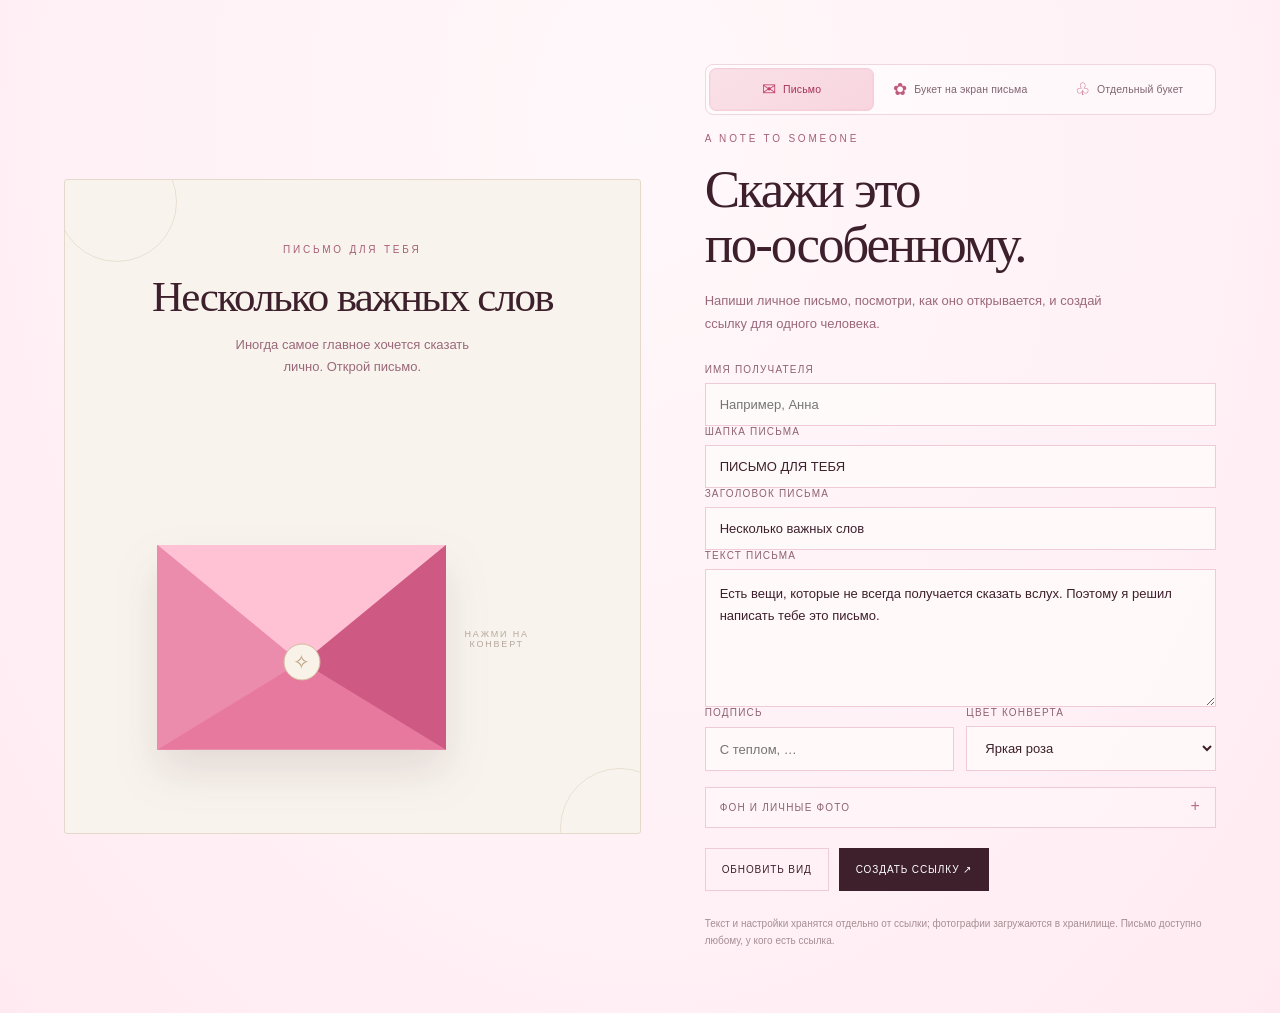
<file: index.html>
<!doctype html>
<html lang="ru">
<head>
  <meta charset="utf-8">
  <meta name="viewport" content="width=device-width, initial-scale=1">
  <meta name="theme-color" content="#fff0f5">
  <title>Письмо для тебя</title>
  <meta name="description" content="Красивое письмо, которое открывается прямо из конверта.">
<style>
*{box-sizing:border-box}
:root{--bg:#fff0f5;--bg2:#fff7f8;--paper:#fffdfb;--paper-edge:#ead9d6;--ink:#3e202d;--muted:#9a687a;--rose:#e7789e;--rose-dark:#ce5a83;--rose-light:#ffc1d4;--rose-mid:#ec8cac;--berry:#ad426b;--shadow:0 28px 70px rgba(113,48,73,.14);--ease:cubic-bezier(.22,.8,.22,1)}
html,body{margin:0;min-height:100%;background:var(--bg);color:var(--ink);font-family:"DM Sans",sans-serif}
body{background:radial-gradient(ellipse at 50% 12%,#fff8fa 0%,var(--bg) 68%,#ffeaf1 100%)}
button,input,textarea,select{font:inherit}
button{cursor:pointer}
[hidden]{display:none!important}
.app{min-height:100vh;display:grid;grid-template-columns:minmax(440px,1.06fr) minmax(390px,.94fr);gap:clamp(28px,5vw,88px);align-items:center;max-width:1440px;margin:0 auto;padding:clamp(24px,5vw,72px)}
.preview-panel{display:flex;justify-content:center;min-width:0}
.preview-paper{position:relative;width:min(100%,650px);min-height:650px;aspect-ratio: .88;background:#f8f4ed;border:1px solid #e5d9cb;border-radius:3px;display:flex;flex-direction:column;align-items:center;padding:clamp(34px,5vw,70px) 28px 24px;overflow:hidden}
.corner{position:absolute;width:120px;height:120px;border:1px solid #e8dfd2;border-radius:50%;pointer-events:none}
.corner-top{top:-38px;left:-8px}.corner-bottom{bottom:-55px;right:-40px}
.preview-heading{text-align:center;position:relative;z-index:1}
.eyebrow{font-size:10px;letter-spacing:.28em;text-transform:uppercase;color:#a65f79;margin:0 0 18px}
.preview-heading h1,.editor-content h2,.full-letter h1{font-family:"Playfair Display",Georgia,serif;font-weight:400;letter-spacing:-.04em}
.preview-heading h1{font-size:clamp(30px,3.5vw,43px);line-height:1.13;margin:0 0 12px}
.intro{font-size:13px;line-height:1.7;color:var(--muted);margin:0}
.envelope-stage{width:min(100%,390px);height:300px;position:relative;display:flex;align-items:center;justify-content:center;margin:auto 0 12px;perspective:1100px}
.envelope{--env-height:205px;position:relative;overflow:hidden;display:block;border:0;background:transparent;padding:0;width:min(100%,350px);height:var(--env-height);isolation:isolate;perspective:1000px;filter:drop-shadow(0 22px 22px rgba(89,37,57,.12));transition:filter .35s ease,transform .35s ease;outline-offset:8px}
.envelope:hover{filter:drop-shadow(0 26px 26px rgba(89,37,57,.16))}
.env-back,.env-pocket,.env-left,.env-right,.env-flap,.letter-peek{position:absolute;inset:0;display:block}
.env-back{background:var(--rose-light);border:1px solid rgba(148,52,86,.12);z-index:1}
.letter-peek{left:8%;width:84%;height:100%;top:0;bottom:auto;background:var(--paper);border:1px solid #f0dce3;box-shadow:0 3px 12px rgba(83,32,52,.07);z-index:2;padding:14px 12px 10px;display:flex;flex-direction:column;align-items:center;text-align:center;overflow:hidden;transform:translateY(0) scale(.985);transform-origin:50% 100%;transition:transform .62s cubic-bezier(.2,.72,.2,1);pointer-events:none}
.peek-topline{font-size:6px;letter-spacing:.22em;color:#ad6e83;margin:4px 0 10px}
.peek-title{font-family:"Playfair Display",Georgia,serif;font-size:17px;line-height:1.2;color:var(--ink)}
.peek-rule{width:28px;height:1px;background:#e4a6bb;margin:10px auto}
.peek-copy{font-family:"Playfair Display",Georgia,serif;font-size:9px;line-height:1.55;color:#755360;max-width:100%;overflow:hidden;display:-webkit-box;-webkit-line-clamp:3;-webkit-box-orient:vertical}
.env-pocket{z-index:3;inset:0;background:var(--rose);clip-path:polygon(0 0,50% 57%,100% 0,100% 100%,0 100%);pointer-events:none}
.env-left{z-index:4;background:var(--rose-mid);clip-path:polygon(0 0,50% 57%,0 100%);pointer-events:none}
.env-right{z-index:4;background:var(--rose-dark);clip-path:polygon(100% 0,50% 57%,100% 100%);pointer-events:none}
.env-flap{z-index:5;background:var(--rose-light);clip-path:polygon(0 0,100% 0,50% 58%);transform-origin:50% 0;transform:rotateX(0deg);backface-visibility:hidden;transition:transform .55s var(--ease);pointer-events:none}
.seal{position:absolute;z-index:6;left:50%;top:57%;transform:translate(-50%,-50%);width:37px;height:37px;border-radius:50%;background:#f8f2e9;border:1px solid #d4b89e;display:grid;place-items:center;color:#bd9d7d;font-size:17px;transition:opacity .2s ease,transform .35s var(--ease);pointer-events:none}
.seal span{font-family:Georgia,"Times New Roman",serif;font-variant-emoji:text;font-size:20px;font-weight:400;color:#bd9d7d;line-height:1}
.seal span{line-height:1}
.open-hint,.preview-footer{font-size:9px;letter-spacing:.2em;color:#b5a89d;text-align:center}
.open-hint{margin:0 0 16px}
.preview-footer{display:none!important;margin:16px 0 0;font-weight:600}
.editor-panel{min-width:0;display:flex;justify-content:center}
.editor-content{width:min(100%,470px)}
.editor-content>.eyebrow{margin-bottom:14px}
.editor-content h2{font-size:clamp(38px,4.2vw,53px);line-height:1.04;margin:0 0 18px}
.editor-lead{color:var(--muted);font-size:13px;line-height:1.75;max-width:410px;margin:0 0 28px}
#letterForm{display:grid;gap:16px}
label{display:grid;gap:8px;font-size:10px;letter-spacing:.12em;text-transform:uppercase;color:#8e6272}
input,textarea,select{width:100%;border:1px solid #efcad7;background:rgba(255,253,251,.72);border-radius:0;color:var(--ink);padding:13px 14px;outline:none;letter-spacing:normal;text-transform:none;font-size:13px;transition:border-color .2s,box-shadow .2s}
textarea{resize:vertical;min-height:120px;line-height:1.7}
input:focus,textarea:focus,select:focus{border-color:#d97c9b;box-shadow:0 0 0 3px rgba(217,124,155,.12)}
.form-row{display:grid;grid-template-columns:1fr 1fr;gap:12px}
.actions{display:flex;gap:10px;flex-wrap:wrap;margin-top:4px}
.button{border:1px solid #efcad7;padding:12px 16px;font-size:10px;letter-spacing:.09em;text-transform:uppercase;min-height:43px;transition:transform .2s,background .2s,border-color .2s}
.button:active{transform:translateY(1px)}
.button-secondary{background:transparent;color:var(--ink)}
.button-secondary:hover{background:#fff7f9}
.button-primary{background:#3e202d;border-color:#3e202d;color:#fff}
.button-primary:hover{background:#5b2b40}
.footnote{font-size:10px;line-height:1.7;color:#a68d94;margin:24px 0 0}
.share-result{margin-top:8px;padding:15px;border:1px solid #efcad7;background:rgba(255,255,255,.55)}
.share-result p{font-size:12px;margin:0 0 10px;color:var(--ink)}
.share-row{display:flex;gap:8px}.share-row input{min-width:0;font-size:11px}.share-row .button{white-space:nowrap}
.share-result small{display:block;margin-top:9px;font-size:10px;line-height:1.5;color:#a68d94}

/* Recipient mode */
.recipient-view{min-height:100svh;position:relative;overflow:hidden;padding:clamp(18px,4vw,40px);display:flex;flex-direction:column;align-items:center;justify-content:center;background:radial-gradient(ellipse at 50% 25%,#fff9fb 0%,#fff0f5 65%,#ffe9f0 100%);isolation:isolate}
.recipient-topline{position:absolute;top:28px;left:0;right:0;text-align:center;font-size:9px;letter-spacing:.3em;color:#b07a8d}
.close-letter{position:fixed;top:20px;right:24px;width:42px;height:42px;border:1px solid #efcad7;background:rgba(255,253,251,.85);color:var(--ink);font-size:26px;line-height:1;z-index:30;border-radius:50%;box-shadow:0 4px 18px rgba(83,32,52,.08)}
.recipient-envelope-wrap{width:min(100%,500px);display:flex;flex-direction:column;align-items:center;transition:opacity .35s ease,transform .35s ease}
.recipient-caption{font-family:"Playfair Display",Georgia,serif;font-size:clamp(25px,5vw,36px);text-align:center;line-height:1.2;margin:0 0 42px;max-width:420px}
.recipient-envelope{width:min(100%,420px);height:clamp(190px,48vw,250px);--env-height:250px;flex:none;overflow:hidden}
.recipient-envelope .letter-peek{top:-7%;height:112%;transform:translateY(28px) scale(.985);padding:14px 16px 10px}
.recipient-envelope .peek-topline{font-size:7px;margin:8px 0 13px}
.recipient-envelope .peek-title{font-size:clamp(18px,4vw,24px)}
.recipient-envelope .peek-copy{font-size:11px}
.recipient-envelope .seal{width:40px;height:40px}
.recipient-hint{font-size:9px;letter-spacing:.22em;color:#b38b99;margin:28px 0 0}

/* Staged flight: envelope remains a single stable object; the readable letter is a separate sheet that morphs to a viewport-sized page. */
.recipient-view.is-opening .recipient-envelope .env-flap{transform:rotateX(180deg);z-index:2}
.recipient-view.is-opening .recipient-envelope .seal{opacity:0;transform:translate(-50%,-50%) scale(.7)}
.recipient-view.is-opening .recipient-envelope .letter-peek{transform:translateY(-48px) scale(1);z-index:2}
.recipient-view.is-opening .recipient-hint,.recipient-view.is-opening .recipient-caption{opacity:0;transition:opacity .25s}
.letter-overlay{position:fixed;inset:0;z-index:20;display:grid;place-items:center;padding:clamp(14px,4vw,48px);background:rgba(255,239,245,0);opacity:0;visibility:hidden;pointer-events:none;transition:background .45s ease,opacity .35s ease,visibility 0s linear .7s}
.letter-overlay.is-visible{opacity:1;visibility:visible;pointer-events:auto;background:rgba(255,239,245,.97);transition:background .45s ease,opacity .35s ease,visibility 0s}
.full-letter{position:relative;width:min(100%,760px);max-height:min(86svh,980px);overflow:auto;overscroll-behavior:contain;background:var(--paper);border:1px solid #ecd9df;box-shadow:0 24px 90px rgba(104,43,67,.15);padding:clamp(30px,6vw,76px) clamp(24px,8vw,92px);text-align:center;opacity:0;transform:translateY(28px) scale(.88);transform-origin:50% 10%;border-radius:2px;scrollbar-color:#e6a6bd transparent;scrollbar-width:thin}
.full-letter:before,.full-letter:after{content:"";position:absolute;left:clamp(12px,2.5vw,24px);right:clamp(12px,2.5vw,24px);height:1px;background:#f0e2e5}
.full-letter:before{top:12px}.full-letter:after{bottom:12px}
.letter-overlay.is-visible .full-letter{animation:sheet-arrive .78s var(--ease) both}
@keyframes sheet-arrive{0%{opacity:0;transform:translateY(34px) scale(.86)}55%{opacity:1;transform:translateY(-5px) scale(1.012)}78%{transform:translateY(2px) scale(.997)}100%{opacity:1;transform:translateY(0) scale(1)}}
.letter-decoration{color:#e4a1b8;letter-spacing:.18em;font-size:14px}
.letter-decoration-top{margin-bottom:22px}
.letter-eyebrow{font-size:9px;letter-spacing:.28em;color:#b06e87;text-transform:uppercase;margin:0 0 18px}
.full-letter h1{font-size:clamp(30px,5vw,48px);line-height:1.12;margin:0 auto 16px;max-width:570px}
.to-line{font-size:13px;color:#a3657c;margin:0 0 20px}
.letter-divider{display:flex;align-items:center;gap:15px;justify-content:center;color:#d99ab0;margin:20px auto 26px;max-width:220px}
.letter-divider:before,.letter-divider:after{content:"";height:1px;background:#ecd4dd;flex:1}
.full-message{font-family:"Playfair Display",Georgia,serif;font-size:clamp(17px,2.3vw,21px);line-height:1.9;white-space:pre-wrap;overflow-wrap:anywhere;color:#563541;text-align:left;max-width:560px;margin:0 auto}
.full-signature{font-family:"Playfair Display",Georgia,serif;font-style:italic;font-size:20px;color:#a35e79;text-align:right;max-width:560px;margin:28px auto 34px;white-space:pre-wrap;overflow-wrap:anywhere}

.recipient-view.theme-blush{--rose:#ed9bb4;--rose-dark:#dc7e9d;--rose-mid:#f0a6bc;--rose-light:#ffd5e0}
.recipient-view.theme-berry{--rose:#bf527a;--rose-dark:#96345c;--rose-mid:#d87596;--rose-light:#f1b1c8}
.recipient-view.theme-rose{--rose:#e7789e;--rose-dark:#ce5a83;--rose-mid:#ec8cac;--rose-light:#ffc1d4}
@media(max-width:900px){.app{grid-template-columns:1fr;gap:34px;padding:22px}.preview-paper{min-height:580px;width:min(100%,560px)}.editor-content{width:min(100%,560px)}.editor-content h2{font-size:44px}.envelope-stage{height:270px}.envelope{width:min(100%,350px)}}
@media(max-width:520px){.app{padding:12px;gap:28px}.preview-paper{min-height:520px;padding:38px 18px 20px}.preview-heading h1{font-size:32px}.envelope-stage{height:235px;width:100%}.envelope{width:min(100%,320px);height:185px}.editor-content{padding:10px 7px 28px}.editor-content h2{font-size:40px}.form-row{grid-template-columns:1fr}.actions .button{flex:1}.recipient-view{padding:18px}.recipient-caption{margin-bottom:36px}.recipient-envelope{height:clamp(180px,52vw,230px)}.full-letter{max-height:88svh;padding:34px 23px}.full-message{font-size:17px;line-height:1.8}.close-letter{top:12px;right:12px;width:38px;height:38px}.desktop-only{display:none}}
@media(prefers-reduced-motion:reduce){*,*:before,*:after{scroll-behavior:auto!important;animation-duration:.01ms!important;animation-iteration-count:1!important;transition-duration:.01ms!important}}

.preview-paper.is-opening .env-flap{transform:rotateX(180deg);z-index:2}
.preview-paper.is-opening .seal{opacity:0;transform:translate(-50%,-50%) scale(.7)}
.preview-paper.is-opening .letter-peek{transform:translateY(-48px) scale(1);z-index:2}


/* Smooth, staged letter flight */
.recipient-view.is-opening .recipient-envelope .letter-peek > *,
.preview-paper.is-opening .letter-peek > *{opacity:0!important;transition:opacity .18s ease}
.recipient-view.is-opening .recipient-envelope .env-flap,
.preview-paper.is-opening .env-flap{transform:rotateX(180deg);z-index:2}
.recipient-view.is-opening .recipient-envelope .seal,
.preview-paper.is-opening .seal{opacity:0;transform:translate(-50%,-50%) scale(.72)}
/* The sheet remains behind the pocket; only its top edge emerges from the envelope. */
.recipient-view.is-opening .recipient-envelope .letter-peek,
.preview-paper.is-opening .letter-peek{transform:translateY(-48px) scale(1);z-index:2}
.letter-overlay{transition:background .55s ease,opacity .35s ease,visibility 0s linear .8s}
.letter-overlay.is-visible{transition:background .55s ease,opacity .35s ease,visibility 0s}
.letter-bottom-actions{opacity:0;visibility:hidden;transition:opacity .25s ease,visibility 0s linear .5s}
.letter-overlay.is-visible .letter-bottom-actions{opacity:1;visibility:visible;transition:opacity .3s ease .5s,visibility 0s}
.full-letter{transform-origin:top left;will-change:transform,left,top;width:min(100%,760px);height:min(86svh,980px);max-height:none;overflow:hidden}
.letter-overlay.is-visible .full-letter{animation:none}
.letter-bottom-actions{position:fixed;left:0;right:0;bottom:max(16px,env(safe-area-inset-bottom));z-index:26;display:flex;justify-content:center;pointer-events:none;padding:0 16px}
.letter-bottom-actions .button{pointer-events:auto;min-width:180px;padding:14px 22px;box-shadow:0 8px 28px rgba(62,32,45,.16)}
@media(max-width:520px){.full-letter{height:80svh;max-height:none}.letter-bottom-actions{bottom:max(12px,env(safe-area-inset-bottom))}.letter-bottom-actions .button{min-height:44px}}


/* Regression fix: closed sheet is constrained to the envelope box, so no paper edge can leak out below. */
.envelope:not(.is-opening) .letter-peek{top:0!important;height:100%!important;transform:translateY(0) scale(.985)!important}
.envelope:not(.is-opening) .env-back{z-index:1}
.envelope:not(.is-opening) .letter-peek{z-index:2}
.envelope:not(.is-opening) .env-pocket{z-index:3}
.envelope:not(.is-opening) .env-left,.envelope:not(.is-opening) .env-right{z-index:4}
.envelope:not(.is-opening) .env-flap{z-index:5}


/* Decorative star is drawn with CSS, never rendered as a platform emoji. */
.letter-decoration-top{font-size:0!important;color:var(--rose)!important;width:30px;height:30px;margin:0 auto 18px;display:block}
.letter-decoration-top:before{content:"";display:block;width:26px;height:26px;margin:2px auto;background:var(--rose);clip-path:polygon(50% 0%,61% 36%,100% 50%,61% 61%,50% 100%,39% 61%,0% 50%,39% 36%);opacity:.72}
.full-letter{overflow-x:hidden;overflow-y:auto;overscroll-behavior:contain}
.full-letter:before,.full-letter:after{display:none!important;content:none!important}
.letter-divider:before,.letter-divider:after{display:none!important;content:none!important}


/* User-selected background image and personal floating photos */
.visual-settings{border:1px solid #efcad7;background:rgba(255,255,255,.28);padding:12px 14px}
.visual-settings>summary{cursor:pointer;list-style:none;position:relative;padding:2px 22px 2px 0;font-size:10px;letter-spacing:.12em;text-transform:uppercase;color:#8e6272}
.visual-settings>summary::-webkit-details-marker{display:none}
.visual-settings>summary:after{content:"+";position:absolute;right:0;top:0;font-size:16px;line-height:12px;color:#b86f88}
.visual-settings[open]>summary:after{content:"−"}
.visual-settings-body{display:grid;gap:13px;margin-top:15px}
.visual-settings input[type=file]{font-size:12px;letter-spacing:normal;text-transform:none;padding:9px;background:rgba(255,253,251,.8);max-width:100%}
.file-help{font-size:10px;line-height:1.55;letter-spacing:normal;text-transform:none;color:#a68d94;margin:0}
.background-preview{height:86px;background-size:cover;background-position:center;border:1px solid #efcad7;box-shadow:0 4px 12px rgba(83,32,52,.06)}
.personal-photo-previews{display:flex;flex-wrap:wrap;gap:8px}
.personal-photo-thumb{position:relative;width:54px;height:68px;padding:3px;background:#fff;border:1px solid #e9bfce;box-shadow:0 2px 8px rgba(83,32,52,.08);cursor:pointer}
.personal-photo-thumb img{display:block;width:100%;height:100%;object-fit:cover}
.personal-photo-thumb span{position:absolute;top:-6px;right:-6px;width:19px;height:19px;border-radius:50%;background:#54283a;color:#fff;font-size:15px;line-height:18px;text-align:center;box-shadow:0 1px 4px rgba(0,0,0,.15)}
.image-status{font-size:10px;line-height:1.5;color:#a65f79;margin:0}
.recipient-view{background-size:cover;background-position:center;background-repeat:no-repeat}
.recipient-view.has-photo-background{background-color:#fff0f5}
.floating-photos{position:absolute;inset:0;z-index:1;overflow:hidden;pointer-events:none}
.floating-photo{position:absolute;display:block;width:clamp(82px,10vw,145px);aspect-ratio:3/4;object-fit:cover;padding:5px 5px 17px;background:#fffdfb;border:1px solid rgba(235,207,218,.9);border-radius:2px;box-shadow:0 12px 30px rgba(74,25,45,.15);opacity:.97;transform:rotate(var(--photo-tilt,0deg))}
.recipient-topline{z-index:2}
.recipient-envelope-wrap{position:relative;z-index:2}
@media(max-width:700px){.floating-photo{width:clamp(48px,13vw,72px);padding:3px 3px 10px;box-shadow:0 7px 17px rgba(74,25,45,.15)}}


/* Photo layout editor: drag images into place; crop + frame options are persisted with the letter. */
.photo-placement-editor{display:grid;gap:10px}
.photo-placement-stage{position:relative;width:100%;min-height:220px;aspect-ratio:1.45/1;max-height:330px;overflow:hidden;border:1px solid #e9cad5;background:radial-gradient(ellipse at 50% 38%,#fff9fb,#ffeaf1);touch-action:none;user-select:none}
.placement-stage-label{position:absolute;top:10px;left:0;right:0;text-align:center;font-size:7px;letter-spacing:.22em;color:#b98798;pointer-events:none}
.placement-mini-envelope{position:absolute;width:40%;height:27%;left:50%;top:52%;transform:translate(-50%,-50%);background:var(--rose-light);box-shadow:0 6px 13px rgba(83,32,52,.12);overflow:hidden}
.placement-mini-envelope i,.placement-mini-envelope b{position:absolute;inset:0}
.placement-mini-envelope i{background:var(--rose);clip-path:polygon(0 0,50% 60%,100% 0,100% 100%,0 100%)}
.placement-mini-envelope b{background:var(--rose-light);clip-path:polygon(0 0,100% 0,50% 60%)}
.photo-placement-layer{position:absolute;inset:0}
.photo-stage-item{position:absolute;left:50%;top:50%;width:clamp(42px,14%,68px);aspect-ratio:3/4;display:flex;flex-direction:column;cursor:grab;touch-action:none;transform:translate(-50%,-50%) rotate(var(--photo-tilt,0deg));box-shadow:0 4px 10px rgba(74,25,45,.18);outline:1px solid rgba(255,255,255,.75)}
.photo-stage-item:active{cursor:grabbing}
.photo-stage-item.is-selected{outline:2px solid #b83f69;outline-offset:2px;z-index:20!important}
.photo-stage-item .floating-photo-image{min-height:0}
.personal-photo-previews{display:flex;flex-wrap:wrap;gap:8px}
.photo-thumb-wrap{position:relative}
.personal-photo-thumb{position:relative;width:54px;height:68px;padding:3px;background:#fff;border:1px solid #e9bfce;box-shadow:0 2px 8px rgba(83,32,52,.08);cursor:pointer}
.personal-photo-thumb.is-selected{outline:2px solid #b83f69;outline-offset:2px}
.personal-photo-thumb img{display:block;width:100%;height:100%;object-fit:cover}
.photo-remove{position:absolute;top:-7px;right:-7px;width:20px;height:20px;padding:0;border:0;border-radius:50%;background:#54283a;color:#fff;font-size:16px;line-height:20px;z-index:3}
.photo-editor-controls{display:grid;gap:10px;padding:12px;border:1px solid #efcad7;background:rgba(255,255,255,.35)}
.photo-editor-label{font-size:10px;letter-spacing:.12em;text-transform:uppercase;color:#8e6272;margin:0}
.photo-controls-grid{display:grid;grid-template-columns:1fr 1fr;gap:10px}
.photo-controls-grid input[type=range]{padding:7px 0;box-shadow:none}
.floating-photo-frame{position:absolute;left:0;top:0;width:clamp(82px,10vw,145px);aspect-ratio:3/4;display:flex;flex-direction:column;overflow:hidden;transform:translate(-50%,-50%) rotate(var(--photo-tilt,0deg));box-shadow:0 12px 30px rgba(74,25,45,.15);border:1px solid rgba(235,207,218,.9);background:#fffdfb}
.floating-photo-image{display:block;width:100%;height:100%;min-height:0;flex:1;object-fit:cover}
.crop-portrait{aspect-ratio:3/4}
.crop-landscape{aspect-ratio:4/3}
.crop-soft{aspect-ratio:3/4;border-radius:22%}
.crop-circle{aspect-ratio:1/1;border-radius:50%}
.crop-oval{aspect-ratio:.78/1;border-radius:50%}
.crop-arch{aspect-ratio:3/4;border-radius:50% 50% 5px 5px}
.crop-heart{aspect-ratio:1/1;clip-path:polygon(50% 100%,8% 58%,0 39%,2% 22%,12% 9%,28% 4%,40% 10%,50% 23%,60% 10%,72% 4%,88% 9%,98% 22%,100% 39%,92% 58%)}
.crop-stamp{aspect-ratio:3/4;clip-path:polygon(0 0,100% 0,100% 8%,94% 8%,94% 17%,100% 17%,100% 83%,94% 83%,94% 92%,100% 92%,100% 100%,0 100%,0 92%,6% 92%,6% 83%,0 83%,0 17%,6% 17%,6% 8%,0 8%)}
.frame-polaroid{padding:5px 5px 18px;background:#fffdfb;border:1px solid #e8dce0}
.frame-white{padding:4px;background:#fff;border:3px solid #fff}
.frame-pink{padding:4px;background:#fff5f8;border:3px solid #f1a4bd}
.frame-gold{padding:5px;background:#fff8eb;border:3px solid #c5a16c;box-shadow:0 8px 20px rgba(116,83,38,.16)}
.frame-film{padding:8px 5px;background:#3d2933;border:2px solid #3d2933}
.frame-none{padding:0;background:transparent;border:0;box-shadow:none}
.size-small{width:clamp(62px,7vw,96px)}
.size-medium{width:clamp(82px,10vw,145px)}
.size-large{width:clamp(100px,13vw,178px)}
@media(max-width:700px){.floating-photo-frame{width:clamp(48px,13vw,72px);box-shadow:0 7px 17px rgba(74,25,45,.15)}.size-small{width:clamp(42px,10vw,58px)}.size-medium{width:clamp(48px,13vw,72px)}.size-large{width:clamp(62px,16vw,88px)}.photo-controls-grid{grid-template-columns:1fr 1fr}}


/* Keep the draggable placement thumbnails proportional to their small editor canvas. */
.photo-stage-item.size-small{width:clamp(32px,8%,42px)}
.photo-stage-item.size-medium{width:clamp(38px,11%,52px)}
.photo-stage-item.size-large{width:clamp(44px,14%,64px)}


/* Recipient experience: mobile-safe photo positions, clear transitions and accessible full-screen viewer. */
.floating-photos{pointer-events:none;opacity:1;filter:none;transition:opacity .95s cubic-bezier(.22,.8,.22,1),filter .95s cubic-bezier(.22,.8,.22,1)}
.floating-photo-frame{pointer-events:auto;touch-action:none;cursor:grab;user-select:none;-webkit-user-select:none;will-change:left,top;transition:filter .55s cubic-bezier(.22,.8,.22,1),box-shadow .55s ease}
.floating-photo-frame:active{cursor:grabbing}
.floating-photo-frame .floating-photo-image{pointer-events:none;-webkit-user-drag:none}
.recipient-view.is-opening .floating-photos{filter:blur(.25px);opacity:1}
.letter-overlay{background:rgba(255,239,245,0);backdrop-filter:blur(0);-webkit-backdrop-filter:blur(0);transition:background 1.15s cubic-bezier(.22,.8,.22,1),opacity .7s ease,backdrop-filter 1.15s ease,-webkit-backdrop-filter 1.15s ease,visibility 0s linear .8s}
.letter-overlay.is-visible{background:rgba(255,239,245,.28);backdrop-filter:blur(1.1px);-webkit-backdrop-filter:blur(1.1px);transition:background 1.15s cubic-bezier(.22,.8,.22,1),opacity .7s ease,backdrop-filter 1.15s ease,-webkit-backdrop-filter 1.15s ease,visibility 0s}
@media(max-width:700px){
  .recipient-view{min-height:100svh;min-height:100dvh;padding-top:max(86px,calc(env(safe-area-inset-top) + 58px));padding-bottom:max(100px,calc(env(safe-area-inset-bottom) + 80px))}
  .recipient-topline{top:max(28px,calc(env(safe-area-inset-top) + 12px));font-size:9px}
  .recipient-envelope-wrap{width:100%;max-width:500px}
  .recipient-caption{font-size:clamp(25px,6.1vw,34px);line-height:1.18;max-width:360px;margin:0 0 clamp(30px,8vw,48px);padding:0 20px}
  .recipient-envelope{width:min(84vw,420px);height:auto;aspect-ratio:1.68;--env-height:auto}
  .recipient-envelope .letter-peek{height:100%;top:0;padding:12px 14px}
  .recipient-envelope .peek-topline{margin:7px 0 10px;font-size:6px}
  .recipient-envelope .peek-title{font-size:clamp(17px,4.2vw,22px)}
  .recipient-envelope .peek-copy{font-size:10px}
  .recipient-hint{margin-top:24px;font-size:9px;letter-spacing:.17em;text-align:center}
  .floating-photo-frame{width:clamp(46px,12vw,68px);max-width:68px;box-shadow:0 7px 18px rgba(74,25,45,.18)}
  .floating-photo-frame.size-small{width:clamp(42px,9vw,54px)}
  .floating-photo-frame.size-medium{width:clamp(46px,12vw,68px)}
  .floating-photo-frame.size-large{width:clamp(54px,14vw,80px)}
  .floating-photo-frame.frame-polaroid{padding:3px 3px 10px}
  .floating-photo-frame.frame-film{padding:6px 4px}
  .floating-photo-frame.frame-gold{padding:3px}
  .letter-overlay.is-visible{background:rgba(255,239,245,.28)}
  .photo-lightbox{padding:max(16px,env(safe-area-inset-top)) 14px max(20px,env(safe-area-inset-bottom))}
}
.photo-lightbox{position:fixed;inset:0;z-index:90;display:flex;flex-direction:column;align-items:center;justify-content:center;gap:16px;padding:24px;background:rgba(255,241,246,.985);opacity:0;visibility:hidden;pointer-events:none;transition:opacity .42s cubic-bezier(.22,.8,.22,1),visibility 0s linear .45s}
.photo-lightbox.is-visible{opacity:1;visibility:visible;pointer-events:auto;transition:opacity .42s cubic-bezier(.22,.8,.22,1),visibility 0s}
.photo-lightbox-close{position:absolute;right:max(18px,env(safe-area-inset-right));top:max(18px,env(safe-area-inset-top));width:44px;height:44px;border:1px solid #eac8d5;border-radius:50%;background:rgba(255,255,255,.9);color:#3e202d;font-size:28px;line-height:1;z-index:2;box-shadow:0 5px 18px rgba(83,32,52,.1)}
.photo-lightbox-media{display:flex;align-items:center;justify-content:center;max-width:96vw;max-height:78svh;padding:10px;background:#fffdfb;border:1px solid #ecd9df;box-shadow:0 18px 55px rgba(104,43,67,.18);transition:box-shadow .25s ease;overflow:visible;touch-action:none;user-select:none;-webkit-user-select:none}
.photo-lightbox-media img{display:block;max-width:min(92vw,1100px);max-height:calc(78svh - 24px);width:auto;height:auto;object-fit:contain;border-radius:0;clip-path:none;transform:translate(0px,0px) scale(1);transform-origin:center center;will-change:transform;touch-action:none;user-select:none;-webkit-user-drag:none}
.photo-zoom-controls{display:flex;align-items:center;justify-content:center;gap:10px}
.photo-zoom-controls button{min-width:46px;height:42px;padding:0 13px;border:1px solid #eac8d5;border-radius:999px;background:rgba(255,255,255,.92);color:#3e202d;font-size:21px;box-shadow:0 5px 18px rgba(83,32,52,.08)}
#photoZoomReset{min-width:76px;font-size:12px;letter-spacing:.08em}
.photo-zoom-controls button:active{transform:scale(.97)}
.photo-lightbox-media.frame-polaroid{padding:10px 10px 34px;background:#fffdfb}
.photo-lightbox-media.frame-pink{border:6px solid #f1a4bd;background:#fff5f8}
.photo-lightbox-media.frame-gold{border:6px solid #c5a16c;background:#fff8eb}
.photo-lightbox-media.frame-film{border:8px solid #3d2933;background:#3d2933}
.photo-lightbox-media.frame-white{border:7px solid #fff;background:#fff}
.photo-lightbox-media.frame-none{border:0;background:transparent;padding:0;box-shadow:none}
.photo-lightbox-hint{font-size:10px;letter-spacing:.15em;color:#a97789;text-align:center;margin:0}
@media(max-width:520px){.photo-lightbox-media{max-width:95vw;max-height:76svh;padding:6px}.photo-lightbox-media img{max-width:calc(95vw - 12px);max-height:calc(76svh - 12px)}.photo-lightbox-media.frame-polaroid{padding:6px 6px 24px}.photo-zoom-controls button{min-width:44px;height:42px}}
@media(prefers-reduced-motion:reduce){.photo-lightbox,.photo-lightbox-media,.floating-photos,.floating-photo-frame,.letter-overlay{transition-duration:.01ms!important}}


/* Crop mask clips the pixels of the image itself; the frame is a separate decorative layer. */
.photo-crop-mask{position:relative;display:block;flex:1 1 auto;width:100%;height:100%;min-width:0;min-height:0;overflow:hidden;align-self:stretch}
.photo-crop-mask>.floating-photo-image{display:block;width:100%;height:100%;min-width:0;min-height:0;object-fit:cover;flex:none}
.photo-crop-mask.crop-portrait{aspect-ratio:3/4}
.photo-crop-mask.crop-landscape{aspect-ratio:4/3;flex:0 0 auto;height:auto;max-height:100%;margin:auto 0}
.photo-crop-mask.crop-soft{border-radius:22%}
.photo-crop-mask.crop-circle{aspect-ratio:1/1;width:100%;height:auto;flex:0 0 auto;max-height:100%;border-radius:50%;margin:auto 0}
.photo-crop-mask.crop-oval{aspect-ratio:.78/1;width:100%;height:auto;flex:0 0 auto;max-height:100%;border-radius:50%;margin:auto 0}
.photo-crop-mask.crop-arch{border-radius:50% 50% 5px 5px}
.photo-crop-mask.crop-heart{aspect-ratio:1/1;width:100%;height:auto;flex:0 0 auto;max-height:100%;clip-path:polygon(50% 100%,8% 58%,0 39%,2% 22%,12% 9%,28% 4%,40% 10%,50% 23%,60% 10%,72% 4%,88% 9%,98% 22%,100% 39%,92% 58%);margin:auto 0}
.photo-crop-mask.crop-stamp{clip-path:polygon(0 0,100% 0,100% 8%,94% 8%,94% 17%,100% 17%,100% 83%,94% 83%,94% 92%,100% 92%,100% 100%,0 100%,0 92%,6% 92%,6% 83%,0 83%,0 17%,6% 17%,6% 8%,0 8%)}
.floating-photo-frame[data-crop="landscape"]:not(.frame-polaroid),.photo-stage-item[data-crop="landscape"]{aspect-ratio:4/3}
.floating-photo-frame[data-crop="circle"]:not(.frame-polaroid),.floating-photo-frame[data-crop="heart"]:not(.frame-polaroid),.photo-stage-item[data-crop="circle"],.photo-stage-item[data-crop="heart"]{aspect-ratio:1/1}
.floating-photo-frame[data-crop="oval"]:not(.frame-polaroid),.photo-stage-item[data-crop="oval"]{aspect-ratio:.78/1}
.floating-photo-frame[data-crop="arch"]:not(.frame-polaroid),.floating-photo-frame[data-crop="stamp"]:not(.frame-polaroid),.photo-stage-item[data-crop="arch"],.photo-stage-item[data-crop="stamp"]{aspect-ratio:3/4}
.floating-photo-frame[data-crop="heart"]:not(.frame-polaroid){clip-path:polygon(50% 100%,8% 58%,0 39%,2% 22%,12% 9%,28% 4%,40% 10%,50% 23%,60% 10%,72% 4%,88% 9%,98% 22%,100% 39%,92% 58%)}
.floating-photo-frame[data-crop="stamp"]:not(.frame-polaroid){clip-path:polygon(0 0,100% 0,100% 8%,94% 8%,94% 17%,100% 17%,100% 83%,94% 83%,94% 92%,100% 92%,100% 100%,0 100%,0 92%,6% 92%,6% 83%,0 83%,0 17%,6% 17%,6% 8%,0 8%)}
.floating-photo-frame[data-crop="circle"]:not(.frame-polaroid){border-radius:50%}
.floating-photo-frame[data-crop="oval"]:not(.frame-polaroid){border-radius:50%}
.floating-photo-frame[data-crop="arch"]:not(.frame-polaroid){border-radius:50% 50% 5px 5px}
.photo-stage-item[data-crop="circle"],.photo-stage-item[data-crop="oval"],.photo-stage-item[data-crop="arch"]{overflow:hidden}

</style>
<link rel="stylesheet" href="./bouquet.css">
</head>
<body>
  <main id="builder" class="app">
    <section class="preview-panel" aria-label="Предпросмотр">
      <div class="preview-paper" id="letterPreviewPaper">
        <span class="corner corner-top"></span><span class="corner corner-bottom"></span>
        <div id="letterPreviewBouquetLayer" class="letter-preview-bouquet-layer" hidden aria-label="Цветочная композиция вокруг конверта">
          <div id="letterPreviewBouquetGreenery" class="bouquet-greenery-layer"></div>
          <div id="letterPreviewBouquetFlowers" class="bouquet-flower-layer"></div>
          <div id="letterPreviewBouquetDecor" class="letter-preview-bouquet-decor"></div>
        </div>
        <div class="preview-heading">
          <p class="eyebrow" id="previewHeader">ПИСЬМО ДЛЯ ТЕБЯ</p>
          <h1 id="previewTitle">Несколько важных слов</h1>
          <p class="intro">Иногда самое главное хочется сказать<br class="desktop-only"> лично. Открой письмо.</p>
        </div>
        <div class="envelope-stage">
          <button class="envelope" id="envelope" type="button" aria-label="Открыть письмо">
            <span class="env-back"></span>
            <span class="letter-peek" id="letterPeek">
              <span class="peek-topline" id="peekHeader">ПИСЬМО ДЛЯ ТЕБЯ</span>
              <span class="peek-title" id="peekTitle">Несколько важных слов</span>
              <span class="peek-rule"></span>
              <span class="peek-copy" id="peekCopy">Есть вещи, которые не всегда получается сказать вслух.</span>
            </span>
            <span class="env-pocket"></span>
            <span class="env-left"></span><span class="env-right"></span>
            <span class="env-flap"></span>
            <span class="seal"><span aria-hidden="true">✧︎</span></span>
          </button>
          <p class="open-hint" id="openHint">НАЖМИ НА КОНВЕРТ</p>
        </div>
        <p class="preview-footer">MADE WITH CARE · A PRIVATE LETTER</p>
      </div>
      <div class="bouquet-preview-panel" id="bouquetPreviewPanel" hidden>
        <div class="bouquet-preview-sheet" id="bouquetPreviewSheet">
          <span class="bouquet-preview-eyebrow" id="bouquetPreviewHeader">A LITTLE BOUQUET FOR YOU</span>
          <h1 class="bouquet-preview-title" id="bouquetPreviewTitle">Небольшой букет для тебя</h1>
          <div class="bouquet-arrangement-stage" id="bouquetPreviewStage" aria-label="Перетаскивай цветы, чтобы изменить букет">
            <div class="bouquet-greenery-layer" id="bouquetPreviewGreenery"></div>
            <div class="bouquet-flower-layer" id="bouquetPreviewFlowers"></div>
            <div class="bouquet-wrap" aria-hidden="true"><span></span><i></i></div>
            <div class="bouquet-ribbon" aria-hidden="true"></div>
          </div>
          <article class="bouquet-card-preview card-cream" id="bouquetPreviewCard">
            <p class="bouquet-card-to" id="bouquetPreviewTo">Для тебя</p>
            <p class="bouquet-card-message" id="bouquetPreviewMessage">Самые тёплые слова — для тебя.</p>
            <p class="bouquet-card-from" id="bouquetPreviewFrom">С любовью</p>
          </article>
          <p class="bouquet-preview-foot">СОЗДАНО СПЕЦИАЛЬНО ДЛЯ ТЕБЯ</p>
        </div>
      </div>
    </section>
    <section class="editor-panel">
      <div class="editor-content">
        <div class="builder-mode-switch" role="group" aria-label="Режим создания">
          <button type="button" class="builder-mode-button is-active" data-builder-mode="letter" aria-pressed="true"><span aria-hidden="true">✉</span> Письмо</button>
          <button type="button" class="builder-mode-button" data-builder-mode="attached" aria-pressed="false"><span aria-hidden="true">✿</span> Букет на экран письма</button>
          <button type="button" class="builder-mode-button" data-builder-mode="bouquet" aria-pressed="false"><span aria-hidden="true">♧</span> Отдельный букет</button>
        </div>
        <div id="editorIntro" class="editor-intro">
          <p class="eyebrow" id="editorEyebrow">A NOTE TO SOMEONE</p>
          <h2 id="editorHeading">Скажи это<br>по-особенному.</h2>
          <p class="editor-lead" id="editorLead">Напиши личное письмо, посмотри, как оно открывается, и создай ссылку для одного человека.</p>
        </div>
        <form id="letterForm">
          <div id="letterCoreFields" class="letter-core-fields">
          <label>Имя получателя
            <input id="recipient" maxlength="80" placeholder="Например, Анна" autocomplete="off">
          </label>
          <label>Шапка письма
            <input id="headerText" maxlength="80" value="ПИСЬМО ДЛЯ ТЕБЯ" placeholder="Например, ПИСЬМО ДЛЯ ТЕБЯ">
          </label>
          <label>Заголовок письма
            <input id="title" maxlength="100" value="Несколько важных слов">
          </label>
          <label>Текст письма
            <textarea id="message" rows="5" maxlength="5000">Есть вещи, которые не всегда получается сказать вслух. Поэтому я решил написать тебе это письмо.</textarea>
          </label>
          <div class="form-row">
            <label>Подпись
              <input id="signature" maxlength="100" placeholder="С теплом, …">
            </label>
            <label>Цвет конверта
              <select id="theme">
                <option value="rose">Яркая роза</option>
                <option value="blush">Нежный румянец</option>
                <option value="berry">Ягодный</option>
                <option value="lavender">Лавандовый</option>
                <option value="sage">Шалфей</option>
                <option value="peach">Персиковый</option>
                <option value="sky">Небесный</option>
                <option value="champagne">Шампань</option>
                <option value="midnight">Лунный</option>
              </select>
            </label>
          </div>
          </div>
          <details class="visual-settings" id="letterVisualSettings">
            <summary>Фон и личные фото</summary>
            <div class="visual-settings-body">
              <section class="letter-bouquet-settings" aria-labelledby="letterBouquetTitle">
                <label class="letter-bouquet-toggle">
                  <input id="enableLetterBouquet" type="checkbox">
                  <span><strong id="letterBouquetTitle">Добавить букет на экран письма</strong><small>Цветы будут вокруг конверта на странице получателя. Их можно передвигать.</small></span>
                  <i aria-hidden="true" class="bouquet-toggle-chevron"></i>
                </label>
                <div id="letterBouquetEditor" class="letter-bouquet-editor" hidden>
                  <div class="letter-bouquet-section-heading">ВЫБОР ЦВЕТОВ <span>(ДО 15)</span></div>
                  <p class="file-help">Нажимай на цветы, чтобы добавить их. Перетаскивай цветы на макете слева, чтобы расставить композицию.</p>
                  <div id="letterBouquetEditorStage" class="bouquet-arrangement-stage letter-bouquet-editor-stage" aria-label="Расположение букета на экране письма">
                    <div id="letterBouquetEditorGreenery" class="bouquet-greenery-layer"></div>
                    <div id="letterBouquetEditorFlowers" class="bouquet-flower-layer"></div>
                    <div class="letter-bouquet-guide-envelope" aria-hidden="true"></div>
                  </div>
                  <div class="letter-bouquet-flower-picker" id="letterBouquetFlowerPicker">
                    <button type="button" data-add-letter-flower="rose" title="Добавить розу"><span data-letter-flower-art="rose"></span><small>Роза</small></button>
                    <button type="button" data-add-letter-flower="peony" title="Добавить пион"><span data-letter-flower-art="peony"></span><small>Пион</small></button>
                    <button type="button" data-add-letter-flower="ranunculus" title="Добавить ранункулюс"><span data-letter-flower-art="ranunculus"></span><small>Ранункулюс</small></button>
                    <button type="button" data-add-letter-flower="tulip" title="Добавить тюльпан"><span data-letter-flower-art="tulip"></span><small>Тюльпан</small></button>
                    <button type="button" data-add-letter-flower="daisy" title="Добавить ромашку"><span data-letter-flower-art="daisy"></span><small>Ромашка</small></button>
                    <button type="button" data-add-letter-flower="lily" title="Добавить лилию"><span data-letter-flower-art="lily"></span><small>Лилия</small></button>
                    <button type="button" data-add-letter-flower="hydrangea" title="Добавить гортензию"><span data-letter-flower-art="hydrangea"></span><small>Гортензия</small></button>
                    <button type="button" data-add-letter-flower="carnation" title="Добавить гвоздику"><span data-letter-flower-art="carnation"></span><small>Гвоздика</small></button>
                    <button type="button" data-add-letter-flower="anemone" title="Добавить анемон"><span data-letter-flower-art="anemone"></span><small>Анемон</small></button>
                    <button type="button" data-add-letter-flower="lavender" title="Добавить лаванду"><span data-letter-flower-art="lavender"></span><small>Лаванда</small></button>
                    <button type="button" data-add-letter-flower="gypsophila" title="Добавить гипсофилу"><span data-letter-flower-art="gypsophila"></span><small>Гипсофила</small></button>
                    <button type="button" data-add-letter-flower="sunflower" title="Добавить подсолнух"><span data-letter-flower-art="sunflower"></span><small>Подсолнух</small></button>
                  </div>

                  <div class="letter-bouquet-section-heading">ЦВЕТОВАЯ ПАЛИТРА</div>
                  <div class="letter-bouquet-palette-grid" id="letterBouquetPaletteGrid">
                    <button type="button" data-letter-bouquet-palette="rose" class="is-selected"><i style="--swatch:#efacb9"></i><span>Нежная роза</span></button>
                    <button type="button" data-letter-bouquet-palette="peach"><i style="--swatch:#f1b69b"></i><span>Пастельный персик</span></button>
                    <button type="button" data-letter-bouquet-palette="lavender"><i style="--swatch:#b9a9db"></i><span>Лавандовая дымка</span></button>
                    <button type="button" data-letter-bouquet-palette="sage"><i style="--swatch:#a9bca4"></i><span>Зелёный шалфей</span></button>
                    <button type="button" data-letter-bouquet-palette="champagne"><i style="--swatch:#d6c4a4"></i><span>Кремовая классика</span></button>
                    <button type="button" data-letter-bouquet-palette="berry"><i style="--swatch:#c87f91"></i><span>Пыльная роза</span></button>
                    <button type="button" data-letter-bouquet-palette="sky"><i style="--swatch:#a8c7d9"></i><span>Небесная свежесть</span></button>
                    <button type="button" data-letter-bouquet-palette="midnight"><i style="--swatch:#9181b4"></i><span>Вечерняя лаванда</span></button>
                  </div>

                  <div class="letter-bouquet-section-heading">ЗЕЛЕНЬ И ДОПОЛНИТЕЛЬНЫЕ ЭЛЕМЕНТЫ</div>
                  <div class="letter-bouquet-extras-grid">
                    <button type="button" data-letter-decor="eucalyptus" class="is-selected"><span class="extra-art greenery-eucalyptus"></span><small>Эвкалипт</small></button>
                    <button type="button" data-letter-decor="ruscus"><span class="extra-art greenery-ruscus"></span><small>Рускус</small></button>
                    <button type="button" data-letter-decor="gypsophila"><span class="extra-art greenery-gypsophila"></span><small>Гипсофила</small></button>
                    <button type="button" data-letter-decor="olive"><span class="extra-art greenery-olive"></span><small>Оливковая ветвь</small></button>
                    <button type="button" data-letter-decor="salal"><span class="extra-art greenery-salal"></span><small>Салал</small></button>
                    <button type="button" data-letter-decor="petals"><span class="extra-art extra-petals"></span><small>Лепестки</small></button>
                    <button type="button" data-letter-decor="ribbon"><span class="extra-art extra-ribbon"></span><small>Ленты</small></button>
                    <button type="button" data-letter-decor="postcard"><span class="extra-art extra-postcard"></span><small>Открытки</small></button>
                  </div>

                  <div class="letter-bouquet-controls hidden-bouquet-setting">
                    <label>Зелень
                      <select id="letterBouquetGreenery">
                        <option value="eucalyptus">Эвкалипт</option><option value="fern">Папоротник</option><option value="olive">Оливковые ветви</option><option value="willow">Ива</option>
                        <option value="ruscus">Рускус</option><option value="gypsophila">Гипсофила</option><option value="salal">Салал</option>
                      </select>
                    </label>
                    <label>Палитра букета
                      <select id="letterBouquetTheme">
                        <option value="rose">Нежная роза</option><option value="lavender">Лавандовая дымка</option><option value="sage">Зелёный шалфей</option><option value="peach">Пастельный персик</option><option value="sky">Небесная свежесть</option><option value="champagne">Кремовая классика</option><option value="midnight">Вечерняя лаванда</option><option value="berry">Пыльная роза</option>
                      </select>
                    </label>
                  </div>
                  <div id="letterBouquetSelectedControls" class="letter-bouquet-selected" hidden>
                    <div class="letter-bouquet-selected-identity">
                      <span id="letterBouquetSelectedThumb" class="selected-flower-art"></span>
                      <div><strong id="letterBouquetSelectedName">Ранункулюс</strong><small id="letterBouquetSelectedType">Нежно-розовый</small><button type="button" id="removeLetterBouquetFlower" class="button button-secondary">Удалить</button></div>
                    </div>
                    <div class="letter-bouquet-sliders">
                      <label>Размер <output id="letterBouquetScaleOut">86%</output><input id="letterBouquetFlowerScale" type="range" min="70" max="130" step="1" value="86"></label>
                      <label>Поворот <output id="letterBouquetRotationOut">0°</output><input id="letterBouquetFlowerRotation" type="range" min="-35" max="35" step="1" value="0"></label>
                    </div>
                    <div class="letter-bouquet-layer-controls"><span>Отразить</span><button type="button" id="letterBouquetFlip" aria-label="Отразить цветок">↔</button><span>На слой</span><button type="button" id="letterBouquetLayerDown" aria-label="Переместить ниже">↓</button><button type="button" id="letterBouquetLayerUp" aria-label="Переместить выше">↑</button></div>
                  </div>
                  <p id="letterBouquetStatus" class="image-status" aria-live="polite">Добавлено 5 из 15 цветов. Перетаскивай цветы мышью или пальцем.</p>
                </div>
              </section>
              <div id="nonBouquetVisualSettings">
              <label>Фон экрана получателя
                <select id="backgroundMode">
                  <option value="color">Текущий розовый градиент</option>
                  <option value="image">Моя фотография</option>
                </select>
              </label>
              <label id="backgroundUploadWrap" hidden>Фотография на фон
                <input id="backgroundUpload" type="file" accept="image/*">
                <span class="file-help">Фото подгонится под размер экрана без искажения.</span>
              </label>
              <div id="backgroundPreview" class="background-preview" hidden></div>
              <label>Личные фото вокруг конверта
                <input id="personalPhotos" type="file" accept="image/*" multiple>
                <span class="file-help">До 15 фото. Можно добавлять снимки несколькими загрузками — уже выбранные фото сохранятся. Нажми на миниатюру, настрой оформление и перетащи её на макет.</span>
              </label>
              <div id="personalPhotoPreviews" class="personal-photo-previews"></div>
              <div id="photoPlacementEditor" class="photo-placement-editor" hidden>
                <p class="file-help">Перетаскивай снимки по макету — их положение сохранится в письме.</p>
                <div id="photoPlacementStage" class="photo-placement-stage" aria-label="Макет размещения фотографий">
                  <span class="placement-stage-label">ПИСЬМО ДЛЯ ТЕБЯ</span>
                  <div class="placement-mini-envelope"><i></i><b></b></div>
                  <div id="photoPlacementLayer" class="photo-placement-layer"></div>
                </div>
                <div id="photoEditorControls" class="photo-editor-controls" hidden>
                  <p id="photoEditorLabel" class="photo-editor-label">Фотография 1</p>
                  <div class="photo-controls-grid">
                    <label>Форма обрезки
                      <select id="photoCrop">
                        <option value="portrait">Прямоугольник</option>
                        <option value="landscape">Альбомная</option>
                        <option value="soft">Мягкие углы</option>
                        <option value="circle">Круг</option>
                        <option value="oval">Овал</option>
                        <option value="arch">Арка</option>
                        <option value="heart">Сердце</option>
                        <option value="stamp">Марка</option>
                      </select>
                    </label>
                    <label>Рамка
                      <select id="photoFrame">
                        <option value="polaroid">Polaroid</option>
                        <option value="white">Белая</option>
                        <option value="pink">Розовая</option>
                        <option value="gold">Золотая</option>
                        <option value="film">Плёнка</option>
                        <option value="none">Без рамки</option>
                      </select>
                    </label>
                    <label>Размер
                      <select id="photoSize">
                        <option value="small">Маленький</option>
                        <option value="medium">Средний</option>
                        <option value="large">Крупный</option>
                      </select>
                    </label>
                    <label>Поворот
                      <input id="photoRotation" type="range" min="-18" max="18" step="1" value="-5">
                    </label>
                  </div>
                  <p id="photoRotationOutput" class="file-help">−5°</p>
                </div>
              </div>
              <p class="file-help">Фотографии хранятся отдельно, ссылка остаётся короткой. Любой, у кого есть ссылка, сможет увидеть письмо и эти изображения.</p>
              <p id="imageStatus" class="image-status" aria-live="polite"></p>
              </div>
            </div>
          </details>
          <div class="actions">
            <button type="button" class="button button-secondary" id="refresh">Обновить вид</button>
            <button type="submit" class="button button-primary">Создать ссылку ↗</button>
          </div>
          <div id="shareResult" class="share-result" hidden>
            <p>Твоя ссылка готова</p>
            <div class="share-row"><input id="shareUrl" readonly aria-label="Ссылка на письмо"><button type="button" id="copyLink" class="button button-primary">Копировать</button></div>
            <small>Открой ссылку в отдельной вкладке, чтобы проверить версию для получателя.</small>
          </div>
        </form>
        <section id="bouquetBuilderFields" class="bouquet-builder-fields" hidden>
          <div class="bouquet-step-progress" id="bouquetStepProgress">
            <button type="button" class="bouquet-step-dot is-active" data-bouquet-step="1"><span>01</span> Цветы</button>
            <button type="button" class="bouquet-step-dot" data-bouquet-step="2"><span>02</span> Зелень</button>
            <button type="button" class="bouquet-step-dot" data-bouquet-step="3"><span>03</span> Открытка</button>
            <button type="button" class="bouquet-step-dot" data-bouquet-step="4"><span>04</span> Текст</button>
            <button type="button" class="bouquet-step-dot" data-bouquet-step="5"><span>05</span> Атмосфера</button>
          </div>
          <div class="bouquet-step-panel" data-bouquet-step-panel="1">
            <h3>Собери свой букет</h3>
            <p class="bouquet-step-help">Добавляй цветы, затем перетаскивай каждый на макете в нужное место.</p>
            <div class="bouquet-flower-picker" id="bouquetFlowerPicker">
              <button type="button" class="bouquet-flower-choice" data-add-flower="rose"><span class="bouquet-choice-art" data-flower-art="rose"></span><span>Роза</span><b>+</b></button>
              <button type="button" class="bouquet-flower-choice" data-add-flower="peony"><span class="bouquet-choice-art" data-flower-art="peony"></span><span>Пион</span><b>+</b></button>
              <button type="button" class="bouquet-flower-choice" data-add-flower="ranunculus"><span class="bouquet-choice-art" data-flower-art="ranunculus"></span><span>Ранункулюс</span><b>+</b></button>
              <button type="button" class="bouquet-flower-choice" data-add-flower="tulip"><span class="bouquet-choice-art" data-flower-art="tulip"></span><span>Тюльпан</span><b>+</b></button>
              <button type="button" class="bouquet-flower-choice" data-add-flower="daisy"><span class="bouquet-choice-art" data-flower-art="daisy"></span><span>Ромашка</span><b>+</b></button>
              <button type="button" class="bouquet-flower-choice" data-add-flower="lily"><span class="bouquet-choice-art" data-flower-art="lily"></span><span>Лилия</span><b>+</b></button>
              <button type="button" class="bouquet-flower-choice" data-add-flower="hydrangea"><span class="bouquet-choice-art" data-flower-art="hydrangea"></span><span>Гортензия</span><b>+</b></button>
              <button type="button" class="bouquet-flower-choice" data-add-flower="gypsophila"><span class="bouquet-choice-art" data-flower-art="gypsophila"></span><span>Гипсофила</span><b>+</b></button>
              <button type="button" class="bouquet-flower-choice" data-add-flower="lavender"><span class="bouquet-choice-art" data-flower-art="lavender"></span><span>Лаванда</span><b>+</b></button>
              <button type="button" class="bouquet-flower-choice" data-add-flower="carnation"><span class="bouquet-choice-art" data-flower-art="carnation"></span><span>Гвоздика</span><b>+</b></button>
              <button type="button" class="bouquet-flower-choice" data-add-flower="anemone"><span class="bouquet-choice-art" data-flower-art="anemone"></span><span>Анемон</span><b>+</b></button>
              <button type="button" class="bouquet-flower-choice" data-add-flower="sunflower"><span class="bouquet-choice-art" data-flower-art="sunflower"></span><span>Подсолнух</span><b>+</b></button>
            </div>
            <div class="bouquet-flower-controls" id="bouquetFlowerControls" hidden>
              <span id="bouquetSelectedLabel">Цветок выбран</span>
              <label>Поворот <input id="bouquetFlowerRotation" type="range" min="-35" max="35" value="0"></label>
              <label>Размер <input id="bouquetFlowerScale" type="range" min="70" max="130" value="100"></label>
              <button class="button button-secondary" type="button" id="removeBouquetFlower">Убрать цветок</button>
            </div>
            <p class="bouquet-counter" id="bouquetFlowerCount">Добавлено 0 из 15 цветов. Для готового букета нужно минимум 3.</p>
          </div>
          <div class="bouquet-step-panel" data-bouquet-step-panel="2" hidden>
            <h3>Добавь зелень</h3>
            <p class="bouquet-step-help">Зелень задаёт характер композиции и поддерживает силуэты цветов.</p>
            <div class="bouquet-option-grid">
              <button type="button" class="bouquet-option-card is-selected" data-greenery="eucalyptus"><span class="greenery-swatch greenery-eucalyptus"></span><b>Эвкалипт</b><small>Мягкие округлые листья</small></button>
              <button type="button" class="bouquet-option-card" data-greenery="fern"><span class="greenery-swatch greenery-fern"></span><b>Папоротник</b><small>Лёгкие ажурные ветви</small></button>
              <button type="button" class="bouquet-option-card" data-greenery="olive"><span class="greenery-swatch greenery-olive"></span><b>Оливковые ветви</b><small>Минималистичная зелень</small></button>
              <button type="button" class="bouquet-option-card" data-greenery="willow"><span class="greenery-swatch greenery-willow"></span><b>Ива</b><small>Тонкие длинные листья</small></button>
            </div>
          </div>
          <div class="bouquet-step-panel" data-bouquet-step-panel="3" hidden>
            <h3>Выбери открытку</h3>
            <div class="bouquet-option-grid bouquet-card-picker">
              <button type="button" class="bouquet-option-card is-selected" data-card-style="cream"><span class="card-swatch card-cream">Для тебя<br>с теплом</span><b>Тёплая бумага</b></button>
              <button type="button" class="bouquet-option-card" data-card-style="vintage"><span class="card-swatch card-vintage">with love</span><b>Винтаж</b></button>
              <button type="button" class="bouquet-option-card" data-card-style="rose-gold"><span class="card-swatch card-rose-gold">для тебя</span><b>Розовое золото</b></button>
              <button type="button" class="bouquet-option-card" data-card-style="midnight"><span class="card-swatch card-midnight">dear you</span><b>Вечерняя</b></button>
              <button type="button" class="bouquet-option-card" data-card-style="kraft"><span class="card-swatch card-kraft">a small note</span><b>Крафт</b></button>
              <button type="button" class="bouquet-option-card" data-card-style="garden"><span class="card-swatch card-garden">bloom</span><b>Ботаническая</b></button>
            </div>
          </div>
          <div class="bouquet-step-panel" data-bouquet-step-panel="4" hidden>
            <h3>Добавь личные слова</h3>
            <label>Кому
              <input id="bouquetRecipient" maxlength="80" placeholder="Например, Ирина">
            </label>
            <label>Сообщение
              <textarea id="bouquetMessage" maxlength="1200" rows="5" placeholder="Напиши несколько слов от себя…">Пусть в твоих днях всегда остаётся место для чего-то прекрасного.</textarea>
            </label>
            <label>Подпись
              <input id="bouquetSignature" maxlength="100" placeholder="С теплом, …">
            </label>
          </div>
          <div class="bouquet-step-panel" data-bouquet-step-panel="5" hidden>
            <h3>Выбери атмосферу</h3>
            <p class="bouquet-step-help">Меняется фон, оттенки и общее настроение букета.</p>
            <div class="bouquet-theme-picker">
              <button type="button" class="bouquet-theme-choice is-selected" data-bouquet-theme="rose"><span style="background:linear-gradient(135deg,#fff1f6,#e889a9)"></span>Розовая дымка</button>
              <button type="button" class="bouquet-theme-choice" data-bouquet-theme="lavender"><span style="background:linear-gradient(135deg,#f7f2ff,#b5a4e0)"></span>Лавандовый сад</button>
              <button type="button" class="bouquet-theme-choice" data-bouquet-theme="sage"><span style="background:linear-gradient(135deg,#f5faf4,#a8cbb4)"></span>Шалфей</button>
              <button type="button" class="bouquet-theme-choice" data-bouquet-theme="peach"><span style="background:linear-gradient(135deg,#fff5eb,#f3aa83)"></span>Персиковый свет</button>
              <button type="button" class="bouquet-theme-choice" data-bouquet-theme="sky"><span style="background:linear-gradient(135deg,#f1f9ff,#99c9ec)"></span>Небесный</button>
              <button type="button" class="bouquet-theme-choice" data-bouquet-theme="champagne"><span style="background:linear-gradient(135deg,#fffdf3,#d8bf8a)"></span>Шампань</button>
              <button type="button" class="bouquet-theme-choice" data-bouquet-theme="midnight"><span style="background:linear-gradient(135deg,#24233b,#7774a8)"></span>Лунный</button>
              <button type="button" class="bouquet-theme-choice" data-bouquet-theme="berry"><span style="background:linear-gradient(135deg,#fff1f5,#bd5279)"></span>Ягодный</button>
            </div>
            <div class="actions"><button type="button" class="button button-primary" id="createBouquetLink">Создать букет ↗</button></div>
            <div id="bouquetShareResult" class="share-result" hidden>
              <p>Твой букет готов</p>
              <div class="share-row"><input id="bouquetShareUrl" readonly aria-label="Ссылка на букет"><button type="button" id="copyBouquetLink" class="button button-primary">Копировать</button></div>
              <small>Открой ссылку в отдельной вкладке, чтобы проверить готовый букет.</small>
            </div>
          </div>
          <div class="bouquet-step-actions">
            <button type="button" class="button button-secondary" id="bouquetStepBack" disabled>← Назад</button>
            <button type="button" class="button button-primary" id="bouquetStepNext">Далее →</button>
          </div>
          <p class="image-status" id="bouquetStatus" aria-live="polite"></p>
        </section>
        <p class="footnote" id="letterFootnote">Текст и настройки хранятся отдельно от ссылки; фотографии загружаются в хранилище. Письмо доступно любому, у кого есть ссылка.</p>
      </div>
    </section>
  </main>

  <main id="recipientView" class="recipient-view" hidden>
    <div id="floatingPhotos" class="floating-photos" aria-hidden="true"></div>
    <div id="letterBouquetLayer" class="letter-bouquet-live" hidden aria-label="Цветочный букет">
      <div id="letterBouquetLiveGreenery" class="bouquet-greenery-layer"></div>
      <div id="letterBouquetLiveFlowers" class="bouquet-flower-layer"></div>
      <div id="letterBouquetLiveDecor" class="letter-preview-bouquet-decor"></div>
    </div>
    <div class="recipient-topline"><span id="recipientHeader">ПИСЬМО ДЛЯ ТЕБЯ</span><button id="closeLetter" class="close-letter" type="button" aria-label="Закрыть письмо" hidden>×</button></div>
    <section class="recipient-envelope-wrap" id="recipientWrap">
      <p class="recipient-caption" id="recipientCaption">Кто-то приготовил для тебя несколько слов</p>
      <button class="envelope recipient-envelope" id="recipientEnvelope" type="button" aria-label="Открыть письмо">
        <span class="env-back"></span>
        <span class="letter-peek">
          <span class="peek-topline" id="recipientPeekHeader">ПИСЬМО ДЛЯ ТЕБЯ</span>
          <span class="peek-title" id="recipientPeekTitle">Несколько важных слов</span>
          <span class="peek-rule"></span>
          <span class="peek-copy" id="recipientPeekCopy">Есть вещи, которые хочется сказать.</span>
        </span>
        <span class="env-pocket"></span><span class="env-left"></span><span class="env-right"></span><span class="env-flap"></span><span class="seal"><span aria-hidden="true">✧︎</span></span>
      </button>
      <p class="recipient-hint" id="recipientHint">НАЖМИ, ЧТОБЫ ОТКРЫТЬ</p>
    </section>
  </main>
  <main id="bouquetRecipientView" class="bouquet-recipient-view" hidden>
    <div class="bouquet-recipient-topline" id="bouquetRecipientHeader">БУКЕТ ДЛЯ ТЕБЯ</div>
    <h1 class="bouquet-recipient-title" id="bouquetRecipientTitle">Небольшой букет для тебя</h1>
    <div class="bouquet-arrangement-stage bouquet-recipient-stage" id="bouquetRecipientStage" aria-label="Цифровой букет">
      <div class="bouquet-greenery-layer" id="bouquetRecipientGreenery"></div>
      <div class="bouquet-flower-layer" id="bouquetRecipientFlowers"></div>
      <div class="bouquet-wrap" aria-hidden="true"><span></span><i></i></div>
      <div class="bouquet-ribbon" aria-hidden="true"></div>
    </div>
    <article class="bouquet-recipient-card card-cream" id="bouquetRecipientCard">
      <p class="bouquet-card-to" id="bouquetRecipientTo"></p>
      <p class="bouquet-card-message" id="bouquetRecipientMessage"></p>
      <p class="bouquet-card-from" id="bouquetRecipientFrom"></p>
    </article>
    <p class="bouquet-recipient-footer">СОЗДАНО СПЕЦИАЛЬНО ДЛЯ ТЕБЯ</p>
  </main>
    <div class="letter-overlay" id="letterOverlay" aria-hidden="true">
      <article class="full-letter" id="fullLetter" aria-label="Текст письма">
        <div class="letter-decoration letter-decoration-top" aria-hidden="true"></div>
        <h1 id="fullTitle">Несколько важных слов</h1>
        <p class="to-line" id="toLine"></p>
        <div class="letter-divider"><span>✦</span></div>
        <div class="full-message" id="fullMessage"></div>
        <p class="full-signature" id="fullSignature"></p>
      </article>
      <div class="letter-bottom-actions">
        <button id="closeLetterBottom" class="button button-primary" type="button">Закрыть письмо</button>
      </div>
    </div>
    <div id="photoLightbox" class="photo-lightbox" aria-hidden="true" role="dialog" aria-modal="true" aria-label="Просмотр фотографии">
      <button id="photoLightboxClose" class="photo-lightbox-close" type="button" aria-label="Закрыть фото">×</button>
      <div id="photoLightboxMedia" class="photo-lightbox-media">
        <img id="photoLightboxImage" alt="">
      </div>
      <div class="photo-zoom-controls" aria-label="Управление масштабом фотографии">
        <button id="photoZoomOut" type="button" aria-label="Уменьшить">−</button>
        <button id="photoZoomReset" type="button" aria-label="Сбросить масштаб">100%</button>
        <button id="photoZoomIn" type="button" aria-label="Увеличить">+</button>
      </div>
      <p id="photoLightboxHint" class="photo-lightbox-hint">УВЕЛИЧИВАЙ КНОПКАМИ ИЛИ ДВУМЯ ПАЛЬЦАМИ</p>
    </div>
<script>
(() => {
  const $ = (id) => document.getElementById(id);
  const builder = $('builder');
  const recipientView = $('recipientView');
  const form = $('letterForm');
  const overlay = $('letterOverlay');
  const fullLetter = $('fullLetter');
  const recipientEnvelope = $('recipientEnvelope');
  const previewEnvelope = $('envelope');
  const closeButton = $('closeLetter');
  const photoLightbox = $('photoLightbox');
  const photoLightboxMedia = $('photoLightboxMedia');
  const photoLightboxImage = $('photoLightboxImage');
  const reduceMotion = window.matchMedia('(prefers-reduced-motion: reduce)').matches;
  let recipientPhotoDrag = null;
  let lightboxPreviousFocus = null;
  let recipientLetterId = '';
  const photoZoom = { scale: 1, x: 0, y: 0, pointers: new Map(), pinch: null, pan: null };
  const SUPABASE_URL = 'https://ennhfbjuyifzughuahhw.supabase.co';
  const SUPABASE_PUBLIC_KEY = 'sb_publishable_CfMmv9VCEfYO_MHFP1Vp-w_Jm0jAgbG';
  const LETTER_API_URL = SUPABASE_URL + '/functions/v1/letter-api';
  const PUBLIC_MEDIA_PREFIX = SUPABASE_URL + '/storage/v1/object/public/letter-media/';
  let selectedBackgroundImage = '';
  let selectedPersonalPhotos = [];
  let selectedPhotoIndex = 0;
  let draggedPhotoIndex = -1;
  let draggedPhotoNode = null;
  let opening = false;
  let opened = false;
  let activeEnvelope = null;
  let originRect = null;
  let activeAnimation = null;

  const fields = {
    recipient: $('recipient'),
    title: $('title'),
    message: $('message'),
    signature: $('signature'),
    theme: $('theme')
  };

  function getData() {
    return {
      recipient: fields.recipient?.value.trim() || '',
      headerText: $('headerText')?.value.trim() || 'ПИСЬМО ДЛЯ ТЕБЯ',
      title: fields.title?.value.trim() || 'Несколько важных слов',
      message: fields.message?.value.trim() || '',
      signature: fields.signature?.value.trim() || '',
      theme: fields.theme?.value || 'rose',
      backgroundMode: $('backgroundMode')?.value === 'image' ? 'image' : 'color',
      backgroundImage: $('backgroundMode')?.value === 'image' ? selectedBackgroundImage : '',
      floatingPhotos: selectedPersonalPhotos.slice(0, 15).map((photo, index) => normalizePhoto(photo, index)),
      bouquet: window.getAttachedBouquetData?.() || null
    };
  }

  function setText(id, value) {
    const el = $(id);
    if (el) el.textContent = value || '';
  }

  function getPreviewData() {
    return {
      headerText: $('headerText')?.value.trim() || 'ПИСЬМО ДЛЯ ТЕБЯ',
      title: fields.title?.value.trim() || 'Несколько важных слов',
      message: fields.message?.value.trim() || '',
      theme: fields.theme?.value || 'rose'
    };
  }

  function paintPreview(data) {
    setText('previewHeader', data.headerText || 'ПИСЬМО ДЛЯ ТЕБЯ');
    setText('peekHeader', data.headerText || 'ПИСЬМО ДЛЯ ТЕБЯ');
    setText('previewTitle', data.title);
    setText('peekTitle', data.title);
    setText('peekCopy', data.message);
    const preview = document.querySelector('.preview-paper');
    if (preview) preview.dataset.theme = data.theme;
    document.documentElement.dataset.theme = data.theme;
    const themeMap = {
      rose: ['#e7789e','#ce5a83','#ec8cac','#ffc1d4'],
      blush: ['#ed9bb4','#dc7e9d','#f0a6bc','#ffd5e0'],
      berry: ['#bf527a','#96345c','#d87596','#f1b1c8'],
      lavender: ['#aa9bd8','#8070b6','#c3b6e9','#e7e0fa'],
      sage: ['#9bbda7','#688d76','#b9d4bf','#e0eee3'],
      peach: ['#f0a17f','#cf7659','#f5b49a','#fbd9c9'],
      sky: ['#8bbce0','#548fb9','#b4d8f1','#e0f2fc'],
      champagne: ['#d0b07a','#a98950','#e6d1a6','#f7ecd4'],
      midnight: ['#8e8fbf','#5c5e8d','#b1b1d7','#e3e3f2']
    };
    const [rose, dark, mid, light] = themeMap[data.theme] || themeMap.rose;
    preview?.style.setProperty('--rose', rose);
    preview?.style.setProperty('--rose-dark', dark);
    preview?.style.setProperty('--rose-mid', mid);
    preview?.style.setProperty('--rose-light', light);
  }

  function fillLetter(data) {
    setText('recipientHeader', data.headerText || 'ПИСЬМО ДЛЯ ТЕБЯ');
    setText('recipientPeekHeader', data.headerText || 'ПИСЬМО ДЛЯ ТЕБЯ');
    setText('fullTitle', data.title);
    setText('toLine', data.recipient ? `Для ${data.recipient}` : '');
    setText('fullMessage', data.message);
    setText('fullSignature', data.signature);
    setText('recipientCaption', data.recipient ? `${data.recipient}, для тебя есть письмо` : 'Кто-то приготовил для тебя несколько слов');
    setText('recipientPeekTitle', data.title);
    setText('recipientPeekCopy', data.message);
    recipientView.classList.remove('theme-rose', 'theme-blush', 'theme-berry', 'theme-lavender', 'theme-sage', 'theme-peach', 'theme-sky', 'theme-champagne', 'theme-midnight');
    const palette = {
      rose: ['#e7789e','#ce5a83','#ec8cac','#ffc1d4'],
      blush: ['#ed9bb4','#dc7e9d','#f0a6bc','#ffd5e0'],
      berry: ['#bf527a','#96345c','#d87596','#f1b1c8'],
      lavender: ['#aa9bd8','#8070b6','#c3b6e9','#e7e0fa'],
      sage: ['#9bbda7','#688d76','#b9d4bf','#e0eee3'],
      peach: ['#f0a17f','#cf7659','#f5b49a','#fbd9c9'],
      sky: ['#8bbce0','#548fb9','#b4d8f1','#e0f2fc'],
      champagne: ['#d0b07a','#a98950','#e6d1a6','#f7ecd4'],
      midnight: ['#8e8fbf','#5c5e8d','#b1b1d7','#e3e3f2']
    };
    const [themeRose, themeDark, themeMid, themeLight] = palette[data.theme] || palette.rose;
    recipientView.classList.add(`theme-${palette[data.theme] ? data.theme : 'rose'}`);
    recipientView.style.setProperty('--rose', themeRose);
    recipientView.style.setProperty('--rose-dark', themeDark);
    recipientView.style.setProperty('--rose-mid', themeMid);
    recipientView.style.setProperty('--rose-light', themeLight);
    const backgroundImage = safeImageData(data.backgroundImage, 320000);
    if (data.backgroundMode === 'image' && backgroundImage) {
      recipientView.classList.add('has-photo-background');
      recipientView.style.backgroundImage = 'linear-gradient(rgba(255,240,245,.14), rgba(255,240,245,.18)), url("' + backgroundImage + '")';
      recipientView.style.backgroundSize = 'cover';
      recipientView.style.backgroundPosition = 'center center';
      recipientView.style.backgroundRepeat = 'no-repeat';
    } else {
      recipientView.classList.remove('has-photo-background');
      recipientView.style.removeProperty('background-image');
      recipientView.style.removeProperty('background-size');
      recipientView.style.removeProperty('background-position');
      recipientView.style.removeProperty('background-repeat');
    }
    renderFloatingPhotos(Array.isArray(data.floatingPhotos) ? data.floatingPhotos : []);
    window.renderLetterBouquet?.(data.bouquet || null);
  }

  function bytesToUrlBase64(bytes) {
    let binary = '';
    for (let i = 0; i < bytes.length; i += 0x8000) {
      binary += String.fromCharCode(...bytes.subarray(i, i + 0x8000));
    }
    return btoa(binary).replaceAll('+', '-').replaceAll('/', '_').replace(/=+$/g, '');
  }

  function urlBase64ToBytes(value) {
    const base64 = value.replaceAll('-', '+').replaceAll('_', '/');
    const binary = atob(base64 + '='.repeat((4 - base64.length % 4) % 4));
    const bytes = new Uint8Array(binary.length);
    for (let i = 0; i < binary.length; i++) bytes[i] = binary.charCodeAt(i);
    return bytes;
  }

  async function encodeData(data) {
    const raw = new TextEncoder().encode(JSON.stringify(data));
    if ('CompressionStream' in window && 'DecompressionStream' in window) {
      try {
        const stream = new Blob([raw]).stream().pipeThrough(new CompressionStream('gzip'));
        const compressed = new Uint8Array(await new Response(stream).arrayBuffer());
        if (compressed.length < raw.length) return 'gz_' + bytesToUrlBase64(compressed);
      } catch (_) {}
    }
    return 'raw_' + bytesToUrlBase64(raw);
  }

  function safeImageData(value, maxLength = 1350000) {
    if (typeof value !== 'string' || value.length > maxLength) return '';
    if (value.startsWith(PUBLIC_MEDIA_PREFIX) && value.length < 600) return value;
    const supported = value.startsWith('data:image/webp;base64,') ||
      value.startsWith('data:image/jpeg;base64,') ||
      value.startsWith('data:image/png;base64,');
    if (!supported) return '';
    const payload = value.slice(value.indexOf(',') + 1);
    return /^[A-Za-z0-9+/=]+$/.test(payload) ? value : '';
  }

  async function decodeData(encoded) {
    try {
      let bytes;
      if (encoded.startsWith('gz_')) {
        bytes = urlBase64ToBytes(encoded.slice(3));
        if (!('DecompressionStream' in window)) return null;
        const stream = new Blob([bytes]).stream().pipeThrough(new DecompressionStream('gzip'));
        bytes = new Uint8Array(await new Response(stream).arrayBuffer());
      } else if (encoded.startsWith('raw_')) {
        bytes = urlBase64ToBytes(encoded.slice(4));
      } else {
        bytes = urlBase64ToBytes(encoded);
      }
      const data = JSON.parse(new TextDecoder().decode(bytes));
      if (typeof data.message !== 'string' || typeof data.title !== 'string') return null;
      return {
        recipient: String(data.recipient || '').slice(0, 80),
        headerText: String(data.headerText || 'ПИСЬМО ДЛЯ ТЕБЯ').slice(0, 80),
        title: String(data.title || 'Несколько важных слов').slice(0, 100),
        message: String(data.message || '').slice(0, 5000),
        signature: String(data.signature || '').slice(0, 100),
        theme: ['rose','blush','berry','lavender','sage','peach','sky','champagne','midnight'].includes(data.theme) ? data.theme : 'rose',
        backgroundMode: data.backgroundMode === 'image' ? 'image' : 'color',
        backgroundImage: safeImageData(data.backgroundImage, 1350000),
        floatingPhotos: Array.isArray(data.floatingPhotos)
          ? data.floatingPhotos.slice(0, 15).map((photo, index) => {
              if (typeof photo === 'string') return safeImageData(photo, 220000);
              if (!photo || typeof photo !== 'object') return null;
              const src = safeImageData(photo.src, 1350000);
              if (!src) return null;
              const normalized = normalizePhoto({ ...photo, src }, index);
              return normalized;
            }).filter(Boolean)
          : []
      };
    } catch (_) { return null; }
  }

  async function compressImageFile(file, maxSide, quality, maxDataUrlChars = 600000) {
    if (!file || !file.type || !file.type.startsWith('image/')) {
      throw new Error('Выбери файл изображения.');
    }
    let source;
    let revokeUrl = '';
    try {
      if ('createImageBitmap' in window) {
        source = await createImageBitmap(file, { imageOrientation: 'from-image' });
      } else {
        revokeUrl = URL.createObjectURL(file);
        source = await new Promise((resolve, reject) => {
          const image = new Image();
          image.onload = () => resolve(image);
          image.onerror = () => reject(new Error('Не удалось прочитать изображение. Попробуй JPG, PNG или WebP.'));
          image.src = revokeUrl;
        });
      }
      const originalWidth = source.width || source.naturalWidth;
      const originalHeight = source.height || source.naturalHeight;
      if (!originalWidth || !originalHeight) throw new Error('В изображении не удалось определить размер.');

      /* Preserve detail first: only lower pixel dimensions while keeping high quality.
         Quality is reduced gently only after the image is already reasonably sized. */
      let sideLimit = Math.max(720, maxSide);
      let currentQuality = Math.max(.84, Math.min(.94, quality));
      const qualityFloor = .80;
      for (let attempt = 0; attempt < 22; attempt++) {
        const scale = Math.min(1, sideLimit / Math.max(originalWidth, originalHeight));
        const width = Math.max(1, Math.round(originalWidth * scale));
        const height = Math.max(1, Math.round(originalHeight * scale));
        const canvas = document.createElement('canvas');
        canvas.width = width;
        canvas.height = height;
        const context = canvas.getContext('2d', { alpha: false });
        if (!context) throw new Error('Не удалось обработать изображение.');
        context.imageSmoothingEnabled = true;
        context.imageSmoothingQuality = 'high';
        context.fillStyle = '#fff8fa';
        context.fillRect(0, 0, width, height);
        context.drawImage(source, 0, 0, width, height);

        let result = canvas.toDataURL('image/webp', currentQuality);
        if (!result.startsWith('data:image/webp;')) result = canvas.toDataURL('image/jpeg', currentQuality);
        if (result.length <= maxDataUrlChars) return result;

        if (sideLimit > 1500) {
          sideLimit = Math.max(1500, Math.round(sideLimit * .90));
        } else if (currentQuality > .84) {
          currentQuality = Math.max(.84, currentQuality - .02);
        } else if (sideLimit > 1000) {
          sideLimit = Math.max(1000, Math.round(sideLimit * .90));
        } else if (currentQuality > qualityFloor) {
          currentQuality = Math.max(qualityFloor, currentQuality - .02);
        } else if (sideLimit > 800) {
          sideLimit = Math.max(800, Math.round(sideLimit * .90));
        } else {
          throw new Error('Фото слишком большое даже после оптимизации. Попробуй файл поменьше.');
        }
      }
      throw new Error('Не удалось оптимизировать изображение без чрезмерной потери качества.');
    } finally {
      if (source && typeof source.close === 'function') source.close();
      if (revokeUrl) URL.revokeObjectURL(revokeUrl);
    }
  }

  async function mapWithConcurrency(items, concurrency, mapper, onProgress) {
    const results = new Array(items.length);
    let nextIndex = 0;
    let completed = 0;
    const workerCount = Math.min(Math.max(1, concurrency), items.length);
    await Promise.all(Array.from({ length: workerCount }, async () => {
      while (true) {
        const index = nextIndex++;
        if (index >= items.length) return;
        results[index] = await mapper(items[index], index);
        completed++;
        if (typeof onProgress === 'function') onProgress(completed, items.length);
      }
    }));
    return results;
  }

  const LEGACY_PHOTO_POSITIONS = [
    { x: 13, y: 18 }, { x: 87, y: 20 }, { x: 7, y: 45 },
    { x: 93, y: 47 }, { x: 15, y: 78 }, { x: 85, y: 81 }
  ];
  const PREVIOUS_DEFAULT_PHOTO_POSITIONS = [
    { x: 7, y: 43 }, { x: 93, y: 43 }, { x: 7, y: 60 },
    { x: 93, y: 60 }, { x: 13, y: 78 }, { x: 87, y: 78 }
  ];
  const DEFAULT_PHOTO_POSITIONS = [
    { x: 8, y: 46 }, { x: 92, y: 46 }, { x: 8, y: 55 },
    { x: 92, y: 55 }, { x: 8, y: 64 }, { x: 92, y: 64 },
    { x: 8, y: 73 }, { x: 92, y: 73 }, { x: 8, y: 82 },
    { x: 92, y: 82 }, { x: 18, y: 89 }, { x: 34, y: 90 },
    { x: 50, y: 90 }, { x: 66, y: 90 }, { x: 82, y: 89 }
  ];
  const RECIPIENT_PHOTO_POSITIONS = window.innerWidth <= 700 ? [
    { x: 8, y: 46 }, { x: 92, y: 46 }, { x: 8, y: 55 },
    { x: 92, y: 55 }, { x: 8, y: 64 }, { x: 92, y: 64 },
    { x: 8, y: 73 }, { x: 92, y: 73 }, { x: 8, y: 82 },
    { x: 92, y: 82 }, { x: 18, y: 89 }, { x: 34, y: 90 },
    { x: 50, y: 90 }, { x: 66, y: 90 }, { x: 82, y: 89 }
  ] : [
    { x: 7, y: 47 }, { x: 93, y: 47 }, { x: 7, y: 56 },
    { x: 93, y: 56 }, { x: 7, y: 65 }, { x: 93, y: 65 },
    { x: 7, y: 74 }, { x: 93, y: 74 }, { x: 7, y: 83 },
    { x: 93, y: 83 }, { x: 18, y: 90 }, { x: 34, y: 90 },
    { x: 50, y: 90 }, { x: 66, y: 90 }, { x: 82, y: 90 }
  ];
  const PHOTO_CROPS = ['portrait','landscape','soft','circle','oval','arch','heart','stamp'];
  const PHOTO_FRAMES = ['polaroid','white','pink','gold','film','none'];
  const PHOTO_SIZES = ['small','medium','large'];

  function normalizePhoto(photo, index = 0) {
    const src = typeof photo === 'string' ? photo : (photo && typeof photo.src === 'string' ? photo.src : '');
    const validSrc = safeImageData(src, 1350000);
    const fallback = DEFAULT_PHOTO_POSITIONS[index % DEFAULT_PHOTO_POSITIONS.length];
    return {
      src: validSrc,
      x: Math.max(5, Math.min(95, Number.isFinite(Number(photo && photo.x)) ? Number(photo.x) : fallback.x)),
      y: Math.max(10, Math.min(90, Number.isFinite(Number(photo && photo.y)) ? Number(photo.y) : fallback.y)),
      crop: PHOTO_CROPS.includes(photo && photo.crop) ? photo.crop : 'portrait',
      frame: PHOTO_FRAMES.includes(photo && photo.frame) ? photo.frame : 'polaroid',
      size: PHOTO_SIZES.includes(photo && photo.size) ? photo.size : 'medium',
      rotation: Math.max(-18, Math.min(18, Number.isFinite(Number(photo && photo.rotation)) ? Number(photo.rotation) : (index % 2 ? 5 : -5)))
    };
  }

  function makePhotoNode(rawPhoto, index, stageMode = false) {
    const photo = normalizePhoto(rawPhoto, index);
    const frame = document.createElement('div');
    frame.className = (stageMode ? 'photo-stage-item' : 'floating-photo-frame') +
      ' frame-' + photo.frame + ' size-' + photo.size;
    frame.dataset.photoIndex = String(index);
    frame.dataset.crop = photo.crop;
    frame.style.left = photo.x + '%';
    frame.style.top = photo.y + '%';
    frame.style.setProperty('--photo-tilt', photo.rotation + 'deg');
    if (stageMode && index === selectedPhotoIndex) frame.classList.add('is-selected');

    const mask = document.createElement('div');
    mask.className = 'photo-crop-mask crop-' + photo.crop;
    const img = document.createElement('img');
    img.className = 'floating-photo-image';
    img.src = photo.src;
    img.alt = '';
    img.loading = stageMode ? 'eager' : 'lazy';
    img.decoding = 'async';
    mask.append(img);
    frame.append(mask);
    return frame;
  }

  function syncPhotoEditorControls() {
    const editor = $('photoEditorControls');
    const photo = selectedPersonalPhotos[selectedPhotoIndex];
    if (!photo) {
      editor.hidden = true;
      return;
    }
    editor.hidden = false;
    const normalized = normalizePhoto(photo, selectedPhotoIndex);
    setText('photoEditorLabel', 'Фото ' + (selectedPhotoIndex + 1) + ' — редактирование');
    $('photoCrop').value = normalized.crop;
    $('photoFrame').value = normalized.frame;
    $('photoSize').value = normalized.size;
    $('photoRotation').value = String(normalized.rotation);
    setText('photoRotationOutput', (normalized.rotation > 0 ? '+' : '') + normalized.rotation + '°');
  }

  function renderPhotoPlacementStage() {
    const editor = $('photoPlacementEditor');
    const stage = $('photoPlacementStage');
    const layer = $('photoPlacementLayer');
    if (!editor || !stage || !layer) return;
    editor.hidden = selectedPersonalPhotos.length === 0;
    layer.replaceChildren();
    selectedPersonalPhotos.forEach((photo, index) => layer.append(makePhotoNode(photo, index, true)));
    syncPhotoEditorControls();
  }

  function renderPhotoPreviews() {
    const tray = $('personalPhotoPreviews');
    if (!tray) return;
    tray.replaceChildren();
    selectedPersonalPhotos.forEach((rawPhoto, index) => {
      const photo = normalizePhoto(rawPhoto, index);
      const wrap = document.createElement('div');
      wrap.className = 'photo-thumb-wrap';
      const button = document.createElement('button');
      button.type = 'button';
      button.className = 'personal-photo-thumb' + (index === selectedPhotoIndex ? ' is-selected' : '');
      button.title = 'Выбрать фото для настройки';
      const image = document.createElement('img');
      image.src = photo.src;
      image.alt = '';
      button.append(image);
      button.addEventListener('click', () => {
        selectedPhotoIndex = index;
        renderPhotoPreviews();
        renderPhotoPlacementStage();
      });
      const remove = document.createElement('button');
      remove.type = 'button';
      remove.className = 'photo-remove';
      remove.textContent = '×';
      remove.setAttribute('aria-label', 'Удалить фото ' + (index + 1));
      remove.addEventListener('click', (event) => {
        event.preventDefault();
        event.stopPropagation();
        selectedPersonalPhotos = selectedPersonalPhotos.filter((_, i) => i !== index);
        selectedPhotoIndex = Math.max(0, Math.min(selectedPhotoIndex, selectedPersonalPhotos.length - 1));
        renderPhotoPreviews();
        renderPhotoPlacementStage();
        updatePreview();
        $('imageStatus').textContent = selectedPersonalPhotos.length
          ? 'Фото удалено. Оставшиеся снимки можно перетаскивать и настраивать.'
          : 'Личные фотографии удалены.';
      });
      wrap.append(button, remove);
      tray.append(wrap);
    });
    renderPhotoPlacementStage();
  }

  function renderFloatingPhotos(photos) {
    const layer = $('floatingPhotos');
    if (!layer) return;
    layer.replaceChildren();
    const validPhotos = Array.isArray(photos) ? photos.map(normalizePhoto).filter(photo => photo.src).slice(0, 15) : [];
    validPhotos.forEach((photo, index) => {
      const defaultCandidates = [
        LEGACY_PHOTO_POSITIONS[index],
        PREVIOUS_DEFAULT_PHOTO_POSITIONS[index],
        DEFAULT_PHOTO_POSITIONS[index]
      ].filter(Boolean);
      const isGeneratedDefault = defaultCandidates.some(slot =>
        Math.abs(photo.x - slot.x) < .1 && Math.abs(photo.y - slot.y) < .1
      );
      // Reposition generated defaults away from the greeting on mobile and desktop;
      // only hand-placed, non-default coordinates remain untouched.
      if (isGeneratedDefault) {
        photo.x = RECIPIENT_PHOTO_POSITIONS[index].x;
        photo.y = RECIPIENT_PHOTO_POSITIONS[index].y;
      }
      const node = makePhotoNode(photo, index, false);
      node.setAttribute('role', 'button');
      node.setAttribute('tabindex', '0');
      node.setAttribute('aria-label', 'Фото ' + (index + 1) + '. Нажми для просмотра, перетащи для перемещения.');
      layer.append(node);
    });
  }

  function applyPhotoZoom() {
    photoZoom.scale = Math.max(1, Math.min(5, photoZoom.scale));
    if (photoZoom.scale <= 1) {
      photoZoom.scale = 1;
      photoZoom.x = 0;
      photoZoom.y = 0;
    } else {
      const rect = photoLightboxImage.getBoundingClientRect();
      const baseWidth = photoLightboxImage.offsetWidth || rect.width / photoZoom.scale;
      const baseHeight = photoLightboxImage.offsetHeight || rect.height / photoZoom.scale;
      const maxX = Math.max(0, baseWidth * (photoZoom.scale - 1) / 2);
      const maxY = Math.max(0, baseHeight * (photoZoom.scale - 1) / 2);
      photoZoom.x = Math.max(-maxX, Math.min(maxX, photoZoom.x));
      photoZoom.y = Math.max(-maxY, Math.min(maxY, photoZoom.y));
    }
    photoLightboxImage.style.transform = 'translate(' + photoZoom.x + 'px,' + photoZoom.y + 'px) scale(' + photoZoom.scale + ')';
    setText('photoZoomReset', Math.round(photoZoom.scale * 100) + '%');
  }

  function resetPhotoZoom() {
    photoZoom.scale = 1;
    photoZoom.x = 0;
    photoZoom.y = 0;
    photoZoom.pointers.clear();
    photoZoom.pinch = null;
    photoZoom.pan = null;
    applyPhotoZoom();
  }

  function changePhotoZoom(delta) {
    photoZoom.scale = Math.max(1, Math.min(5, photoZoom.scale + delta));
    applyPhotoZoom();
  }

  function openPhotoLightbox(index) {
    const photos = window.letterData && Array.isArray(window.letterData.floatingPhotos)
      ? window.letterData.floatingPhotos : [];
    const raw = photos[index];
    const photo = raw ? normalizePhoto(raw, index) : null;
    if (!photo || !photo.src) return;
    lightboxPreviousFocus = document.activeElement;
    resetPhotoZoom();
    photoLightboxImage.src = photo.src;
    photoLightboxImage.alt = 'Личная фотография ' + (index + 1);
    photoLightboxMedia.className = 'photo-lightbox-media frame-' + photo.frame;
    photoLightbox.classList.add('is-visible');
    photoLightbox.setAttribute('aria-hidden', 'false');
    document.body.style.overflow = 'hidden';
    $('photoLightboxClose').focus({ preventScroll: true });
  }

  function closePhotoLightbox() {
    photoLightbox.classList.remove('is-visible');
    photoLightbox.setAttribute('aria-hidden', 'true');
    document.body.style.removeProperty('overflow');
    photoLightboxImage.removeAttribute('src');
    resetPhotoZoom();
    if (lightboxPreviousFocus && typeof lightboxPreviousFocus.focus === 'function') {
      lightboxPreviousFocus.focus({ preventScroll: true });
    }
  }

  function setupPhotoZoomGestures() {
    const media = photoLightboxMedia;
    media.addEventListener('pointerdown', (event) => {
      if (!photoLightbox.classList.contains('is-visible') || !event.target.closest('#photoLightboxImage')) return;
      event.preventDefault();
      media.setPointerCapture?.(event.pointerId);
      photoZoom.pointers.set(event.pointerId, { x: event.clientX, y: event.clientY });
      if (photoZoom.pointers.size >= 2) {
        const points = [...photoZoom.pointers.values()];
        photoZoom.pinch = {
          distance: Math.hypot(points[0].x-points[1].x, points[0].y-points[1].y) || 1,
          scale: photoZoom.scale
        };
        photoZoom.pan = null;
      } else {
        photoZoom.pan = { x: event.clientX, y: event.clientY, startX: photoZoom.x, startY: photoZoom.y };
      }
    });

    media.addEventListener('pointermove', (event) => {
      if (!photoZoom.pointers.has(event.pointerId)) return;
      event.preventDefault();
      photoZoom.pointers.set(event.pointerId,{x:event.clientX,y:event.clientY});
      if (photoZoom.pointers.size >= 2 && photoZoom.pinch) {
        const points=[...photoZoom.pointers.values()];
        const distance=Math.hypot(points[0].x-points[1].x,points[0].y-points[1].y)||1;
        photoZoom.scale=Math.max(1,Math.min(5,photoZoom.pinch.scale*distance/photoZoom.pinch.distance));
        applyPhotoZoom();
      } else if (photoZoom.scale > 1 && photoZoom.pan) {
        photoZoom.x=photoZoom.pan.startX+(event.clientX-photoZoom.pan.x);
        photoZoom.y=photoZoom.pan.startY+(event.clientY-photoZoom.pan.y);
        applyPhotoZoom();
      }
    });

    const endPointer=(event)=>{
      if (!photoZoom.pointers.has(event.pointerId)) return;
      photoZoom.pointers.delete(event.pointerId);
      const remaining=[...photoZoom.pointers.values()];
      if (remaining.length >= 2) {
        photoZoom.pinch={distance:Math.hypot(remaining[0].x-remaining[1].x,remaining[0].y-remaining[1].y)||1,scale:photoZoom.scale};
      } else if (remaining.length === 1) {
        const point=remaining[0];
        photoZoom.pinch=null;
        photoZoom.pan={x:point.x,y:point.y,startX:photoZoom.x,startY:photoZoom.y};
      } else {
        photoZoom.pinch=null;
        photoZoom.pan=null;
      }
    };
    media.addEventListener('pointerup',endPointer);
    media.addEventListener('pointercancel',endPointer);

    media.addEventListener('wheel',(event)=>{
      if (!photoLightbox.classList.contains('is-visible')) return;
      event.preventDefault();
      changePhotoZoom(event.deltaY < 0 ? .18 : -.18);
    },{passive:false});

    $('photoZoomIn')?.addEventListener('click',()=>changePhotoZoom(.35));
    $('photoZoomOut')?.addEventListener('click',()=>changePhotoZoom(-.35));
    $('photoZoomReset')?.addEventListener('click',resetPhotoZoom);
  }

  function setupRecipientPhotoInteractions() {
    const layer = $('floatingPhotos');
    if (!layer) return;

    layer.addEventListener('pointerdown', (event) => {
      const node = event.target.closest('.floating-photo-frame[data-photo-index]');
      if (!node || photoLightbox.classList.contains('is-visible')) return;
      const index = Number(node.dataset.photoIndex);
      const photos = window.letterData && Array.isArray(window.letterData.floatingPhotos)
        ? window.letterData.floatingPhotos : [];
      if (!photos[index]) return;
      event.preventDefault();
      node.setPointerCapture?.(event.pointerId);
      recipientPhotoDrag = {
        pointerId: event.pointerId,
        index,
        startX: event.clientX,
        startY: event.clientY,
        lastX: event.clientX,
        lastY: event.clientY,
        moved: false,
        node
      };
      node.classList.add('is-dragging');
    });

    layer.addEventListener('pointermove', (event) => {
      const drag = recipientPhotoDrag;
      if (!drag || drag.pointerId !== event.pointerId) return;
      const dx = event.clientX - drag.startX;
      const dy = event.clientY - drag.startY;
      if (!drag.moved && Math.hypot(dx, dy) < 7) return;
      drag.moved = true;
      const rect = recipientView.getBoundingClientRect();
      const photos = window.letterData && Array.isArray(window.letterData.floatingPhotos)
        ? window.letterData.floatingPhotos : [];
      const raw = photos[drag.index];
      if (!raw) return;
      const next = normalizePhoto(raw, drag.index);
      next.x = Math.max(7, Math.min(93, ((event.clientX - rect.left) / rect.width) * 100));
      next.y = Math.max(9, Math.min(91, ((event.clientY - rect.top) / rect.height) * 100));
      photos[drag.index] = next;
      drag.lastX = event.clientX;
      drag.lastY = event.clientY;
      drag.node.style.left = next.x + '%';
      drag.node.style.top = next.y + '%';
    });

    const finishDrag = (event) => {
      const drag = recipientPhotoDrag;
      if (!drag || (event && drag.pointerId !== event.pointerId)) return;
      drag.node.classList.remove('is-dragging');
      recipientPhotoDrag = null;
      if (drag.moved) {
        // Keep the changed position for this recipient's current session, including closing/reopening the letter.
        if (window.letterData && Array.isArray(window.letterData.floatingPhotos)) {
          const raw = window.letterData.floatingPhotos[drag.index];
          if (raw) window.letterData.floatingPhotos[drag.index] = normalizePhoto(raw, drag.index);
          if (recipientLetterId) {
            try {
              localStorage.setItem('letter-photo-layout:' + recipientLetterId, JSON.stringify(
                window.letterData.floatingPhotos.map((photo, index) => {
                  const normalized = normalizePhoto(photo, index);
                  return { x: normalized.x, y: normalized.y };
                })
              ));
            } catch (_) { /* private browsing may disable local storage; in-memory movement still works */ }
          }
          renderFloatingPhotos(window.letterData.floatingPhotos);
        }
      } else {
        openPhotoLightbox(drag.index);
      }
    };
    layer.addEventListener('pointerup', finishDrag);
    layer.addEventListener('pointercancel', (event) => {
      if (recipientPhotoDrag && recipientPhotoDrag.pointerId === event.pointerId) {
        recipientPhotoDrag.node.classList.remove('is-dragging');
        recipientPhotoDrag = null;
      }
    });
    layer.addEventListener('keydown', (event) => {
      const node = event.target.closest('.floating-photo-frame[data-photo-index]');
      if (!node || !['Enter',' '].includes(event.key)) return;
      event.preventDefault();
      openPhotoLightbox(Number(node.dataset.photoIndex));
    });
  }

  function updateSelectedPhotoStyle() {
    const photo = selectedPersonalPhotos[selectedPhotoIndex];
    if (!photo) return;
    const normalized = normalizePhoto(photo, selectedPhotoIndex);
    normalized.crop = $('photoCrop').value;
    normalized.frame = $('photoFrame').value;
    normalized.size = $('photoSize').value;
    normalized.rotation = Number($('photoRotation').value);
    selectedPersonalPhotos[selectedPhotoIndex] = normalized;
    setText('photoRotationOutput', (normalized.rotation > 0 ? '+' : '') + normalized.rotation + '°');
    renderPhotoPreviews();
    renderPhotoPlacementStage();
    paintPreview(getPreviewData());
  }

  function setupPhotoPlacementDragging() {
    const stage = $('photoPlacementStage');
    if (!stage || stage.dataset.dragReady === '1') return;
    stage.dataset.dragReady = '1';
    stage.addEventListener('pointerdown', (event) => {
      const target = event.target.closest('[data-photo-index]');
      if (!target) return;
      const index = Number(target.dataset.photoIndex);
      if (!Number.isInteger(index) || !selectedPersonalPhotos[index]) return;
      event.preventDefault();
      draggedPhotoIndex = index;
      draggedPhotoNode = target;
      selectedPhotoIndex = index;
      draggedPhotoNode.setPointerCapture?.(event.pointerId);
      stage.querySelectorAll('[data-photo-index]').forEach(node => {
        node.classList.toggle('is-selected', Number(node.dataset.photoIndex) === index);
      });
      $('personalPhotoPreviews')?.querySelectorAll('.personal-photo-thumb').forEach((node, i) => {
        node.classList.toggle('is-selected', i === index);
      });
      syncPhotoEditorControls();
    });
    stage.addEventListener('pointermove', (event) => {
      if (draggedPhotoIndex < 0 || !draggedPhotoNode) return;
      if (!(event.buttons & 1 || event.pointerType === 'touch' || event.pointerType === 'pen')) return;
      const photo = selectedPersonalPhotos[draggedPhotoIndex];
      if (!photo) return;
      const rect = stage.getBoundingClientRect();
      const normalized = normalizePhoto(photo, draggedPhotoIndex);
      normalized.x = Math.max(7, Math.min(93, ((event.clientX - rect.left) / rect.width) * 100));
      normalized.y = Math.max(12, Math.min(88, ((event.clientY - rect.top) / rect.height) * 100));
      selectedPersonalPhotos[draggedPhotoIndex] = normalized;
      draggedPhotoNode.style.left = normalized.x + '%';
      draggedPhotoNode.style.top = normalized.y + '%';
    });
    const stop = () => {
      if (draggedPhotoIndex < 0) return;
      draggedPhotoIndex = -1;
      draggedPhotoNode = null;
      renderPhotoPreviews();
    };
    stage.addEventListener('pointerup', stop);
    stage.addEventListener('pointercancel', stop);
    stage.addEventListener('lostpointercapture', stop);
  }

  function getTargetRect() {
    const pad = window.innerWidth <= 520 ? 14 : Math.min(48, Math.max(22, window.innerWidth * .04));
    const maxWidth = Math.min(760, window.innerWidth - pad * 2);
    const maxHeight = Math.min(window.innerHeight * .86, 980);
    return {
      left: (window.innerWidth - maxWidth) / 2,
      top: (window.innerHeight - maxHeight) / 2,
      width: maxWidth,
      height: maxHeight
    };
  }

  function setFlightGeometry(rect) {
    Object.assign(fullLetter.style, {
      position: 'fixed',
      margin: '0',
      left: `${rect.left}px`,
      top: `${rect.top}px`,
      width: `${rect.width}px`,
      height: `${rect.height}px`,
      maxHeight: 'none',
      zIndex: '22'
    });
  }

  function clearFlightGeometry() {
    ['position','margin','left','top','width','height','maxHeight','zIndex','opacity','transform','overflow'].forEach(k => fullLetter.style.removeProperty(k));
  }

  async function openLetter(envelope) {
    if (opening || opened) return;
    opening = true;
    activeEnvelope = envelope;
    const recipientMode = envelope === recipientEnvelope;
    const peek = envelope.querySelector('.letter-peek');
    if (!peek) { opening = false; return; }

    const wait = (ms) => new Promise(resolve => setTimeout(resolve, reduceMotion ? 0 : ms));

    // Stage 1 — flap and sheet move together. The sheet stays clipped by the envelope
    // while it rises behind its front folds, so no paper or text can leak through them.
    envelope.classList.add('is-opening');
    if (recipientMode) recipientView.classList.add('is-opening');
    else document.querySelector('.preview-paper')?.classList.add('is-opening');
    await wait(520);

    const measured = peek.getBoundingClientRect();
    originRect = { left: measured.left, top: measured.top, width: measured.width, height: measured.height };
    fillLetter(getDataFromCurrentView());

    // Stage 2 — reveal the actual page at its final size. Never scale live text from
    // envelope dimensions; it caused clipping, visual jitter and text appearing to float.
    const target = getTargetRect();
    setFlightGeometry(target);
    fullLetter.style.transformOrigin = '50% 12%';
    fullLetter.style.overflow = 'auto';
    fullLetter.scrollTop = 0;
    fullLetter.style.opacity = '0';
    fullLetter.style.transform = 'translateY(22px) scale(.965)';
    overlay.classList.add('is-visible');
    overlay.setAttribute('aria-hidden', 'false');
    closeButton.hidden = false;
    const bottomClose = $('closeLetterBottom');
    if (bottomClose) bottomClose.disabled = true;
    fullLetter.getBoundingClientRect();

    activeAnimation = fullLetter.animate([
      { opacity: 0, transform: 'translateY(22px) scale(.965)' },
      { opacity: 1, transform: 'translateY(-2px) scale(1.004)', offset: .76 },
      { opacity: 1, transform: 'translateY(0) scale(1)' }
    ], {
      duration: reduceMotion ? 1 : 720,
      easing: 'cubic-bezier(.2,.72,.2,1)',
      fill: 'forwards'
    });

    const completedOpenAnimation = activeAnimation;
    try { await completedOpenAnimation.finished; } catch (_) {}
    if (activeAnimation === completedOpenAnimation) activeAnimation = null;
    setFlightGeometry(target);
    fullLetter.style.opacity = '1';
    fullLetter.style.transform = 'none';
    fullLetter.style.overflow = 'auto';
    completedOpenAnimation?.cancel();
    opened = true;
    opening = false;
    if (bottomClose) bottomClose.disabled = false;
    if (recipientMode) $('recipientHint').textContent = 'ПИСЬМО ОТКРЫТО';
    fullLetter.focus?.({ preventScroll: true });
  }

    function getDataFromCurrentView() {
    if (!recipientView.hidden) return window.letterData || getData();
    return getData();
  }

  async function closeLetterView() {
    if (!opened || opening || !activeEnvelope) return;
    opening = true;

    if (activeAnimation) activeAnimation.cancel();
    const target = getTargetRect();
    fullLetter.style.transformOrigin = '50% 12%';
    fullLetter.style.overflow = 'auto';
    fullLetter.getBoundingClientRect();

    // Fade the full-size page away before closing the flap; avoids shrinking live
    // text back through the envelope and leaving glyphs outside the paper texture.
    activeAnimation = fullLetter.animate([
      { opacity: 1, transform: 'translateY(0) scale(1)' },
      { opacity: 0, transform: 'translateY(10px) scale(.985)' }
    ], {
      duration: reduceMotion ? 1 : 300,
      easing: 'cubic-bezier(.4,0,.7,.2)',
      fill: 'forwards'
    });
    const completedCloseAnimation = activeAnimation;
    try { await completedCloseAnimation.finished; } catch (_) {}
    if (activeAnimation === completedCloseAnimation) activeAnimation = null;
    fullLetter.style.opacity = '0';
    fullLetter.style.transform = 'translateY(10px) scale(.985)';
    completedCloseAnimation?.cancel();

    overlay.classList.remove('is-visible');
    overlay.setAttribute('aria-hidden', 'true');
    closeButton.hidden = true;
    clearFlightGeometry();
    activeEnvelope.classList.remove('is-opening');
    recipientView.classList.remove('is-opening');
    document.querySelector('.preview-paper')?.classList.remove('is-opening');
    if (!recipientView.hidden) $('recipientHint').textContent = 'НАЖМИ, ЧТОБЫ ОТКРЫТЬ';
    opened = false;
    opening = false;
    activeEnvelope = null;
    originRect = null;
  }

    // Preview editor interactions
  function updatePreview() { paintPreview(getPreviewData()); }
  ['recipient','headerText','title','message','signature','theme','backgroundMode'].forEach(id => {
    $(id)?.addEventListener('input', updatePreview);
    $(id)?.addEventListener('change', updatePreview);
  });
  $('refresh')?.addEventListener('click', updatePreview);

  function syncBackgroundControls() {
    const isImageMode = $('backgroundMode')?.value === 'image';
    $('backgroundUploadWrap').hidden = !isImageMode;
    $('backgroundPreview').hidden = !(isImageMode && selectedBackgroundImage);
    if (isImageMode && !selectedBackgroundImage) {
      $('imageStatus').textContent = 'Выбери фото для фона.';
    } else if (!isImageMode) {
      $('imageStatus').textContent = selectedPersonalPhotos.length
        ? 'Фон — розовый градиент. Личных фото: ' + selectedPersonalPhotos.length + '.'
        : '';
    }
  }

  function renderBackgroundPreview() {
    const preview = $('backgroundPreview');
    if (selectedBackgroundImage && $('backgroundMode')?.value === 'image') {
      preview.hidden = false;
      preview.style.backgroundImage = 'url("' + selectedBackgroundImage + '")';
    } else {
      preview.hidden = true;
      preview.style.removeProperty('background-image');
    }
  }

  $('backgroundMode')?.addEventListener('change', () => {
    syncBackgroundControls();
    renderBackgroundPreview();
    updatePreview();
  });

  $('backgroundUpload')?.addEventListener('change', async (event) => {
    const file = event.target.files?.[0];
    if (!file) return;
    $('imageStatus').textContent = 'Обрабатываю фоновое фото…';
    try {
      selectedBackgroundImage = await compressImageFile(file, 2400, 0.93, 1300000);
      $('backgroundMode').value = 'image';
      syncBackgroundControls();
      renderBackgroundPreview();
      $('imageStatus').textContent = 'Фотофон добавлен. При создании ссылки он будет подогнан под экран.';
      updatePreview();
    } catch (error) {
      $('imageStatus').textContent = error?.message || 'Не удалось загрузить фотофон.';
    }
  });

  $('personalPhotos')?.addEventListener('change', async (event) => {
    const files = Array.from(event.target.files || []);
    // Reset input immediately so the same file can be added again later if needed.
    event.target.value = '';
    if (!files.length) return;

    const startingCount = selectedPersonalPhotos.length;
    const remaining = Math.max(0, 15 - startingCount);
    if (remaining === 0) {
      $('imageStatus').textContent = 'Уже добавлено 15 фото — это максимальное количество. Удали ненужные снимки, чтобы добавить другие.';
      return;
    }
    const limited = files.slice(0, remaining);
    $('imageStatus').textContent = 'Обрабатываю ' + limited.length + ' новых фото… Остальные снимки сохраняются.';
    try {
      // More pixels and higher initial WebP quality; the API stores images separately,
      // so the shared URL remains short even when many photos are used.
      const encodedPhotos = await mapWithConcurrency(limited, 2,
        file => compressImageFile(file, 2400, 0.93, 1300000),
        (done,total) => { $('imageStatus').textContent = 'Обрабатываю фотографии: ' + done + ' из ' + total + '…'; }
      );
      const appended = encodedPhotos.map((src, batchIndex) => {
        const index = startingCount + batchIndex;
        const pos = DEFAULT_PHOTO_POSITIONS[index] || DEFAULT_PHOTO_POSITIONS[DEFAULT_PHOTO_POSITIONS.length - 1];
        return {
          src,
          x: pos.x,
          y: pos.y,
          crop: 'portrait',
          frame: 'polaroid',
          size: 'medium',
          rotation: index % 2 ? 5 : -5
        };
      });
      // Crucial: append new images; never replace photos selected in previous upload batches.
      selectedPersonalPhotos = selectedPersonalPhotos.concat(appended).slice(0, 15);
      selectedPhotoIndex = startingCount;
      renderPhotoPreviews();
      $('imageStatus').textContent = 'Добавлено ' + appended.length + ' фото. Всего: ' + selectedPersonalPhotos.length + ' из 15. Выбранные ранее снимки и их оформление сохранены.';
    } catch (error) {
      // Keep all previously selected photos if this batch fails.
      renderPhotoPreviews();
      $('imageStatus').textContent = error?.message || 'Не удалось обработать новые фотографии. Ранее выбранные фото сохранены.';
    }
    if (files.length > remaining) {
      $('imageStatus').textContent += ' Добавлены только первые ' + remaining + ' — лимит 15 фото.';
    }
    updatePreview();
  });

  ['photoCrop','photoFrame','photoSize'].forEach(id => {
    $(id)?.addEventListener('change', updateSelectedPhotoStyle);
  });
  $('photoRotation')?.addEventListener('input', () => {
    const photo = selectedPersonalPhotos[selectedPhotoIndex];
    if (!photo) return;
    const normalized = normalizePhoto(photo, selectedPhotoIndex);
    normalized.rotation = Number($('photoRotation').value);
    selectedPersonalPhotos[selectedPhotoIndex] = normalized;
    setText('photoRotationOutput', (normalized.rotation > 0 ? '+' : '') + normalized.rotation + '°');
    const node = $('photoPlacementLayer')?.querySelector('[data-photo-index="' + selectedPhotoIndex + '"]');
    if (node) node.style.setProperty('--photo-tilt', normalized.rotation + 'deg');
  });
  setupPhotoPlacementDragging();

  previewEnvelope?.addEventListener('click', () => openLetter(previewEnvelope));
  recipientEnvelope?.addEventListener('click', () => openLetter(recipientEnvelope));
  closeButton?.addEventListener('click', closeLetterView);
  $('closeLetterBottom')?.addEventListener('click', closeLetterView);
  $('photoLightboxClose')?.addEventListener('click', closePhotoLightbox);
  photoLightbox?.addEventListener('click', (event) => {
    if (event.target === photoLightbox) closePhotoLightbox();
  });
  document.addEventListener('keydown', (event) => {
    if (event.key === 'Escape' && photoLightbox?.classList.contains('is-visible')) {
      closePhotoLightbox();
      return;
    }
    if (event.key === 'Escape' && opened) closeLetterView();
  });
  setupRecipientPhotoInteractions();
  setupPhotoZoomGestures();
  window.addEventListener('resize', () => {
    if (opened && !opening) {
      const target = getTargetRect();
      setFlightGeometry(target);
    }
  });

  async function uploadPendingMedia(data, onProgress) {
    const pending = [];
    const isInlineImage = value => typeof value === 'string' && /^data:image\/(?:webp|jpeg|png);base64,/.test(value);
    if (data.backgroundMode === 'image' && isInlineImage(data.backgroundImage)) {
      pending.push({ key: 'background', kind: 'background', src: data.backgroundImage });
    }
    (data.floatingPhotos || []).forEach((photo, index) => {
      if (photo && isInlineImage(photo.src)) {
        pending.push({ key: 'photo-' + (index + 1), kind: 'photo', index, src: photo.src });
      }
    });
    if (!pending.length) return data;

    let completed = 0;
    const batchSize = 3;
    for (let start = 0; start < pending.length; start += batchSize) {
      const batch = pending.slice(start, start + batchSize);
      if (typeof onProgress === 'function') onProgress(completed, pending.length);
      const response = await fetch(LETTER_API_URL, {
        method: 'POST',
        headers: { 'Content-Type': 'application/json', 'apikey': SUPABASE_PUBLIC_KEY },
        body: JSON.stringify({
          action: 'upload-media',
          images: batch.map(item => ({ key: item.key, src: item.src }))
        })
      });
      const result = await response.json().catch(() => ({}));
      if (!response.ok || !Array.isArray(result.items) || result.items.length !== batch.length) {
        throw new Error(result.error || 'Не удалось загрузить фотографии. Попробуй повторить.');
      }
      const uploaded = new Map(result.items.map(item => [item.key, item.url]));
      for (const item of batch) {
        const url = uploaded.get(item.key);
        if (typeof url !== 'string' || !url.startsWith(PUBLIC_MEDIA_PREFIX)) {
          throw new Error('Сервис вернул некорректный адрес изображения. Попробуй повторить.');
        }
        if (item.kind === 'background') {
          data.backgroundImage = url;
          selectedBackgroundImage = url;
        } else {
          data.floatingPhotos[item.index] = { ...data.floatingPhotos[item.index], src: url };
          if (selectedPersonalPhotos[item.index]) {
            selectedPersonalPhotos[item.index] = { ...selectedPersonalPhotos[item.index], src: url };
          }
        }
        completed++;
        if (typeof onProgress === 'function') onProgress(completed, pending.length);
      }
    }
    renderBackgroundPreview();
    renderPhotoPreviews();
    return data;
  }

  form?.addEventListener('submit', async (event) => {
    event.preventDefault();
    const data = getData();
    if (!data.message) {
      fields.message.focus();
      return;
    }
    if (window.location.protocol === 'file:') {
      $('shareUrl').value = 'Сначала опубликуй сайт на Vercel, затем создай ссылку на его https:// адресе.';
      $('shareResult').hidden = false;
      $('copyLink').textContent = 'Нужен опубликованный сайт';
      $('copyLink').disabled = true;
      return;
    }
    if (data.backgroundMode === 'image' && !data.backgroundImage) {
      $('imageStatus').textContent = 'Сначала выбери фото для фона или переключи фон обратно на розовый градиент.';
      $('backgroundMode').focus();
      return;
    }
    $('shareResult').hidden = false;
    $('shareUrl').value = 'Сохраняю письмо и загружаю фотографии…';
    $('copyLink').disabled = true;
    $('copyLink').textContent = 'Сохранение…';
    try {
      await uploadPendingMedia(data, (done, total) => {
        $('shareUrl').value = 'Загружаю фото в хорошем качестве: ' + done + ' из ' + total + '…';
        $('imageStatus').textContent = 'Загружаю фотографии отдельно от письма, чтобы ссылка оставалась короткой…';
      });
      $('shareUrl').value = 'Сохраняю письмо…';
      const response = await fetch(LETTER_API_URL, {
        method: 'POST',
        headers: {
          'Content-Type': 'application/json',
          'apikey': SUPABASE_PUBLIC_KEY
        },
        body: JSON.stringify({ data })
      });
      const result = await response.json().catch(() => ({}));
      if (!response.ok || !result.id) {
        throw new Error(result.error || 'Не удалось сохранить письмо.');
      }
      const shareUrl = new URL('https://letter-site-sand.vercel.app/');
      shareUrl.searchParams.set('l', result.id);
      $('shareUrl').value = shareUrl.toString();
      $('copyLink').disabled = false;
      $('copyLink').textContent = 'Копировать';
      $('imageStatus').textContent = 'Письмо сохранено. Фото загружены отдельно, ссылка короткая.';
    } catch (error) {
      $('shareUrl').value = '';
      $('copyLink').textContent = 'Повторить';
      $('copyLink').disabled = false;
      $('imageStatus').textContent = error?.message || 'Не удалось создать ссылку. Проверь соединение и попробуй снова.';
    }
  });
  $('copyLink')?.addEventListener('click', async () => {
    const value = $('shareUrl').value;
    try {
      await navigator.clipboard.writeText(value);
      $('copyLink').textContent = 'Скопировано ✓';
    } catch (_) {
      $('shareUrl').focus();
      $('shareUrl').select();
      document.execCommand('copy');
      $('copyLink').textContent = 'Скопировано ✓';
    }
  });

  syncBackgroundControls();
  renderBackgroundPreview();
  renderPhotoPreviews();

  async function loadStoredLetter(id) {
    if (!/^[a-f0-9]{16}$/.test(id)) throw new Error('Некорректная ссылка на письмо.');
    const response = await fetch(LETTER_API_URL + '?id=' + encodeURIComponent(id), {
      method: 'GET',
      headers: { 'apikey': SUPABASE_PUBLIC_KEY }
    });
    const result = await response.json().catch(() => ({}));
    if (!response.ok || !result.data) throw new Error(result.error || 'Письмо не найдено.');
    return result.data;
  }

  const params = new URLSearchParams(window.location.search);
  const hashParams = new URLSearchParams(window.location.hash.slice(1));
  const shortId = params.get('l') || hashParams.get('l');
  const encoded = hashParams.get('letter') || params.get('letter');
  if (shortId) {
    builder.hidden = true;
    recipientView.hidden = false;
    setText('recipientCaption', 'Загружаем письмо…');
    setText('recipientHint', 'ОДИН МОМЕНТ');
    recipientLetterId = shortId;
    loadStoredLetter(shortId).then(data => {
      try {
        const savedLayout = JSON.parse(localStorage.getItem('letter-photo-layout:' + shortId) || 'null');
        if (Array.isArray(savedLayout) && Array.isArray(data.floatingPhotos)) {
          data.floatingPhotos = data.floatingPhotos.map((photo, index) => {
            const saved = savedLayout[index];
            if (!saved || !Number.isFinite(saved.x) || !Number.isFinite(saved.y)) return photo;
            return { ...photo, x: Math.max(7, Math.min(93, saved.x)), y: Math.max(9, Math.min(91, saved.y)) };
          });
        }
      } catch (_) { /* ignore malformed or unavailable saved layout */ }
      if (data.kind === 'bouquet') {
        window.letterData = data;
        window.pendingBouquetData = data;
        recipientView.hidden = true;
        const bouquetView = $('bouquetRecipientView');
        if (bouquetView) bouquetView.hidden = false;
        window.renderBouquetRecipient?.(data);
        document.title = data.recipient ? 'Букет для ' + data.recipient : 'Букет для тебя';
        return;
      }
      window.letterData = data;
      fillLetter(data);
      setText('recipientHint', 'НАЖМИ, ЧТОБЫ ОТКРЫТЬ');
      document.title = data.recipient ? 'Письмо для ' + data.recipient : 'Письмо для тебя';
    }).catch(error => {
      setText('recipientCaption', error?.message || 'Не удалось загрузить письмо.');
      setText('recipientHint', 'Проверь ссылку и подключение к интернету.');
    });
  } else if (encoded) {
    builder.hidden = true;
    recipientView.hidden = false;
    decodeData(encoded).then(shared => {
      if (shared) {
        if (shared.kind === 'bouquet') {
          window.letterData = shared;
          window.pendingBouquetData = shared;
          recipientView.hidden = true;
          builder.hidden = true;
          const bouquetView = $('bouquetRecipientView');
          if (bouquetView) bouquetView.hidden = false;
          window.renderBouquetRecipient?.(shared);
          document.title = shared.recipient ? 'Букет для ' + shared.recipient : 'Букет для тебя';
          return;
        }
        window.letterData = shared;
        fillLetter(shared);
        setText('recipientHint', 'НАЖМИ, ЧТОБЫ ОТКРЫТЬ');
        document.title = shared.recipient ? 'Письмо для ' + shared.recipient : 'Письмо для тебя';
      } else {
        builder.hidden = false;
        recipientView.hidden = true;
        document.title = 'Письмо для тебя';
        paintPreview(getData());
      }
    });
  } else {
    paintPreview(getData());
    renderPhotoPreviews();
    renderPhotoPlacementStage();
  }
})();
</script>
<script src="./bouquet.js"></script>
</body>
</html>
</file>
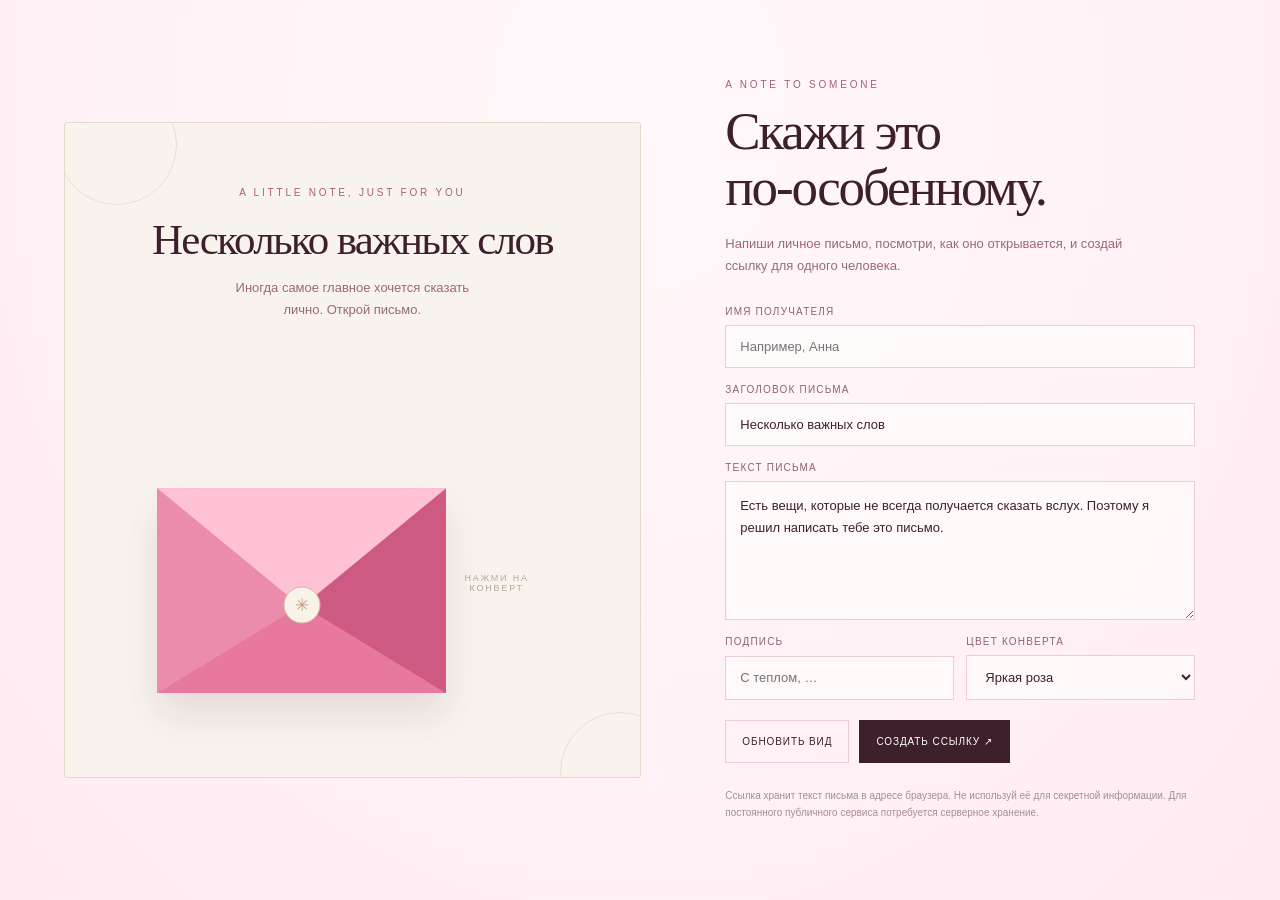
<file: letter-site-envelope-contained.html>
<!doctype html>
<html lang="ru">
<head>
  <meta charset="utf-8">
  <meta name="viewport" content="width=device-width, initial-scale=1">
  <meta name="theme-color" content="#fff0f5">
  <title>Письмо для тебя</title>
  <meta name="description" content="Красивое письмо, которое открывается прямо из конверта.">
<style>
*{box-sizing:border-box}
:root{--bg:#fff0f5;--bg2:#fff7f8;--paper:#fffdfb;--paper-edge:#ead9d6;--ink:#3e202d;--muted:#9a687a;--rose:#e7789e;--rose-dark:#ce5a83;--rose-light:#ffc1d4;--rose-mid:#ec8cac;--berry:#ad426b;--shadow:0 28px 70px rgba(113,48,73,.14);--ease:cubic-bezier(.22,.8,.22,1)}
html,body{margin:0;min-height:100%;background:var(--bg);color:var(--ink);font-family:"DM Sans",sans-serif}
body{background:radial-gradient(ellipse at 50% 12%,#fff8fa 0%,var(--bg) 68%,#ffeaf1 100%)}
button,input,textarea,select{font:inherit}
button{cursor:pointer}
[hidden]{display:none!important}
.app{min-height:100vh;display:grid;grid-template-columns:minmax(440px,1.06fr) minmax(390px,.94fr);gap:clamp(28px,5vw,88px);align-items:center;max-width:1440px;margin:0 auto;padding:clamp(24px,5vw,72px)}
.preview-panel{display:flex;justify-content:center;min-width:0}
.preview-paper{position:relative;width:min(100%,650px);min-height:650px;aspect-ratio: .88;background:#f8f4ed;border:1px solid #e5d9cb;border-radius:3px;display:flex;flex-direction:column;align-items:center;padding:clamp(34px,5vw,70px) 28px 24px;overflow:hidden}
.corner{position:absolute;width:120px;height:120px;border:1px solid #e8dfd2;border-radius:50%;pointer-events:none}
.corner-top{top:-38px;left:-8px}.corner-bottom{bottom:-55px;right:-40px}
.preview-heading{text-align:center;position:relative;z-index:1}
.eyebrow{font-size:10px;letter-spacing:.28em;text-transform:uppercase;color:#a65f79;margin:0 0 18px}
.preview-heading h1,.editor-content h2,.full-letter h1{font-family:"Playfair Display",Georgia,serif;font-weight:400;letter-spacing:-.04em}
.preview-heading h1{font-size:clamp(30px,3.5vw,43px);line-height:1.13;margin:0 0 12px}
.intro{font-size:13px;line-height:1.7;color:var(--muted);margin:0}
.envelope-stage{width:min(100%,390px);height:300px;position:relative;display:flex;align-items:center;justify-content:center;margin:auto 0 12px;perspective:1100px}
.envelope{--env-height:205px;position:relative;overflow:hidden;display:block;border:0;background:transparent;padding:0;width:min(100%,350px);height:var(--env-height);isolation:isolate;perspective:1000px;filter:drop-shadow(0 22px 22px rgba(89,37,57,.12));transition:filter .35s ease,transform .35s ease;outline-offset:8px}
.envelope:hover{filter:drop-shadow(0 26px 26px rgba(89,37,57,.16))}
.env-back,.env-pocket,.env-left,.env-right,.env-flap,.letter-peek{position:absolute;inset:0;display:block}
.env-back{background:var(--rose-light);border:1px solid rgba(148,52,86,.12);z-index:1}
.letter-peek{left:8%;width:84%;height:100%;top:0;bottom:auto;background:var(--paper);border:1px solid #f0dce3;box-shadow:0 3px 12px rgba(83,32,52,.07);z-index:2;padding:14px 12px 10px;display:flex;flex-direction:column;align-items:center;text-align:center;overflow:hidden;transform:translateY(0) scale(.985);transform-origin:50% 100%;transition:transform .62s cubic-bezier(.2,.72,.2,1);pointer-events:none}
.peek-topline{font-size:6px;letter-spacing:.22em;color:#ad6e83;margin:4px 0 10px}
.peek-title{font-family:"Playfair Display",Georgia,serif;font-size:17px;line-height:1.2;color:var(--ink)}
.peek-rule{width:28px;height:1px;background:#e4a6bb;margin:10px auto}
.peek-copy{font-family:"Playfair Display",Georgia,serif;font-size:9px;line-height:1.55;color:#755360;max-width:100%;overflow:hidden;display:-webkit-box;-webkit-line-clamp:3;-webkit-box-orient:vertical}
.env-pocket{z-index:3;inset:0;background:var(--rose);clip-path:polygon(0 0,50% 57%,100% 0,100% 100%,0 100%);pointer-events:none}
.env-left{z-index:4;background:var(--rose-mid);clip-path:polygon(0 0,50% 57%,0 100%);pointer-events:none}
.env-right{z-index:4;background:var(--rose-dark);clip-path:polygon(100% 0,50% 57%,100% 100%);pointer-events:none}
.env-flap{z-index:5;background:var(--rose-light);clip-path:polygon(0 0,100% 0,50% 58%);transform-origin:50% 0;transform:rotateX(0deg);backface-visibility:hidden;transition:transform .55s var(--ease);pointer-events:none}
.seal{position:absolute;z-index:6;left:50%;top:57%;transform:translate(-50%,-50%);width:37px;height:37px;border-radius:50%;background:#f8f2e9;border:1px solid #d4b89e;display:grid;place-items:center;color:#bd9d7d;font-size:17px;transition:opacity .2s ease,transform .35s var(--ease);pointer-events:none}
.seal span{line-height:1}
.open-hint,.preview-footer{font-size:9px;letter-spacing:.2em;color:#b5a89d;text-align:center}
.open-hint{margin:0 0 16px}
.preview-footer{display:none!important;margin:16px 0 0;font-weight:600}
.editor-panel{min-width:0;display:flex;justify-content:center}
.editor-content{width:min(100%,470px)}
.editor-content>.eyebrow{margin-bottom:14px}
.editor-content h2{font-size:clamp(38px,4.2vw,53px);line-height:1.04;margin:0 0 18px}
.editor-lead{color:var(--muted);font-size:13px;line-height:1.75;max-width:410px;margin:0 0 28px}
#letterForm{display:grid;gap:16px}
label{display:grid;gap:8px;font-size:10px;letter-spacing:.12em;text-transform:uppercase;color:#8e6272}
input,textarea,select{width:100%;border:1px solid #efcad7;background:rgba(255,253,251,.72);border-radius:0;color:var(--ink);padding:13px 14px;outline:none;letter-spacing:normal;text-transform:none;font-size:13px;transition:border-color .2s,box-shadow .2s}
textarea{resize:vertical;min-height:120px;line-height:1.7}
input:focus,textarea:focus,select:focus{border-color:#d97c9b;box-shadow:0 0 0 3px rgba(217,124,155,.12)}
.form-row{display:grid;grid-template-columns:1fr 1fr;gap:12px}
.actions{display:flex;gap:10px;flex-wrap:wrap;margin-top:4px}
.button{border:1px solid #efcad7;padding:12px 16px;font-size:10px;letter-spacing:.09em;text-transform:uppercase;min-height:43px;transition:transform .2s,background .2s,border-color .2s}
.button:active{transform:translateY(1px)}
.button-secondary{background:transparent;color:var(--ink)}
.button-secondary:hover{background:#fff7f9}
.button-primary{background:#3e202d;border-color:#3e202d;color:#fff}
.button-primary:hover{background:#5b2b40}
.footnote{font-size:10px;line-height:1.7;color:#a68d94;margin:24px 0 0}
.share-result{margin-top:8px;padding:15px;border:1px solid #efcad7;background:rgba(255,255,255,.55)}
.share-result p{font-size:12px;margin:0 0 10px;color:var(--ink)}
.share-row{display:flex;gap:8px}.share-row input{min-width:0;font-size:11px}.share-row .button{white-space:nowrap}
.share-result small{display:block;margin-top:9px;font-size:10px;line-height:1.5;color:#a68d94}

/* Recipient mode */
.recipient-view{min-height:100svh;position:relative;overflow:hidden;padding:clamp(18px,4vw,40px);display:flex;flex-direction:column;align-items:center;justify-content:center;background:radial-gradient(ellipse at 50% 25%,#fff9fb 0%,#fff0f5 65%,#ffe9f0 100%);isolation:isolate}
.recipient-topline{position:absolute;top:28px;left:0;right:0;text-align:center;font-size:9px;letter-spacing:.3em;color:#b07a8d}
.close-letter{position:fixed;top:20px;right:24px;width:42px;height:42px;border:1px solid #efcad7;background:rgba(255,253,251,.85);color:var(--ink);font-size:26px;line-height:1;z-index:30;border-radius:50%;box-shadow:0 4px 18px rgba(83,32,52,.08)}
.recipient-envelope-wrap{width:min(100%,500px);display:flex;flex-direction:column;align-items:center;transition:opacity .35s ease,transform .35s ease}
.recipient-caption{font-family:"Playfair Display",Georgia,serif;font-size:clamp(25px,5vw,36px);text-align:center;line-height:1.2;margin:0 0 42px;max-width:420px}
.recipient-envelope{width:min(100%,420px);height:clamp(190px,48vw,250px);--env-height:250px;flex:none;overflow:hidden}
.recipient-envelope .letter-peek{top:-7%;height:112%;transform:translateY(28px) scale(.985);padding:14px 16px 10px}
.recipient-envelope .peek-topline{font-size:7px;margin:8px 0 13px}
.recipient-envelope .peek-title{font-size:clamp(18px,4vw,24px)}
.recipient-envelope .peek-copy{font-size:11px}
.recipient-envelope .seal{width:40px;height:40px}
.recipient-hint{font-size:9px;letter-spacing:.22em;color:#b38b99;margin:28px 0 0}

/* Staged flight: envelope remains a single stable object; the readable letter is a separate sheet that morphs to a viewport-sized page. */
.recipient-view.is-opening .recipient-envelope .env-flap{transform:rotateX(180deg);z-index:2}
.recipient-view.is-opening .recipient-envelope .seal{opacity:0;transform:translate(-50%,-50%) scale(.7)}
.recipient-view.is-opening .recipient-envelope .letter-peek{transform:translateY(-48px) scale(1);z-index:2}
.recipient-view.is-opening .recipient-hint,.recipient-view.is-opening .recipient-caption{opacity:0;transition:opacity .25s}
.letter-overlay{position:fixed;inset:0;z-index:20;display:grid;place-items:center;padding:clamp(14px,4vw,48px);background:rgba(255,239,245,0);opacity:0;visibility:hidden;pointer-events:none;transition:background .45s ease,opacity .35s ease,visibility 0s linear .7s}
.letter-overlay.is-visible{opacity:1;visibility:visible;pointer-events:auto;background:rgba(255,239,245,.97);transition:background .45s ease,opacity .35s ease,visibility 0s}
.full-letter{position:relative;width:min(100%,760px);max-height:min(86svh,980px);overflow:auto;overscroll-behavior:contain;background:var(--paper);border:1px solid #ecd9df;box-shadow:0 24px 90px rgba(104,43,67,.15);padding:clamp(30px,6vw,76px) clamp(24px,8vw,92px);text-align:center;opacity:0;transform:translateY(28px) scale(.88);transform-origin:50% 10%;border-radius:2px;scrollbar-color:#e6a6bd transparent;scrollbar-width:thin}
.full-letter:before,.full-letter:after{content:"";position:absolute;left:clamp(12px,2.5vw,24px);right:clamp(12px,2.5vw,24px);height:1px;background:#f0e2e5}
.full-letter:before{top:12px}.full-letter:after{bottom:12px}
.letter-overlay.is-visible .full-letter{animation:sheet-arrive .78s var(--ease) both}
@keyframes sheet-arrive{0%{opacity:0;transform:translateY(34px) scale(.86)}55%{opacity:1;transform:translateY(-5px) scale(1.012)}78%{transform:translateY(2px) scale(.997)}100%{opacity:1;transform:translateY(0) scale(1)}}
.letter-decoration{color:#e4a1b8;letter-spacing:.18em;font-size:14px}
.letter-decoration-top{margin-bottom:22px}
.letter-eyebrow{font-size:9px;letter-spacing:.28em;color:#b06e87;text-transform:uppercase;margin:0 0 18px}
.full-letter h1{font-size:clamp(30px,5vw,48px);line-height:1.12;margin:0 auto 16px;max-width:570px}
.to-line{font-size:13px;color:#a3657c;margin:0 0 20px}
.letter-divider{display:flex;align-items:center;gap:15px;justify-content:center;color:#d99ab0;margin:20px auto 26px;max-width:220px}
.letter-divider:before,.letter-divider:after{content:"";height:1px;background:#ecd4dd;flex:1}
.full-message{font-family:"Playfair Display",Georgia,serif;font-size:clamp(17px,2.3vw,21px);line-height:1.9;white-space:pre-wrap;overflow-wrap:anywhere;color:#563541;text-align:left;max-width:560px;margin:0 auto}
.full-signature{font-family:"Playfair Display",Georgia,serif;font-style:italic;font-size:20px;color:#a35e79;text-align:right;max-width:560px;margin:28px auto 34px;white-space:pre-wrap;overflow-wrap:anywhere}

.recipient-view.theme-blush{--rose:#ed9bb4;--rose-dark:#dc7e9d;--rose-mid:#f0a6bc;--rose-light:#ffd5e0}
.recipient-view.theme-berry{--rose:#bf527a;--rose-dark:#96345c;--rose-mid:#d87596;--rose-light:#f1b1c8}
.recipient-view.theme-rose{--rose:#e7789e;--rose-dark:#ce5a83;--rose-mid:#ec8cac;--rose-light:#ffc1d4}
@media(max-width:900px){.app{grid-template-columns:1fr;gap:34px;padding:22px}.preview-paper{min-height:580px;width:min(100%,560px)}.editor-content{width:min(100%,560px)}.editor-content h2{font-size:44px}.envelope-stage{height:270px}.envelope{width:min(100%,350px)}}
@media(max-width:520px){.app{padding:12px;gap:28px}.preview-paper{min-height:520px;padding:38px 18px 20px}.preview-heading h1{font-size:32px}.envelope-stage{height:235px;width:100%}.envelope{width:min(100%,320px);height:185px}.editor-content{padding:10px 7px 28px}.editor-content h2{font-size:40px}.form-row{grid-template-columns:1fr}.actions .button{flex:1}.recipient-view{padding:18px}.recipient-caption{margin-bottom:36px}.recipient-envelope{height:clamp(180px,52vw,230px)}.full-letter{max-height:88svh;padding:34px 23px}.full-message{font-size:17px;line-height:1.8}.close-letter{top:12px;right:12px;width:38px;height:38px}.desktop-only{display:none}}
@media(prefers-reduced-motion:reduce){*,*:before,*:after{scroll-behavior:auto!important;animation-duration:.01ms!important;animation-iteration-count:1!important;transition-duration:.01ms!important}}

.preview-paper.is-opening .env-flap{transform:rotateX(180deg);z-index:2}
.preview-paper.is-opening .seal{opacity:0;transform:translate(-50%,-50%) scale(.7)}
.preview-paper.is-opening .letter-peek{transform:translateY(-48px) scale(1);z-index:2}


/* Smooth, staged letter flight */
.recipient-view.is-opening .recipient-envelope .env-flap,
.preview-paper.is-opening .env-flap{transform:rotateX(180deg);z-index:2}
.recipient-view.is-opening .recipient-envelope .seal,
.preview-paper.is-opening .seal{opacity:0;transform:translate(-50%,-50%) scale(.72)}
/* The sheet remains behind the pocket; only its top edge emerges from the envelope. */
.recipient-view.is-opening .recipient-envelope .letter-peek,
.preview-paper.is-opening .letter-peek{transform:translateY(-48px) scale(1);z-index:2}
.letter-overlay{transition:background .55s ease,opacity .35s ease,visibility 0s linear .8s}
.letter-overlay.is-visible{transition:background .55s ease,opacity .35s ease,visibility 0s}
.letter-bottom-actions{opacity:0;visibility:hidden;transition:opacity .25s ease,visibility 0s linear .5s}
.letter-overlay.is-visible .letter-bottom-actions{opacity:1;visibility:visible;transition:opacity .3s ease .5s,visibility 0s}
.full-letter{transform-origin:top left;will-change:transform,left,top;width:min(100%,760px);height:min(86svh,980px);max-height:none;overflow:hidden}
.letter-overlay.is-visible .full-letter{animation:none}
.letter-bottom-actions{position:fixed;left:0;right:0;bottom:max(16px,env(safe-area-inset-bottom));z-index:26;display:flex;justify-content:center;pointer-events:none;padding:0 16px}
.letter-bottom-actions .button{pointer-events:auto;min-width:180px;padding:14px 22px;box-shadow:0 8px 28px rgba(62,32,45,.16)}
@media(max-width:520px){.full-letter{height:80svh;max-height:none}.letter-bottom-actions{bottom:max(12px,env(safe-area-inset-bottom))}.letter-bottom-actions .button{min-height:44px}}


/* Regression fix: closed sheet is constrained to the envelope box, so no paper edge can leak out below. */
.envelope:not(.is-opening) .letter-peek{top:0!important;height:100%!important;transform:translateY(0) scale(.985)!important}
.envelope:not(.is-opening) .env-back{z-index:1}
.envelope:not(.is-opening) .letter-peek{z-index:2}
.envelope:not(.is-opening) .env-pocket{z-index:3}
.envelope:not(.is-opening) .env-left,.envelope:not(.is-opening) .env-right{z-index:4}
.envelope:not(.is-opening) .env-flap{z-index:5}

</style>
</head>
<body>
  <main id="builder" class="app">
    <section class="preview-panel" aria-label="Предпросмотр письма">
      <div class="preview-paper">
        <span class="corner corner-top"></span><span class="corner corner-bottom"></span>
        <div class="preview-heading">
          <p class="eyebrow">A LITTLE NOTE, JUST FOR YOU</p>
          <h1 id="previewTitle">Несколько важных слов</h1>
          <p class="intro">Иногда самое главное хочется сказать<br class="desktop-only"> лично. Открой письмо.</p>
        </div>
        <div class="envelope-stage">
          <button class="envelope" id="envelope" type="button" aria-label="Открыть письмо">
            <span class="env-back"></span>
            <span class="letter-peek" id="letterPeek">
              <span class="peek-topline">A LITTLE NOTE, JUST FOR YOU</span>
              <span class="peek-title" id="peekTitle">Несколько важных слов</span>
              <span class="peek-rule"></span>
              <span class="peek-copy" id="peekCopy">Есть вещи, которые не всегда получается сказать вслух.</span>
            </span>
            <span class="env-pocket"></span>
            <span class="env-left"></span><span class="env-right"></span>
            <span class="env-flap"></span>
            <span class="seal"><span>✳</span></span>
          </button>
          <p class="open-hint" id="openHint">НАЖМИ НА КОНВЕРТ</p>
        </div>
        <p class="preview-footer">MADE WITH CARE · A PRIVATE LETTER</p>
      </div>
    </section>
    <section class="editor-panel">
      <div class="editor-content">
        <p class="eyebrow">A NOTE TO SOMEONE</p>
        <h2>Скажи это<br>по-особенному.</h2>
        <p class="editor-lead">Напиши личное письмо, посмотри, как оно открывается, и создай ссылку для одного человека.</p>
        <form id="letterForm">
          <label>Имя получателя
            <input id="recipient" maxlength="80" placeholder="Например, Анна" autocomplete="off">
          </label>
          <label>Заголовок письма
            <input id="title" maxlength="100" value="Несколько важных слов">
          </label>
          <label>Текст письма
            <textarea id="message" rows="5" maxlength="5000">Есть вещи, которые не всегда получается сказать вслух. Поэтому я решил написать тебе это письмо.</textarea>
          </label>
          <div class="form-row">
            <label>Подпись
              <input id="signature" maxlength="100" placeholder="С теплом, …">
            </label>
            <label>Цвет конверта
              <select id="theme">
                <option value="rose">Яркая роза</option>
                <option value="blush">Нежный румянец</option>
                <option value="berry">Ягодный</option>
              </select>
            </label>
          </div>
          <div class="actions">
            <button type="button" class="button button-secondary" id="refresh">Обновить вид</button>
            <button type="submit" class="button button-primary">Создать ссылку ↗</button>
          </div>
          <div id="shareResult" class="share-result" hidden>
            <p>Твоя ссылка готова</p>
            <div class="share-row"><input id="shareUrl" readonly aria-label="Ссылка на письмо"><button type="button" id="copyLink" class="button button-primary">Копировать</button></div>
            <small>Открой ссылку в отдельной вкладке, чтобы проверить версию для получателя.</small>
          </div>
        </form>
        <p class="footnote">Ссылка хранит текст письма в адресе браузера. Не используй её для секретной информации. Для постоянного публичного сервиса потребуется серверное хранение.</p>
      </div>
    </section>
  </main>

  <main id="recipientView" class="recipient-view" hidden>
    <div class="recipient-topline"><span>ПИСЬМО ДЛЯ ТЕБЯ</span><button id="closeLetter" class="close-letter" type="button" aria-label="Закрыть письмо" hidden>×</button></div>
    <section class="recipient-envelope-wrap" id="recipientWrap">
      <p class="recipient-caption" id="recipientCaption">Кто-то приготовил для тебя несколько слов</p>
      <button class="envelope recipient-envelope" id="recipientEnvelope" type="button" aria-label="Открыть письмо">
        <span class="env-back"></span>
        <span class="letter-peek">
          <span class="peek-topline">A LITTLE NOTE, JUST FOR YOU</span>
          <span class="peek-title" id="recipientPeekTitle">Несколько важных слов</span>
          <span class="peek-rule"></span>
          <span class="peek-copy" id="recipientPeekCopy">Есть вещи, которые хочется сказать.</span>
        </span>
        <span class="env-pocket"></span><span class="env-left"></span><span class="env-right"></span><span class="env-flap"></span><span class="seal"><span>✳</span></span>
      </button>
      <p class="recipient-hint" id="recipientHint">НАЖМИ, ЧТОБЫ ОТКРЫТЬ</p>
    </section>
  </main>
    <div class="letter-overlay" id="letterOverlay" aria-hidden="true">
      <article class="full-letter" id="fullLetter" aria-label="Текст письма">
        <div class="letter-decoration letter-decoration-top">✳</div>
        <p class="letter-eyebrow">A LITTLE NOTE, JUST FOR YOU</p>
        <h1 id="fullTitle">Несколько важных слов</h1>
        <p class="to-line" id="toLine"></p>
        <div class="letter-divider"><span>✦</span></div>
        <div class="full-message" id="fullMessage"></div>
        <p class="full-signature" id="fullSignature"></p>
      </article>
      <div class="letter-bottom-actions">
        <button id="closeLetterBottom" class="button button-primary" type="button">Закрыть письмо</button>
      </div>
    </div>
<script>
(() => {
  const $ = (id) => document.getElementById(id);
  const builder = $('builder');
  const recipientView = $('recipientView');
  const form = $('letterForm');
  const overlay = $('letterOverlay');
  const fullLetter = $('fullLetter');
  const recipientEnvelope = $('recipientEnvelope');
  const previewEnvelope = $('envelope');
  const closeButton = $('closeLetter');
  const reduceMotion = window.matchMedia('(prefers-reduced-motion: reduce)').matches;
  let opening = false;
  let opened = false;
  let activeEnvelope = null;
  let originRect = null;
  let activeAnimation = null;

  const fields = {
    recipient: $('recipient'),
    title: $('title'),
    message: $('message'),
    signature: $('signature'),
    theme: $('theme')
  };

  function getData() {
    return {
      recipient: fields.recipient?.value.trim() || '',
      title: fields.title?.value.trim() || 'Несколько важных слов',
      message: fields.message?.value.trim() || '',
      signature: fields.signature?.value.trim() || '',
      theme: fields.theme?.value || 'rose'
    };
  }

  function setText(id, value) {
    const el = $(id);
    if (el) el.textContent = value || '';
  }

  function paintPreview(data) {
    setText('previewTitle', data.title);
    setText('peekTitle', data.title);
    setText('peekCopy', data.message);
    const preview = document.querySelector('.preview-paper');
    if (preview) preview.dataset.theme = data.theme;
    document.documentElement.dataset.theme = data.theme;
    const themeMap = {
      rose: ['#e7789e','#ce5a83','#ec8cac','#ffc1d4'],
      blush: ['#ed9bb4','#dc7e9d','#f0a6bc','#ffd5e0'],
      berry: ['#bf527a','#96345c','#d87596','#f1b1c8']
    };
    const [rose, dark, mid, light] = themeMap[data.theme] || themeMap.rose;
    preview?.style.setProperty('--rose', rose);
    preview?.style.setProperty('--rose-dark', dark);
    preview?.style.setProperty('--rose-mid', mid);
    preview?.style.setProperty('--rose-light', light);
  }

  function fillLetter(data) {
    setText('fullTitle', data.title);
    setText('toLine', data.recipient ? `Для ${data.recipient}` : '');
    setText('fullMessage', data.message);
    setText('fullSignature', data.signature);
    setText('recipientCaption', data.recipient ? `${data.recipient}, для тебя есть письмо` : 'Кто-то приготовил для тебя несколько слов');
    setText('recipientPeekTitle', data.title);
    setText('recipientPeekCopy', data.message);
    recipientView.classList.remove('theme-rose', 'theme-blush', 'theme-berry');
    recipientView.classList.add(`theme-${data.theme}`);
    recipientView.style.setProperty('--rose', ({rose:'#e7789e',blush:'#ed9bb4',berry:'#bf527a'})[data.theme] || '#e7789e');
    recipientView.style.setProperty('--rose-dark', ({rose:'#ce5a83',blush:'#dc7e9d',berry:'#96345c'})[data.theme] || '#ce5a83');
    recipientView.style.setProperty('--rose-mid', ({rose:'#ec8cac',blush:'#f0a6bc',berry:'#d87596'})[data.theme] || '#ec8cac');
    recipientView.style.setProperty('--rose-light', ({rose:'#ffc1d4',blush:'#ffd5e0',berry:'#f1b1c8'})[data.theme] || '#ffc1d4');
  }

  function encodeData(data) {
    const bytes = new TextEncoder().encode(JSON.stringify(data));
    let binary = '';
    bytes.forEach(b => binary += String.fromCharCode(b));
    return btoa(binary).replace(/\+/g, '-').replace(/\//g, '_').replace(/=+$/g, '');
  }
  function decodeData(encoded) {
    try {
      const base64 = encoded.replace(/-/g, '+').replace(/_/g, '/');
      const binary = atob(base64 + '='.repeat((4 - base64.length % 4) % 4));
      const bytes = Uint8Array.from(binary, c => c.charCodeAt(0));
      const data = JSON.parse(new TextDecoder().decode(bytes));
      if (typeof data.message !== 'string' || typeof data.title !== 'string') return null;
      return {
        recipient: String(data.recipient || '').slice(0,80),
        title: String(data.title || 'Несколько важных слов').slice(0,100),
        message: String(data.message || '').slice(0,5000),
        signature: String(data.signature || '').slice(0,100),
        theme: ['rose','blush','berry'].includes(data.theme) ? data.theme : 'rose'
      };
    } catch (_) { return null; }
  }

  function getTargetRect() {
    const pad = window.innerWidth <= 520 ? 14 : Math.min(48, Math.max(22, window.innerWidth * .04));
    const maxWidth = Math.min(760, window.innerWidth - pad * 2);
    const maxHeight = Math.min(window.innerHeight * .86, 980);
    return {
      left: (window.innerWidth - maxWidth) / 2,
      top: (window.innerHeight - maxHeight) / 2,
      width: maxWidth,
      height: maxHeight
    };
  }

  function setFlightGeometry(rect) {
    Object.assign(fullLetter.style, {
      position: 'fixed',
      margin: '0',
      left: `${rect.left}px`,
      top: `${rect.top}px`,
      width: `${rect.width}px`,
      height: `${rect.height}px`,
      maxHeight: 'none',
      zIndex: '22'
    });
  }

  function clearFlightGeometry() {
    ['position','margin','left','top','width','height','maxHeight','zIndex','opacity','transform','overflow'].forEach(k => fullLetter.style.removeProperty(k));
  }

  async function openLetter(envelope) {
    if (opening || opened) return;
    opening = true;
    activeEnvelope = envelope;
    const recipientMode = envelope === recipientEnvelope;
    const peek = envelope.querySelector('.letter-peek');
    if (!peek) { opening = false; return; }

    const wait = (ms) => new Promise(resolve => setTimeout(resolve, reduceMotion ? 0 : ms));

    // Stage 1: open the flap; the paper remains behind the pocket, so it can only emerge through the top.
    envelope.classList.add('is-opening');
    if (recipientMode) recipientView.classList.add('is-opening');
    else document.querySelector('.preview-paper')?.classList.add('is-opening');
    await wait(260);

    // Measure the sheet after its small physical lift. The full-size letter will fly from this exact point.
    const measured = peek.getBoundingClientRect();
    const start = {
      left: measured.left,
      top: measured.top,
      width: Math.max(measured.width, 1),
      height: Math.max(measured.height, 1)
    };
    originRect = { ...start };
    fillLetter(getDataFromCurrentView());
    const target = getTargetRect();

    // Make the page full-sized in layout first, then animate only transform (GPU-friendly, no text reflow).
    setFlightGeometry(target);
    fullLetter.style.transformOrigin = 'top left';
    fullLetter.style.overflow = 'hidden';
    fullLetter.style.opacity = '1';
    const sx = start.width / target.width;
    const sy = start.height / target.height;
    const startTransform = `translate(${start.left - target.left}px, ${start.top - target.top}px) scale(${sx}, ${sy})`;

    overlay.classList.add('is-visible');
    overlay.setAttribute('aria-hidden', 'false');
    closeButton.hidden = false;
    const bottomClose = $('closeLetterBottom');
    if (bottomClose) bottomClose.disabled = true;

    // Commit the exact start pose before the flight.
    fullLetter.style.transform = startTransform;
    fullLetter.getBoundingClientRect();
    activeAnimation = fullLetter.animate([
      { transform: startTransform, borderRadius: '1px', boxShadow: '0 4px 16px rgba(104,43,67,.08)' },
      { transform: `translate(${start.left - target.left - 8}px, ${start.top - target.top - 12}px) scale(${sx * 1.015}, ${sy * 1.02})`, offset: .18, borderRadius: '2px', boxShadow: '0 14px 42px rgba(104,43,67,.12)' },
      { transform: 'translate(0px, 0px) scale(1, 1)', borderRadius: '2px', boxShadow: '0 24px 90px rgba(104,43,67,.15)' }
    ], { duration: reduceMotion ? 1 : 1180, easing: 'cubic-bezier(.18,.72,.18,1)', fill: 'forwards' });

    try { await activeAnimation.finished; } catch (_) {}
    activeAnimation = null;
    setFlightGeometry(target);
    fullLetter.style.transform = 'none';
    fullLetter.style.opacity = '1';
    fullLetter.style.overflow = 'auto';
    fullLetter.scrollTop = 0;
    opened = true;
    opening = false;
    if (bottomClose) bottomClose.disabled = false;
    if (recipientMode) $('recipientHint').textContent = 'ПИСЬМО ОТКРЫТО';
    fullLetter.focus?.({ preventScroll: true });
  }

  function getDataFromCurrentView() {
    if (!recipientView.hidden) return window.letterData || getData();
    return getData();
  }

  async function closeLetterView() {
    if (!opened || opening || !activeEnvelope) return;
    opening = true;
    const destination = originRect || activeEnvelope.getBoundingClientRect();
    const target = getTargetRect();

    if (activeAnimation) activeAnimation.cancel();
    setFlightGeometry(target);
    fullLetter.style.transformOrigin = 'top left';
    fullLetter.style.overflow = 'hidden';
    fullLetter.style.transform = 'none';
    fullLetter.getBoundingClientRect();

    const sx = destination.width / target.width;
    const sy = destination.height / target.height;
    const endTransform = `translate(${destination.left - target.left}px, ${destination.top - target.top}px) scale(${sx}, ${sy})`;
    activeAnimation = fullLetter.animate([
      { transform: 'translate(0px, 0px) scale(1, 1)', opacity: 1, borderRadius: '2px' },
      { transform: `translate(${destination.left - target.left - 5}px, ${destination.top - target.top - 8}px) scale(${sx * 1.02}, ${sy * 1.02})`, offset: .22, opacity: 1, borderRadius: '2px' },
      { transform: endTransform, opacity: .98, borderRadius: '1px' }
    ], { duration: reduceMotion ? 1 : 820, easing: 'cubic-bezier(.55,.04,.75,.25)', fill: 'forwards' });

    try { await activeAnimation.finished; } catch (_) {}
    activeAnimation = null;
    overlay.classList.remove('is-visible');
    overlay.setAttribute('aria-hidden', 'true');
    closeButton.hidden = true;
    clearFlightGeometry();
    activeEnvelope.classList.remove('is-opening');
    recipientView.classList.remove('is-opening');
    document.querySelector('.preview-paper')?.classList.remove('is-opening');
    if (!recipientView.hidden) $('recipientHint').textContent = 'НАЖМИ, ЧТОБЫ ОТКРЫТЬ';
    opened = false;
    opening = false;
    activeEnvelope = null;
    originRect = null;
  }

  // Preview editor interactions
  function updatePreview() { paintPreview(getData()); }
  ['recipient','title','message','signature','theme'].forEach(id => {
    $(id)?.addEventListener('input', updatePreview);
    $(id)?.addEventListener('change', updatePreview);
  });
  $('refresh')?.addEventListener('click', updatePreview);
  previewEnvelope?.addEventListener('click', () => openLetter(previewEnvelope));
  recipientEnvelope?.addEventListener('click', () => openLetter(recipientEnvelope));
  closeButton?.addEventListener('click', closeLetterView);
  $('closeLetterBottom')?.addEventListener('click', closeLetterView);
  document.addEventListener('keydown', (event) => {
    if (event.key === 'Escape' && opened) closeLetterView();
  });
  window.addEventListener('resize', () => {
    if (opened && !opening) {
      const target = getTargetRect();
      setFlightGeometry(target);
    }
  });

  form?.addEventListener('submit', (event) => {
    event.preventDefault();
    const data = getData();
    if (!data.message) {
      fields.message.focus();
      return;
    }
    if (window.location.protocol === 'file:') {
      $('shareUrl').value = 'Сначала опубликуй сайт на Vercel, затем создай ссылку на его https:// адресе.';
      $('shareResult').hidden = false;
      $('copyLink').textContent = 'Нужен опубликованный сайт';
      $('copyLink').disabled = true;
      return;
    }
    const url = new URL(window.location.pathname, window.location.origin);
    url.searchParams.set('letter', encodeData(data));
    $('shareUrl').value = url.toString();
    $('shareResult').hidden = false;
    $('copyLink').disabled = false;
    $('copyLink').textContent = 'Копировать';
  });
  $('copyLink')?.addEventListener('click', async () => {
    const value = $('shareUrl').value;
    try {
      await navigator.clipboard.writeText(value);
      $('copyLink').textContent = 'Скопировано ✓';
    } catch (_) {
      $('shareUrl').focus();
      $('shareUrl').select();
      document.execCommand('copy');
      $('copyLink').textContent = 'Скопировано ✓';
    }
  });

  const params = new URLSearchParams(window.location.search);
  const encoded = params.get('letter');
  const shared = encoded ? decodeData(encoded) : null;
  if (shared) {
    window.letterData = shared;
    builder.hidden = true;
    recipientView.hidden = false;
    fillLetter(shared);
    document.title = shared.recipient ? `Письмо для ${shared.recipient}` : 'Письмо для тебя';
  } else {
    paintPreview(getData());
  }
})();
</script>
</body>
</html>
</file>
<file: bouquet.css>
/* Original digital-bouquet experience. Kept separate so the letter/envelope animation is untouched. */
.builder-mode-switch{display:grid;grid-template-columns:1fr 1fr;gap:4px;padding:4px;margin-bottom:24px;background:rgba(255,255,255,.58);border:1px solid #efcad7}
.builder-mode-button{min-height:42px;border:1px solid transparent;background:transparent;color:#8f6273;font-size:11px;letter-spacing:.08em;text-transform:uppercase;transition:background .22s,color .22s,border-color .22s}
.builder-mode-button.is-active{background:#472432;color:#fff;border-color:#472432}
.bouquet-preview-panel{width:min(100%,650px);align-self:stretch}
.bouquet-preview-sheet{position:relative;width:100%;min-height:650px;height:100%;padding:clamp(24px,4vw,44px) clamp(18px,3vw,32px) 22px;border:1px solid rgba(217,181,194,.65);background:linear-gradient(160deg,var(--bouquet-bg-1),var(--bouquet-bg-2));display:flex;flex-direction:column;align-items:center;overflow:hidden;--bouquet-bg-1:#fff8fb;--bouquet-bg-2:#fce7ef;--bouquet-ink:#492938;--bouquet-accent:#c85e85;color:var(--bouquet-ink)}
.bouquet-preview-sheet[data-theme="lavender"],.bouquet-recipient-view[data-theme="lavender"]{--bouquet-bg-1:#faf7ff;--bouquet-bg-2:#e9e0fa;--bouquet-ink:#3f345d;--bouquet-accent:#8872bb}
.bouquet-preview-sheet[data-theme="sage"],.bouquet-recipient-view[data-theme="sage"]{--bouquet-bg-1:#f7fbf5;--bouquet-bg-2:#e1eee0;--bouquet-ink:#314c3d;--bouquet-accent:#668e74}
.bouquet-preview-sheet[data-theme="peach"],.bouquet-recipient-view[data-theme="peach"]{--bouquet-bg-1:#fff8f2;--bouquet-bg-2:#fde4d5;--bouquet-ink:#704536;--bouquet-accent:#cc795c}
.bouquet-preview-sheet[data-theme="sky"],.bouquet-recipient-view[data-theme="sky"]{--bouquet-bg-1:#f4faff;--bouquet-bg-2:#dfeffa;--bouquet-ink:#29445a;--bouquet-accent:#548fb9}
.bouquet-preview-sheet[data-theme="champagne"],.bouquet-recipient-view[data-theme="champagne"]{--bouquet-bg-1:#fffdf6;--bouquet-bg-2:#f5ebd0;--bouquet-ink:#5b4a2e;--bouquet-accent:#a98950}
.bouquet-preview-sheet[data-theme="midnight"],.bouquet-recipient-view[data-theme="midnight"]{--bouquet-bg-1:#29253f;--bouquet-bg-2:#5e5a85;--bouquet-ink:#fff7fb;--bouquet-accent:#f1bfd0}
.bouquet-preview-sheet[data-theme="berry"],.bouquet-recipient-view[data-theme="berry"]{--bouquet-bg-1:#fff6f8;--bouquet-bg-2:#f0c9d8;--bouquet-ink:#572538;--bouquet-accent:#ad426b}
.bouquet-preview-eyebrow,.bouquet-preview-foot,.bouquet-recipient-topline,.bouquet-recipient-footer{font-size:9px;letter-spacing:.24em;text-transform:uppercase;color:var(--bouquet-accent);text-align:center}
.bouquet-preview-eyebrow{margin:8px 0 12px}
.bouquet-preview-title,.bouquet-recipient-title{font-family:"Playfair Display",Georgia,serif;font-weight:400;letter-spacing:-.035em;text-align:center;line-height:1.13}
.bouquet-preview-title{font-size:clamp(26px,3vw,38px);margin:0 0 12px;max-width:520px;color:var(--bouquet-ink)}
.bouquet-arrangement-stage{position:relative;width:100%;aspect-ratio:.84;min-height:330px;max-height:470px;overflow:hidden;isolation:isolate;border-radius:2px;background:radial-gradient(ellipse at 50% 46%,rgba(255,255,255,.52),rgba(255,255,255,0) 62%);touch-action:none;user-select:none;-webkit-user-select:none;flex:1 0 auto}
.bouquet-greenery-layer,.bouquet-flower-layer{position:absolute;inset:0;pointer-events:none}
.bouquet-greenery-layer{z-index:1;overflow:hidden;opacity:.82}
.bouquet-leaf{position:absolute;width:clamp(28px,7%,48px);height:clamp(13px,3.5%,24px);background:var(--leaf-color,#71967b);border-radius:90% 5% 90% 5%;transform:translate(-50%,-50%) rotate(var(--leaf-rotation,0deg));box-shadow:inset -2px -1px 0 rgba(255,255,255,.18)}
.bouquet-greenery-layer[data-greenery="eucalyptus"] .bouquet-leaf{border-radius:50%;width:clamp(17px,4.8%,32px);height:clamp(20px,5.5%,36px)}
.bouquet-greenery-layer[data-greenery="fern"] .bouquet-leaf{width:clamp(16px,4.4%,29px);height:clamp(9px,2.4%,16px)}
.bouquet-greenery-layer[data-greenery="olive"] .bouquet-leaf{width:clamp(28px,7.4%,52px);height:clamp(9px,2.3%,16px)}
.bouquet-greenery-layer[data-greenery="willow"] .bouquet-leaf{width:clamp(35px,8.8%,58px);height:clamp(8px,2%,14px)}
.bouquet-flower-layer{z-index:3}
.bouquet-flower-node{position:absolute;left:50%;top:40%;width:clamp(58px,18%,104px);height:auto;aspect-ratio:100/180;transform:translate(-50%,-50%) rotate(var(--flower-rotation,0deg)) scale(var(--flower-scale,1));transform-origin:50% 50%;pointer-events:auto;cursor:grab;touch-action:none;outline:0;transition:filter .18s ease;filter:drop-shadow(0 4px 6px rgba(65,40,48,.12))}
.bouquet-flower-node svg{display:block;width:100%;height:100%;overflow:visible;pointer-events:none}
.bouquet-flower-node.is-selected{filter:drop-shadow(0 0 5px rgba(196,93,131,.6));z-index:20!important}
.bouquet-flower-node:focus-visible{outline:2px solid var(--bouquet-accent);outline-offset:4px}
.bouquet-flower-node:active{cursor:grabbing}
.bouquet-wrap{position:absolute;z-index:4;left:50%;bottom:1%;width:52%;height:39%;transform:translateX(-50%);background:linear-gradient(115deg,#f5dce5,#fff6f8 46%,#e7bdcd);clip-path:polygon(5% 0,95% 0,67% 100%,33% 100%);filter:drop-shadow(0 8px 10px rgba(93,42,60,.12));pointer-events:none}
.bouquet-wrap:before{content:"";position:absolute;inset:8% 10% 0;background:linear-gradient(100deg,rgba(255,255,255,.55),transparent 35%,rgba(173,76,110,.08));clip-path:polygon(5% 0,95% 0,67% 100%,33% 100%)}
.bouquet-wrap span{position:absolute;top:5%;left:50%;width:2px;height:90%;background:rgba(190,119,149,.3);transform:rotate(8deg)}
.bouquet-wrap i{position:absolute;top:2%;left:49%;width:3px;height:22%;background:#c76f95;transform:rotate(-6deg)}
.bouquet-ribbon{position:absolute;z-index:5;left:50%;bottom:19%;width:20%;height:12%;transform:translateX(-50%);pointer-events:none}
.bouquet-ribbon:before,.bouquet-ribbon:after{content:"";position:absolute;top:0;width:47%;height:80%;border:2px solid #d68aa7;border-radius:80% 20% 70% 30%;background:rgba(255,239,245,.6)}
.bouquet-ribbon:before{left:0;transform:rotate(24deg)}.bouquet-ribbon:after{right:0;transform:rotate(-24deg)}
.bouquet-card-preview,.bouquet-recipient-card{width:min(100%,430px);padding:22px 22px 18px;margin:8px auto 0;text-align:center;background:#fffdf9;border:1px solid #ead8cb;box-shadow:0 10px 28px rgba(81,42,55,.1);color:#563341;position:relative;z-index:6}
.bouquet-card-to{font-size:10px;letter-spacing:.15em;text-transform:uppercase;color:var(--bouquet-accent);margin:0 0 12px}
.bouquet-card-message{font-family:"Playfair Display",Georgia,serif;font-size:clamp(16px,2vw,20px);line-height:1.7;white-space:pre-wrap;overflow-wrap:anywhere;margin:0 auto;max-width:500px;color:inherit}
.bouquet-card-from{font-family:"Playfair Display",Georgia,serif;font-style:italic;font-size:16px;color:var(--bouquet-accent);margin:16px 0 0;white-space:pre-wrap;overflow-wrap:anywhere}
.card-cream{background:#fffdf9!important;border:1px solid #ead8cb!important;color:#563341!important}
.card-vintage{background:#f7efe5!important;border:1px dashed #bca08e!important;color:#583d32!important;box-shadow:inset 0 0 0 5px #f0e3d3!important}
.card-rose-gold{background:linear-gradient(145deg,#fff8fa,#f8e2e8)!important;border:1px solid #cf9a9c!important;color:#613b48!important;box-shadow:inset 0 0 0 4px rgba(205,162,136,.18)!important}
.card-midnight{background:linear-gradient(145deg,#29253f,#4d4569)!important;border:1px solid #bda1c7!important;color:#fff8fc!important}
.card-kraft{background:#e9d7b8!important;border:1px solid #b39a71!important;color:#604b31!important}
.card-garden{background:linear-gradient(145deg,#f9fff6,#e5efe0)!important;border:1px solid #a2b89d!important;color:#37533e!important;box-shadow:inset 0 0 0 4px rgba(122,160,119,.13)!important}
.bouquet-preview-foot{margin:20px 0 0;font-size:8px;opacity:.8}
.bouquet-builder-fields{display:grid;gap:16px}
.bouquet-step-progress{display:grid;grid-template-columns:repeat(5,minmax(0,1fr));gap:4px;padding-bottom:14px;border-bottom:1px solid #efd6df}
.bouquet-step-dot{display:flex;flex-direction:column;gap:4px;align-items:center;justify-content:center;border:1px solid transparent;background:transparent;padding:7px 2px;color:#b28a99;font-size:9px}
.bouquet-step-dot span{display:grid;place-items:center;width:24px;height:24px;border-radius:50%;border:1px solid #edc8d6;color:#9a6a7d;font-size:9px}
.bouquet-step-dot.is-active{color:#492938;font-weight:600}
.bouquet-step-dot.is-active span{color:white;background:#492938;border-color:#492938}
.bouquet-step-panel{display:grid;gap:13px}
.bouquet-step-panel h3{font-family:"Playfair Display",Georgia,serif;font-size:25px;font-weight:400;margin:0;color:#492938}
.bouquet-step-help{font-size:12px;line-height:1.6;color:#9a7584;margin:0}
.bouquet-flower-picker{display:grid;grid-template-columns:repeat(4,minmax(0,1fr));gap:8px}
.bouquet-flower-choice{min-width:0;position:relative;display:flex;flex-direction:column;align-items:center;gap:4px;padding:8px 5px;border:1px solid #edd0dc;background:rgba(255,255,255,.55);color:#583447;font-size:10px;transition:border-color .2s,background .2s,transform .2s}
.bouquet-flower-choice:hover{border-color:#d58ba7;background:white;transform:translateY(-1px)}
.bouquet-choice-art{display:block;width:42px;height:54px}
.bouquet-choice-art svg{width:100%;height:100%;display:block}
.bouquet-flower-choice b{position:absolute;top:5px;right:6px;font-size:13px;font-weight:400;color:#c26a8b}
.bouquet-flower-controls{display:grid;grid-template-columns:1fr 1fr;gap:10px;align-items:end;padding:12px;border:1px solid #efd5df;background:rgba(255,255,255,.45)}
.bouquet-flower-controls>span{grid-column:1/-1;font-size:10px;letter-spacing:.1em;text-transform:uppercase;color:#885e70}
.bouquet-flower-controls label{font-size:9px;letter-spacing:.08em}
.bouquet-flower-controls input{padding:5px 0;border:0;background:transparent;box-shadow:none}
.bouquet-flower-controls .button{grid-column:1/-1}
.bouquet-counter{font-size:10px;color:#9a7584;margin:0}
.bouquet-option-grid{display:grid;grid-template-columns:repeat(2,minmax(0,1fr));gap:10px}
.bouquet-option-card{display:flex;flex-direction:column;align-items:flex-start;gap:8px;padding:12px;border:1px solid #ecd0da;background:rgba(255,255,255,.5);text-align:left;color:#583447;min-height:96px}
.bouquet-option-card.is-selected{border-color:#b65d80;box-shadow:inset 0 0 0 1px #b65d80;background:#fffafd}
.bouquet-option-card b{font-size:11px;font-weight:500}.bouquet-option-card small{font-size:9px;line-height:1.5;color:#a17d8c}
.greenery-swatch{display:block;width:100%;height:44px;border-radius:2px;background:radial-gradient(ellipse at 25% 40%,#86a78c 0 9%,transparent 10%),radial-gradient(ellipse at 50% 32%,#6c9775 0 10%,transparent 11%),radial-gradient(ellipse at 70% 60%,#98b99a 0 11%,transparent 12%),linear-gradient(135deg,#f4faf3,#e3eee1)}
.greenery-fern{background:repeating-linear-gradient(70deg,transparent 0 7px,rgba(76,131,89,.8) 8px 10px,transparent 11px 14px),#eef7ef}
.greenery-olive{background:radial-gradient(ellipse at 20% 50%,#7e9b69 0 5%,transparent 6%),radial-gradient(ellipse at 44% 42%,#94ae7b 0 7%,transparent 8%),radial-gradient(ellipse at 68% 60%,#779363 0 6%,transparent 7%),#f5f8ee}
.greenery-willow{background:repeating-linear-gradient(105deg,transparent 0 12px,#8eaf91 13px 15px,transparent 16px 20px),#f0f8ef}
.card-swatch{display:grid;place-items:center;width:100%;height:68px;text-align:center;font-family:"Playfair Display",Georgia,serif;font-size:13px;line-height:1.4;border:1px solid rgba(110,70,76,.16)}
.bouquet-theme-picker{display:grid;grid-template-columns:repeat(2,minmax(0,1fr));gap:8px}
.bouquet-theme-choice{display:flex;align-items:center;gap:9px;padding:9px;border:1px solid #ecd0da;background:rgba(255,255,255,.52);text-align:left;color:#583447;font-size:10px}
.bouquet-theme-choice.is-selected{border-color:#b65d80;box-shadow:inset 0 0 0 1px #b65d80}
.bouquet-theme-choice span{width:36px;height:30px;flex:none;border:1px solid rgba(90,50,64,.1)}
.bouquet-step-actions{display:flex;justify-content:space-between;gap:10px;padding-top:14px;border-top:1px solid #efd6df}
.bouquet-step-actions .button{min-width:110px}
.bouquet-recipient-view{--bouquet-bg-1:#fff8fb;--bouquet-bg-2:#fce7ef;--bouquet-ink:#492938;--bouquet-accent:#c85e85;min-height:100svh;min-height:100dvh;padding:clamp(26px,5vw,52px) 16px calc(30px + env(safe-area-inset-bottom));display:flex;flex-direction:column;align-items:center;justify-content:flex-start;overflow:hidden;background:linear-gradient(160deg,var(--bouquet-bg-1),var(--bouquet-bg-2));color:var(--bouquet-ink)}
.bouquet-recipient-topline{margin:4px 0 22px}
.bouquet-recipient-title{font-size:clamp(31px,5.5vw,54px);max-width:720px;margin:0 0 12px;color:var(--bouquet-ink)}
.bouquet-recipient-stage{width:min(100%,520px);aspect-ratio:.88;max-height:none;min-height:370px;flex:none;margin:0 auto}
.bouquet-recipient-stage .bouquet-flower-node{width:clamp(60px,16%,108px)}
.bouquet-recipient-card{width:min(100%,580px);padding:clamp(25px,5vw,48px);margin:8px auto 0}
.bouquet-recipient-card .bouquet-card-message{font-size:clamp(18px,3vw,26px);line-height:1.75}
.bouquet-recipient-footer{margin:22px 0 0}
@media(max-width:900px){.bouquet-preview-sheet{min-height:600px}.bouquet-arrangement-stage{max-height:420px}}
@media(max-width:600px){
 .builder-mode-switch{margin-bottom:20px}
 .bouquet-preview-sheet{min-height:580px;padding:26px 13px 18px}
 .bouquet-preview-title{font-size:27px}
 .bouquet-arrangement-stage{min-height:320px;max-height:400px}
 .bouquet-flower-node{width:clamp(52px,18%,88px)}
 .bouquet-flower-picker{grid-template-columns:repeat(4,minmax(0,1fr));gap:5px}
 .bouquet-flower-choice{padding:7px 2px;font-size:9px}
 .bouquet-choice-art{width:34px;height:46px}
 .bouquet-step-progress{gap:1px}
 .bouquet-step-dot{font-size:8px;padding:5px 0}
 .bouquet-step-dot span{width:22px;height:22px}
 .bouquet-recipient-view{padding-top:max(44px,calc(env(safe-area-inset-top) + 30px))}
 .bouquet-recipient-title{font-size:clamp(29px,7.5vw,40px);padding:0 8px}
 .bouquet-recipient-stage{width:min(100%,430px);min-height:360px;aspect-ratio:.85}
 .bouquet-recipient-stage .bouquet-flower-node{width:clamp(54px,17%,82px)}
 .bouquet-recipient-card{padding:28px 20px}
 .bouquet-step-actions .button{flex:1}
}


/* Optional flower arrangement attached to an existing letter; envelope animation is independent. */
.letter-bouquet-settings{display:grid;gap:13px;padding:14px;border:1px solid #eed1dc;background:rgba(255,255,255,.34)}
.letter-bouquet-toggle{display:flex;grid-template-columns:none;flex-direction:row;align-items:flex-start;gap:12px;letter-spacing:normal;text-transform:none;cursor:pointer}
.letter-bouquet-toggle>input{width:18px;height:18px;flex:none;margin:2px 0 0;accent-color:#bf5a80}
.letter-bouquet-toggle>span{display:grid;gap:5px}
.letter-bouquet-toggle strong{font-size:12px;font-weight:600;letter-spacing:.02em;text-transform:none;color:#583447}
.letter-bouquet-toggle small{font-size:11px;line-height:1.5;letter-spacing:normal;text-transform:none;color:#9a7584}
.letter-bouquet-editor{display:grid;gap:12px}
.letter-bouquet-editor-stage{width:100%;height:clamp(250px,44vw,340px);min-height:250px;max-height:none;aspect-ratio:auto;flex:none;border:1px solid #ead2dc;background:radial-gradient(ellipse at 50% 47%,rgba(255,255,255,.82),rgba(255,255,255,.18) 72%);position:relative;overflow:hidden}
.letter-bouquet-editor-stage .bouquet-flower-layer{pointer-events:none}
.letter-bouquet-editor-stage .bouquet-flower-node{width:clamp(42px,15%,76px);pointer-events:auto}
.letter-bouquet-guide-envelope{position:absolute;z-index:2;left:50%;top:54%;width:35%;height:23%;transform:translate(-50%,-50%);background:var(--rose-light,#ffc1d4);box-shadow:0 8px 18px rgba(80,36,55,.1);clip-path:polygon(0 0,100% 0,100% 100%,0 100%);pointer-events:none}
.letter-bouquet-guide-envelope:before{content:"";position:absolute;inset:0;background:var(--rose,#e7789e);clip-path:polygon(0 0,50% 65%,100% 0,100% 100%,0 100%)}
.letter-bouquet-guide-envelope:after{content:"";position:absolute;inset:0;background:var(--rose-light,#ffc1d4);clip-path:polygon(0 0,100% 0,50% 55%)}
.letter-bouquet-flower-picker{display:grid;grid-template-columns:repeat(4,minmax(0,1fr));gap:6px}
.letter-bouquet-flower-picker button{display:flex;flex-direction:column;align-items:center;justify-content:center;gap:3px;min-width:0;min-height:66px;border:1px solid #ecd0da;background:rgba(255,255,255,.63);padding:5px 2px;color:#583447}
.letter-bouquet-flower-picker button span{display:block;width:34px;height:45px}
.letter-bouquet-flower-picker button span svg{width:100%;height:100%;display:block}
.letter-bouquet-flower-picker button small{font-size:8px;line-height:1.2;text-align:center;letter-spacing:0;color:#8e6574}
.bouquet-flower-choice .bouquet-choice-art{height:68px;width:45px}
.bouquet-flower-choice .bouquet-choice-art svg{overflow:visible}
.bouquet-flower-choice{min-height:104px}
.letter-bouquet-flower-picker button:active{transform:scale(.96)}
.letter-bouquet-controls{display:grid;grid-template-columns:1fr 1fr;gap:10px;align-items:end}
.letter-bouquet-controls label{font-size:9px}
.letter-bouquet-controls .button{grid-column:1/-1}
.letter-bouquet-live{position:absolute;inset:0;z-index:4;pointer-events:none;overflow:hidden}
.letter-bouquet-live .bouquet-greenery-layer{z-index:1}
.letter-bouquet-live .bouquet-flower-layer{z-index:3;pointer-events:none}
.letter-bouquet-live .bouquet-flower-node{width:clamp(44px,10vw,86px);pointer-events:auto;cursor:grab}
.letter-bouquet-live .bouquet-flower-node:active{cursor:grabbing}
.letter-bouquet-live .bouquet-flower-node svg{filter:drop-shadow(0 3px 5px rgba(63,40,50,.13))}
.recipient-view.has-letter-bouquet .recipient-envelope-wrap{z-index:3;position:relative}
.recipient-view.has-letter-bouquet .recipient-topline{z-index:6}
.recipient-view.has-letter-bouquet #floatingPhotos{z-index:7}
@media(max-width:700px){
 .letter-bouquet-editor-stage{height:270px;min-height:250px}
 .letter-bouquet-flower-picker{grid-template-columns:repeat(4,minmax(0,1fr))}
 .letter-bouquet-flower-picker button{min-height:42px}
 .letter-bouquet-live .bouquet-flower-node{width:clamp(42px,12vw,68px)}
}


/* Layout pass: match the approved botanical editor reference. */
.builder-mode-switch{grid-template-columns:repeat(3,minmax(0,1fr));gap:3px;padding:3px;margin:0 0 18px;border-radius:8px;background:rgba(255,255,255,.42);border-color:#f0d6df}
.builder-mode-button{padding:9px 7px;min-height:43px;font-size:clamp(9px,.82vw,12px);letter-spacing:.015em;text-transform:none;white-space:normal;line-height:1.25;border-radius:7px;color:#7f6470;display:flex;align-items:center;justify-content:center;gap:7px}
.builder-mode-button>span{font-size:17px;color:#bf5b7d}
.builder-mode-button.is-active{background:linear-gradient(145deg,#fae1e8,#f8d5df);color:#a83258;border-color:#f6ceda;box-shadow:inset 0 0 0 1px rgba(203,77,119,.04)}
.builder-mode-button.is-active>span{color:#c23f6b}
.editor-content{width:min(100%,720px)}
.editor-intro{margin:0 0 20px}
.editor-intro[hidden]{display:none!important}
.letter-core-fields[hidden],#nonBouquetVisualSettings[hidden]{display:none!important}
#letterVisualSettings[open]{margin-top:0}
#letterVisualSettings>summary[hidden]{display:none!important}
.letter-bouquet-settings{gap:13px;padding:0;border:0;background:transparent}
.letter-bouquet-toggle{position:relative;display:flex;align-items:center;gap:13px;padding:13px 15px;border:1px solid #f0d3de;background:rgba(255,255,255,.42);border-radius:8px;min-height:62px}
.letter-bouquet-toggle>input{width:20px;height:20px;margin:0;accent-color:#c34f79}
.letter-bouquet-toggle>span{flex:1;gap:5px}
.letter-bouquet-toggle strong{font-size:12px;color:#4c3440}
.letter-bouquet-toggle small{font-size:11px;color:#927985;line-height:1.4}
.bouquet-toggle-chevron{width:8px;height:8px;border-right:1px solid #a96c83;border-bottom:1px solid #a96c83;transform:rotate(45deg);margin:0 4px 5px}
.letter-bouquet-editor{gap:12px;padding-top:4px}
.letter-bouquet-section-heading{display:flex;align-items:center;gap:9px;margin:10px 0 0;font-size:9px;letter-spacing:.24em;color:#8e7180;font-weight:500}
.letter-bouquet-section-heading:after{content:"";height:1px;flex:1;background:#efdce3}
.letter-bouquet-section-heading span{letter-spacing:.12em}
.letter-bouquet-editor .file-help{margin:0;font-size:10px;line-height:1.45;color:#a1808d}
.letter-bouquet-editor-stage{height:clamp(230px,24vw,315px);min-height:230px;aspect-ratio:1.2;max-height:none;border:1px solid #ecd2dc;border-radius:8px;background:linear-gradient(145deg,rgba(255,255,255,.65),rgba(255,250,251,.35));}
.letter-bouquet-editor-stage .bouquet-flower-layer{z-index:1}
.letter-bouquet-guide-envelope{z-index:2;left:50%;top:55%;width:36%;height:25%;filter:drop-shadow(0 7px 8px rgba(96,42,62,.11))}
.letter-bouquet-guide-envelope:before{background:var(--rose,#e7789e)}
.letter-bouquet-editor-stage .bouquet-flower-node{width:clamp(48px,14%,77px);aspect-ratio:100/180}
.letter-bouquet-flower-picker{grid-template-columns:repeat(6,minmax(0,1fr));gap:7px}
.letter-bouquet-flower-picker button{position:relative;display:flex;flex-direction:column;align-items:center;justify-content:flex-end;gap:5px;min-width:0;min-height:118px;height:118px;padding:7px 4px;border:1px solid #f0d2dd;border-radius:7px;background:linear-gradient(160deg,rgba(255,255,255,.64),rgba(250,235,240,.72));transition:border-color .16s,background .16s,transform .16s;overflow:hidden}
.letter-bouquet-flower-picker button:before{content:"+";position:absolute;right:7px;top:3px;font-size:18px;font-weight:300;line-height:1;color:#c95a7d}
.letter-bouquet-flower-picker button>span{display:flex;align-items:center;justify-content:center;width:100%;height:91px;min-height:91px;overflow:hidden}
.letter-bouquet-flower-picker button>span svg{display:block;width:auto;height:100%;max-width:100%;overflow:visible}
.letter-bouquet-flower-picker button small{font-size:10px;line-height:1.1;letter-spacing:0;color:#6e535f;white-space:nowrap;max-width:100%;overflow:hidden;text-overflow:ellipsis}
.letter-bouquet-flower-picker button.is-selected,.letter-bouquet-flower-picker button:focus-visible{border-color:#d84d7a;background:linear-gradient(160deg,#fffafb,#fbe8ef);outline:0;box-shadow:0 0 0 1px rgba(216,77,122,.12)}
.letter-bouquet-palette-grid{display:grid;grid-template-columns:repeat(8,minmax(0,1fr));gap:5px}
.letter-bouquet-palette-grid button{display:flex;flex-direction:column;align-items:center;gap:7px;min-width:0;padding:6px 3px 7px;border:1px solid transparent;border-radius:8px;background:transparent;color:#816a76;font-size:9px;line-height:1.25;text-align:center;transition:background .15s,border-color .15s}
.letter-bouquet-palette-grid button i{position:relative;display:block;width:42px;height:32px;max-width:100%;background:transparent;border:0}
.letter-bouquet-palette-grid button i:before,.letter-bouquet-palette-grid button i:after{content:"";position:absolute;top:0;width:29px;height:29px;border-radius:50%;background:var(--swatch);opacity:.82}
.letter-bouquet-palette-grid button i:before{left:1px;mix-blend-mode:multiply;opacity:.52}
.letter-bouquet-palette-grid button i:after{right:1px;opacity:.72}
.letter-bouquet-palette-grid button.is-selected{border-color:#df6a8d;background:rgba(255,255,255,.5)}
.letter-bouquet-palette-grid button span{min-height:22px}
.letter-bouquet-extras-grid{display:grid;grid-template-columns:repeat(8,minmax(0,1fr));gap:6px}
.letter-bouquet-extras-grid button{display:flex;flex-direction:column;align-items:center;justify-content:flex-end;gap:5px;min-width:0;height:88px;padding:6px 3px;border:1px solid transparent;border-radius:7px;background:rgba(255,255,255,.32);color:#7e6570}
.letter-bouquet-extras-grid button.is-selected{border-color:#d95880;background:rgba(255,255,255,.72);box-shadow:0 0 0 1px rgba(217,88,128,.08)}
.letter-bouquet-extras-grid small{font-size:9px;line-height:1.1;text-align:center;max-width:100%;white-space:nowrap;overflow:hidden;text-overflow:ellipsis}
.extra-art{position:relative;display:block;width:100%;height:58px;border-radius:5px;background:linear-gradient(145deg,#f9eff2,#fdf8f9)}
.extra-art:before{content:"";position:absolute;left:50%;top:12%;height:80%;width:2px;background:#91a98b;transform:rotate(8deg);border-radius:3px}
.greenery-eucalyptus{background:radial-gradient(ellipse at 38% 25%,#9db5a0 0 11%,transparent 12%),radial-gradient(ellipse at 61% 38%,#77977b 0 12%,transparent 13%),radial-gradient(ellipse at 34% 53%,#b8c9b3 0 12%,transparent 13%),radial-gradient(ellipse at 66% 66%,#8aa88d 0 11%,transparent 12%),#f8eff2}
.greenery-ruscus{background:radial-gradient(ellipse at 40% 24%,#799b6e 0 8%,transparent 9%),radial-gradient(ellipse at 60% 36%,#9ab48a 0 8%,transparent 9%),radial-gradient(ellipse at 36% 49%,#719265 0 9%,transparent 10%),radial-gradient(ellipse at 65% 62%,#9eb88f 0 8%,transparent 9%),#f8eff2}
.greenery-gypsophila{background:radial-gradient(circle at 35% 25%,#f5e8df 0 4px,transparent 5px),radial-gradient(circle at 55% 18%,#fffaf4 0 4px,transparent 5px),radial-gradient(circle at 68% 34%,#f5e8df 0 4px,transparent 5px),radial-gradient(circle at 42% 48%,#fffaf4 0 4px,transparent 5px),#f8eff2}
.greenery-olive{background:repeating-linear-gradient(120deg,transparent 0 11px,#8ba37e 12px 14px,transparent 15px 20px),#f8eff2}
.greenery-salal{background:radial-gradient(ellipse at 36% 25%,#819a70 0 10%,transparent 11%),radial-gradient(ellipse at 62% 42%,#6c8b5f 0 11%,transparent 12%),radial-gradient(ellipse at 38% 58%,#91aa7d 0 11%,transparent 12%),#f8eff2}
.extra-petals{background:radial-gradient(ellipse at 36% 34%,#eea7bb 0 10px,transparent 11px),radial-gradient(ellipse at 64% 34%,#f5bdcb 0 10px,transparent 11px),radial-gradient(ellipse at 48% 64%,#e996af 0 9px,transparent 10px),#f8eff2}
.extra-petals:before{display:none}
.extra-ribbon{background:linear-gradient(145deg,#fbe4eb,#fff9fb)}
.extra-ribbon:before{content:"";position:absolute;left:32%;top:20%;width:36%;height:22%;background:#eaa5b9;border-radius:50%;box-shadow:-13px 10px 0 -2px #efb7c7,13px 10px 0 -2px #efb7c7;transform:none}
.extra-postcard{background:linear-gradient(135deg,#fffaf3,#f0e2d8);border:1px solid #e1c8bf;transform:rotate(-3deg)}
.letter-bouquet-selected{display:grid;grid-template-columns:minmax(140px,1.05fr) minmax(150px,1.15fr) minmax(110px,.85fr);gap:14px;align-items:center;padding:10px;border:1px solid #eed5df;background:rgba(255,255,255,.3);border-radius:8px}
.letter-bouquet-selected[hidden]{display:none!important}
.letter-bouquet-selected-identity{display:flex;align-items:center;gap:9px;min-width:0}
.selected-flower-art{display:flex;align-items:center;justify-content:center;flex:none;width:64px;height:82px;padding:2px;border-radius:6px;background:linear-gradient(145deg,#fff,#f7e9ed);overflow:hidden}
.selected-flower-art svg{height:100%;width:auto;max-width:100%}
.letter-bouquet-selected-identity>div{display:flex;flex-direction:column;align-items:flex-start;gap:3px;min-width:0}
.letter-bouquet-selected-identity strong{font-size:11px;color:#523847}
.letter-bouquet-selected-identity small{font-size:9px;color:#a08491}
.letter-bouquet-selected-identity .button{padding:5px 8px;min-height:25px;font-size:9px;margin-top:3px}
.letter-bouquet-sliders{display:grid;gap:10px;min-width:0}
.letter-bouquet-sliders label{display:grid;grid-template-columns:1fr auto;gap:4px 9px;align-items:center;font-size:10px;letter-spacing:0;color:#8b7480;text-transform:none}
.letter-bouquet-sliders input{grid-column:1/-1;width:100%;accent-color:#c94d7b;margin:1px 0}
.letter-bouquet-sliders output{font-size:10px;color:#9a7c89}
.letter-bouquet-layer-controls{display:grid;grid-template-columns:1fr 34px 1fr 34px 34px;align-items:center;gap:5px;font-size:10px;color:#9b7e8a}
.letter-bouquet-layer-controls button{height:32px;width:34px;padding:0;border:1px solid #ecd1db;border-radius:6px;background:rgba(255,255,255,.65);color:#8b526a;font-size:17px}
.letter-bouquet-layer-controls span:nth-of-type(2){grid-column:3}
.letter-bouquet-layer-controls button#letterBouquetLayerDown{grid-column:4}
.letter-bouquet-layer-controls button#letterBouquetLayerUp{grid-column:5}
.hidden-bouquet-setting{display:none!important}
.letter-preview-bouquet-layer{position:absolute;inset:0;z-index:0;overflow:hidden;pointer-events:none}
.letter-preview-bouquet-layer[hidden]{display:none!important}
.letter-preview-bouquet-layer .bouquet-greenery-layer{z-index:0;opacity:.76}
.letter-preview-bouquet-layer .bouquet-flower-layer{z-index:1}
.letter-preview-bouquet-layer .bouquet-flower-node{width:clamp(78px,17%,132px);aspect-ratio:100/180;pointer-events:none;filter:drop-shadow(0 5px 5px rgba(85,51,59,.08))}
.letter-preview-bouquet-layer .bouquet-flower-node svg{mix-blend-mode:multiply}
.letter-preview-bouquet-layer .bouquet-leaf{opacity:.88}
.letter-preview-bouquet-layer .letter-preview-bouquet-decor{position:absolute;inset:0;pointer-events:none}
.letter-preview-decor{position:absolute;display:block}
.decor-petals{width:38px;height:48px;background:linear-gradient(145deg,#fbe2e8,#eaa4b9);clip-path:ellipse(34% 47% at 50% 50%);transform:rotate(34deg);filter:drop-shadow(0 3px 3px rgba(98,45,62,.12))}
.decor-ribbon{width:70px;height:44px;background:linear-gradient(145deg,#ffeff4,#eaa1b6);clip-path:polygon(0 18%,35% 31%,50% 0,66% 31%,100% 18%,76% 70%,63% 54%,50% 100%,36% 54%,24% 70%);opacity:.85}
.decor-postcard{width:50px;height:66px;background:#fffaf3;border:1px solid #e3c7c0;box-shadow:0 3px 8px rgba(97,55,65,.1);transform:rotate(8deg)}
.decor-postcard:after{content:"♡";display:block;text-align:center;margin-top:16px;color:#cc7290;font-size:18px}
.letter-bouquet-live{z-index:2;isolation:isolate}
.letter-bouquet-live .bouquet-flower-layer{z-index:1}
.letter-bouquet-live .bouquet-flower-node{width:clamp(52px,11vw,100px);aspect-ratio:100/180;filter:drop-shadow(0 4px 6px rgba(63,40,50,.11))}
.recipient-view.has-letter-bouquet .recipient-envelope-wrap{z-index:5;position:relative}
.recipient-view.has-letter-bouquet .recipient-topline{z-index:6}
.recipient-view.has-letter-bouquet #floatingPhotos{z-index:7}
.bouquet-flower-node{aspect-ratio:100/180;transform:translate(-50%,-50%) rotate(var(--flower-rotation,0deg)) scaleX(var(--flower-flip,1)) scale(var(--flower-scale,1))}
.bouquet-mini-botanical{display:flex;align-items:center;justify-content:center;width:100%;height:100%;overflow:hidden}
.bouquet-mini-botanical svg{display:block;width:auto;height:100%;max-width:100%;overflow:visible}
.letter-bouquet-toggle[hidden]{display:none!important}
@media(max-width:1000px){
 .app{gap:26px;grid-template-columns:minmax(0,1fr) minmax(0,1fr);padding:28px}
 .editor-content{width:100%}
 .letter-bouquet-selected{grid-template-columns:minmax(0,1fr) minmax(0,1fr);gap:10px}
 .letter-bouquet-layer-controls{grid-column:1/-1}
}
@media(max-width:720px){
 .app{grid-template-columns:1fr;gap:22px;padding:18px 14px 28px}
 .preview-paper{min-height:560px;width:100%;padding:36px 18px 22px}
 .editor-panel{width:100%}
 .builder-mode-switch{position:sticky;top:0;z-index:10;background:rgba(255,246,249,.94);backdrop-filter:blur(10px)}
 .builder-mode-button{font-size:9px;padding:8px 3px;gap:4px}
 .letter-bouquet-editor-stage{height:270px;aspect-ratio:1.2}
 .letter-bouquet-flower-picker{grid-template-columns:repeat(4,minmax(0,1fr));gap:6px}
 .letter-bouquet-flower-picker button{height:112px;min-height:112px}
 .letter-bouquet-palette-grid{grid-template-columns:repeat(4,minmax(0,1fr));gap:4px}
 .letter-bouquet-extras-grid{grid-template-columns:repeat(4,minmax(0,1fr));gap:5px}
 .letter-bouquet-selected{grid-template-columns:minmax(0,1fr) minmax(0,1fr)}
 .letter-bouquet-layer-controls{grid-column:1/-1}
 .letter-preview-bouquet-layer .bouquet-flower-node{width:clamp(55px,18%,92px)}
}


/* Gentle botanical palette tinting for the selected flower set and the live letter scene. */
.letter-bouquet-editor-stage[data-theme="peach"] .bouquet-flower-node,.letter-preview-bouquet-layer[data-theme="peach"] .bouquet-flower-node,.letter-bouquet-live[data-theme="peach"] .bouquet-flower-node{filter:sepia(.10) saturate(.85) hue-rotate(-8deg) drop-shadow(0 4px 5px rgba(85,51,59,.1))}
.letter-bouquet-editor-stage[data-theme="lavender"] .bouquet-flower-node,.letter-preview-bouquet-layer[data-theme="lavender"] .bouquet-flower-node,.letter-bouquet-live[data-theme="lavender"] .bouquet-flower-node{filter:hue-rotate(20deg) saturate(.78) brightness(1.02) drop-shadow(0 4px 5px rgba(85,51,59,.1))}
.letter-bouquet-editor-stage[data-theme="sage"] .bouquet-flower-node,.letter-preview-bouquet-layer[data-theme="sage"] .bouquet-flower-node,.letter-bouquet-live[data-theme="sage"] .bouquet-flower-node{filter:hue-rotate(62deg) saturate(.55) brightness(1.04) drop-shadow(0 4px 5px rgba(85,51,59,.1))}
.letter-bouquet-editor-stage[data-theme="champagne"] .bouquet-flower-node,.letter-preview-bouquet-layer[data-theme="champagne"] .bouquet-flower-node,.letter-bouquet-live[data-theme="champagne"] .bouquet-flower-node{filter:sepia(.22) saturate(.72) brightness(1.04) drop-shadow(0 4px 5px rgba(85,51,59,.1))}
.letter-bouquet-editor-stage[data-theme="berry"] .bouquet-flower-node,.letter-preview-bouquet-layer[data-theme="berry"] .bouquet-flower-node,.letter-bouquet-live[data-theme="berry"] .bouquet-flower-node{filter:saturate(1.12) hue-rotate(-9deg) drop-shadow(0 4px 5px rgba(85,51,59,.1))}
.letter-bouquet-editor-stage[data-theme="sky"] .bouquet-flower-node,.letter-preview-bouquet-layer[data-theme="sky"] .bouquet-flower-node,.letter-bouquet-live[data-theme="sky"] .bouquet-flower-node{filter:hue-rotate(170deg) saturate(.48) brightness(1.04) drop-shadow(0 4px 5px rgba(85,51,59,.1))}
.letter-bouquet-editor-stage[data-theme="midnight"] .bouquet-flower-node,.letter-preview-bouquet-layer[data-theme="midnight"] .bouquet-flower-node,.letter-bouquet-live[data-theme="midnight"] .bouquet-flower-node{filter:hue-rotate(24deg) saturate(.64) brightness(.94) drop-shadow(0 4px 5px rgba(85,51,59,.1))}
.letter-preview-bouquet-layer .bouquet-flower-node{width:clamp(90px,18%,142px)}
.letter-preview-bouquet-layer .bouquet-flower-node .is-selected{outline:0}
.letter-bouquet-editor-stage .bouquet-flower-node{touch-action:none}
.bouquet-flower-choice .bouquet-mini-botanical svg{overflow:visible}
@media(min-width:1100px){
 .editor-content{width:min(100%,760px)}
 .letter-bouquet-editor{gap:10px}
 .letter-bouquet-section-heading{margin-top:6px}
}

.letter-bouquet-live .bouquet-flower-node{pointer-events:auto;touch-action:none}
.letter-bouquet-live .bouquet-flower-layer{pointer-events:none}
.letter-bouquet-live .bouquet-flower-node{position:absolute}
.preview-heading,.envelope-stage,.open-hint{position:relative;z-index:2}
.bouquet-flower-node:focus-visible{outline:1px solid #d35b82;outline-offset:3px}


/* Decorative foliage sprigs around the letter composition. */
.letter-preview-decor{pointer-events:none}
.letter-preview-decor.decor-eucalyptus{width:82px;height:150px;background:radial-gradient(ellipse at 35% 15%,#b9cbb7 0 8px,transparent 9px),radial-gradient(ellipse at 66% 25%,#789879 0 9px,transparent 10px),radial-gradient(ellipse at 31% 37%,#a3b99f 0 9px,transparent 10px),radial-gradient(ellipse at 71% 49%,#8ca68b 0 9px,transparent 10px),radial-gradient(ellipse at 38% 62%,#b6c7b0 0 8px,transparent 9px),linear-gradient(105deg,transparent 49%,#779477 50% 51%,transparent 52%);opacity:.88}
.letter-preview-decor.decor-ruscus{width:64px;height:160px;background:repeating-linear-gradient(118deg,transparent 0 20px,#8aa57f 21px 23px,transparent 24px 36px),linear-gradient(108deg,transparent 49%,#66875f 50% 51%,transparent 52%);opacity:.9}
.letter-preview-decor.decor-gypsophila{width:94px;height:170px;background:radial-gradient(circle at 18% 19%,#fffaf0 0 4px,transparent 5px),radial-gradient(circle at 39% 12%,#f4e6dd 0 4px,transparent 5px),radial-gradient(circle at 56% 22%,#fffaf4 0 5px,transparent 6px),radial-gradient(circle at 76% 17%,#efe1d8 0 4px,transparent 5px),radial-gradient(circle at 28% 38%,#fffaf1 0 4px,transparent 5px),radial-gradient(circle at 63% 41%,#fffaf1 0 4px,transparent 5px),radial-gradient(circle at 82% 49%,#f2e3da 0 4px,transparent 5px),radial-gradient(circle at 44% 60%,#fffaf1 0 4px,transparent 5px),repeating-linear-gradient(78deg,transparent 0 26px,#8aa17c 27px 28px,transparent 29px 40px);opacity:.92}
.letter-preview-decor.decor-olive{width:76px;height:165px;background:repeating-linear-gradient(122deg,transparent 0 16px,#97a98a 17px 19px,transparent 20px 32px),linear-gradient(105deg,transparent 49%,#778c6c 50% 51%,transparent 52%);opacity:.9}
.letter-preview-decor.decor-salal{width:74px;height:150px;background:radial-gradient(ellipse at 36% 20%,#9bb28c 0 8px,transparent 9px),radial-gradient(ellipse at 65% 34%,#6f8b62 0 8px,transparent 9px),radial-gradient(ellipse at 35% 48%,#83a073 0 8px,transparent 9px),radial-gradient(ellipse at 64% 62%,#a8bb99 0 8px,transparent 9px),linear-gradient(105deg,transparent 49%,#69865d 50% 51%,transparent 52%);opacity:.9}


/* Recipient flowers are decoration, never draggable; only personal photo cards capture pointer input. */
.letter-bouquet-live,
.letter-bouquet-live .bouquet-greenery-layer,
.letter-bouquet-live .bouquet-flower-layer,
.letter-bouquet-live .letter-preview-bouquet-decor,
.letter-bouquet-live .bouquet-flower-node{pointer-events:none!important}
.letter-bouquet-live .bouquet-flower-node{cursor:default!important;user-select:none;-webkit-user-select:none}
.letter-bouquet-live .bouquet-flower-node:active{cursor:default!important}
.letter-bouquet-live .bouquet-leaf{pointer-events:none!important}
.floating-photos{z-index:7}
.floating-photo-frame,.photo-stage-item{will-change:transform,left,top}
.photo-stage-item img,.floating-photo-image{backface-visibility:hidden;-webkit-backface-visibility:hidden}
@media(max-width:720px){
 .letter-bouquet-live .bouquet-flower-node{width:clamp(52px,11vw,100px)}
 .letter-preview-bouquet-layer .bouquet-flower-node{width:clamp(78px,17%,132px)}
}
</file>
